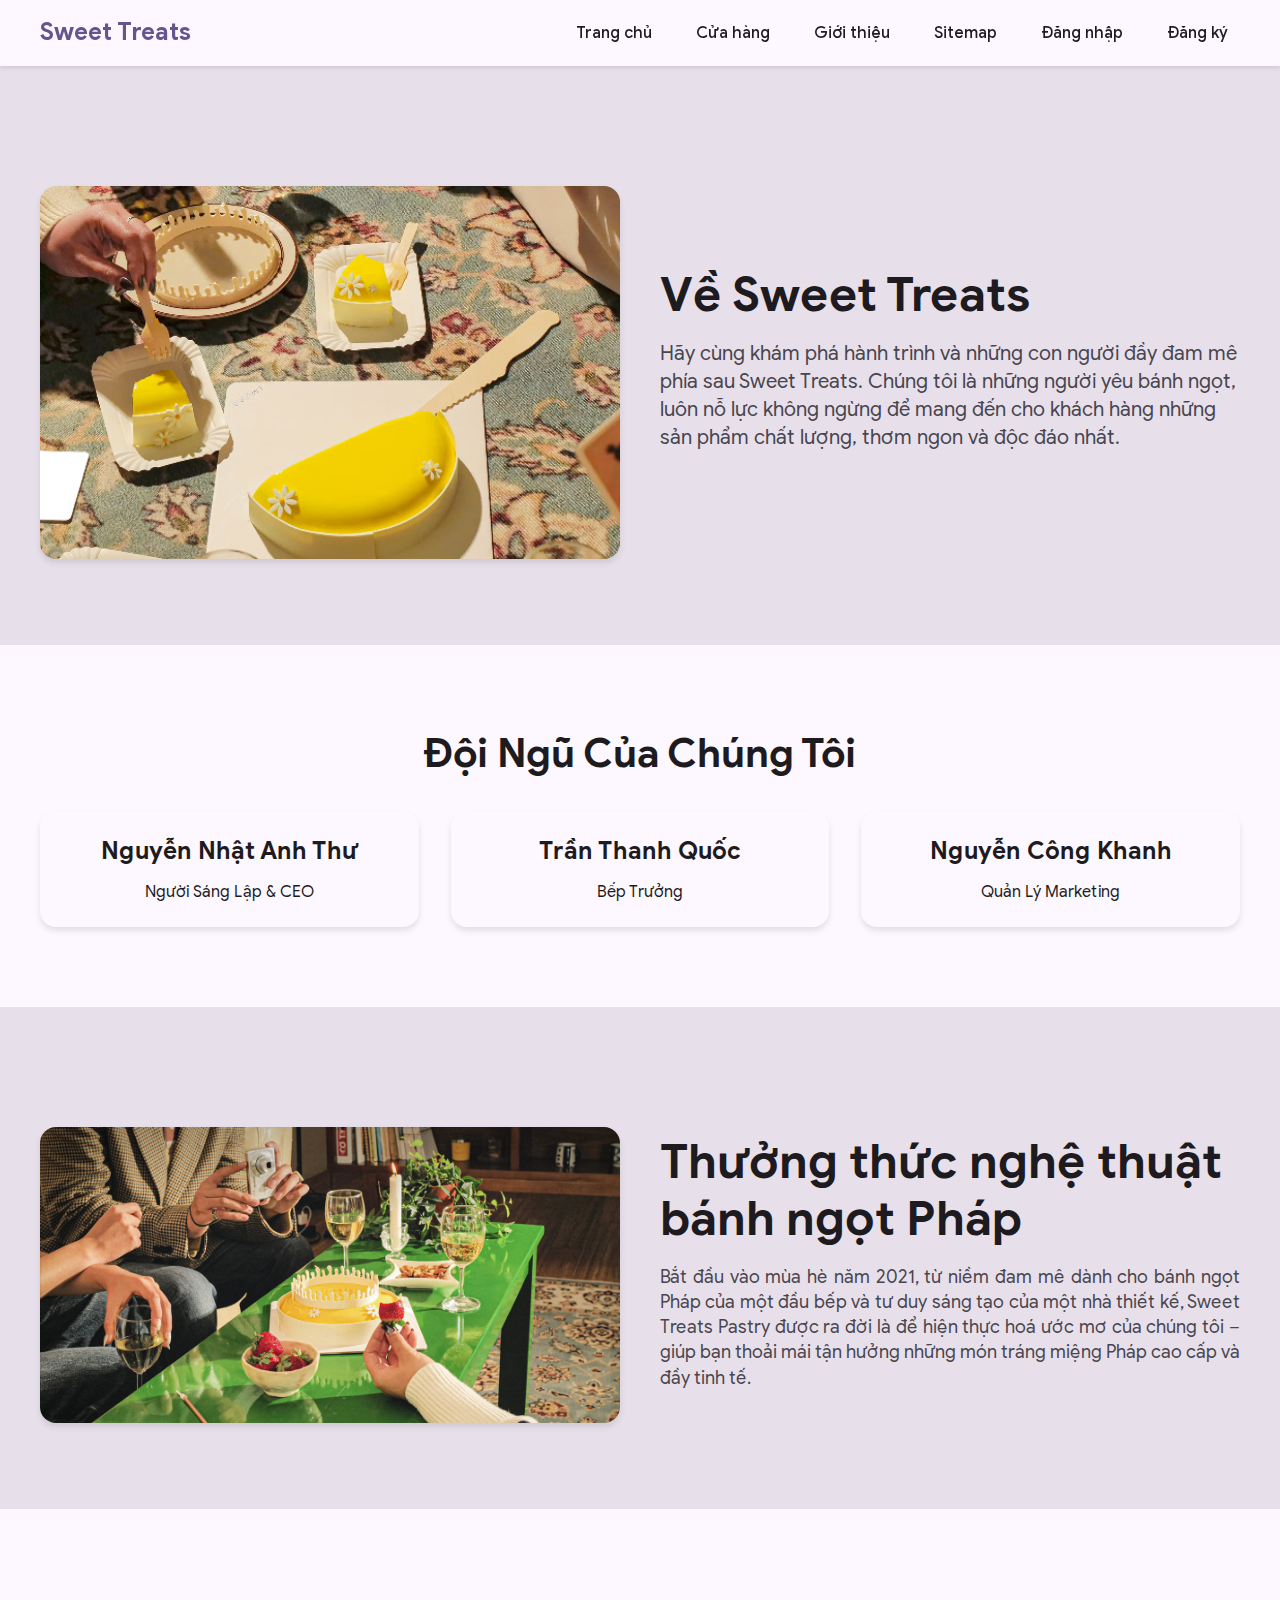
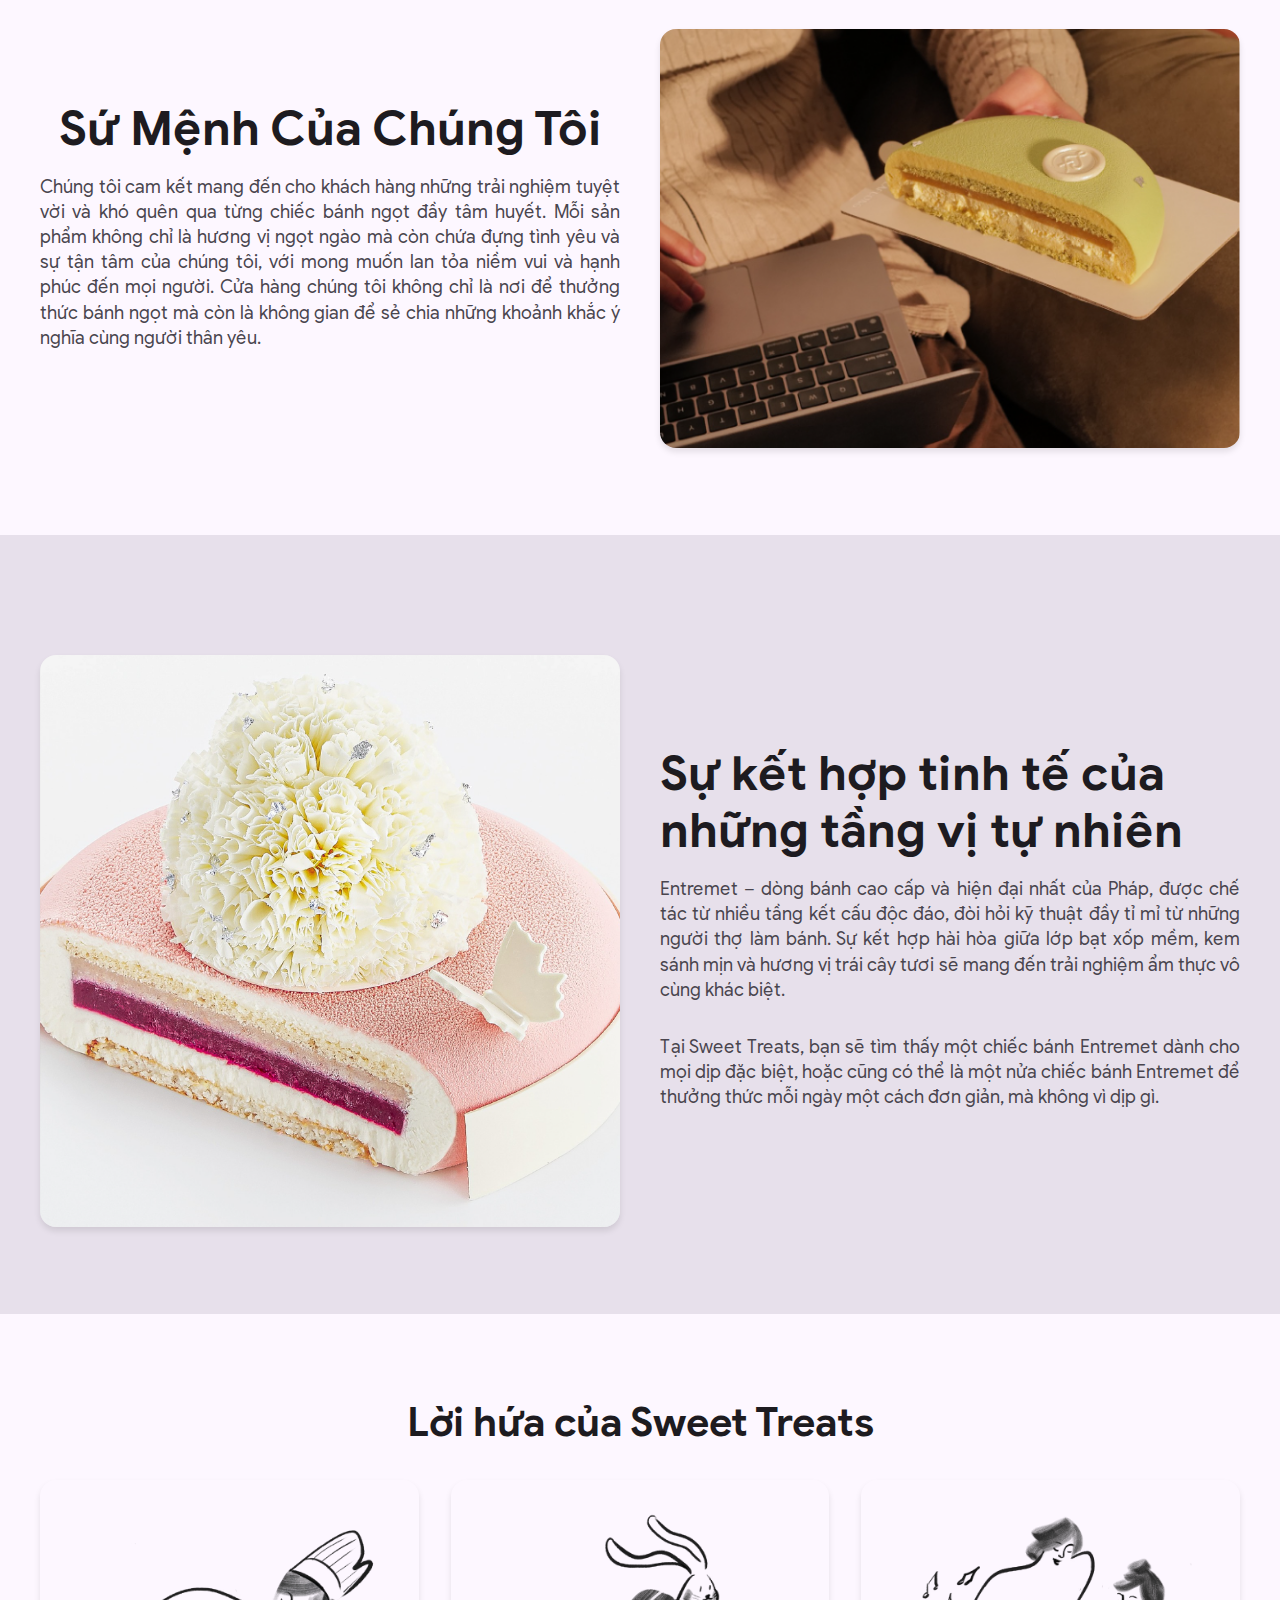
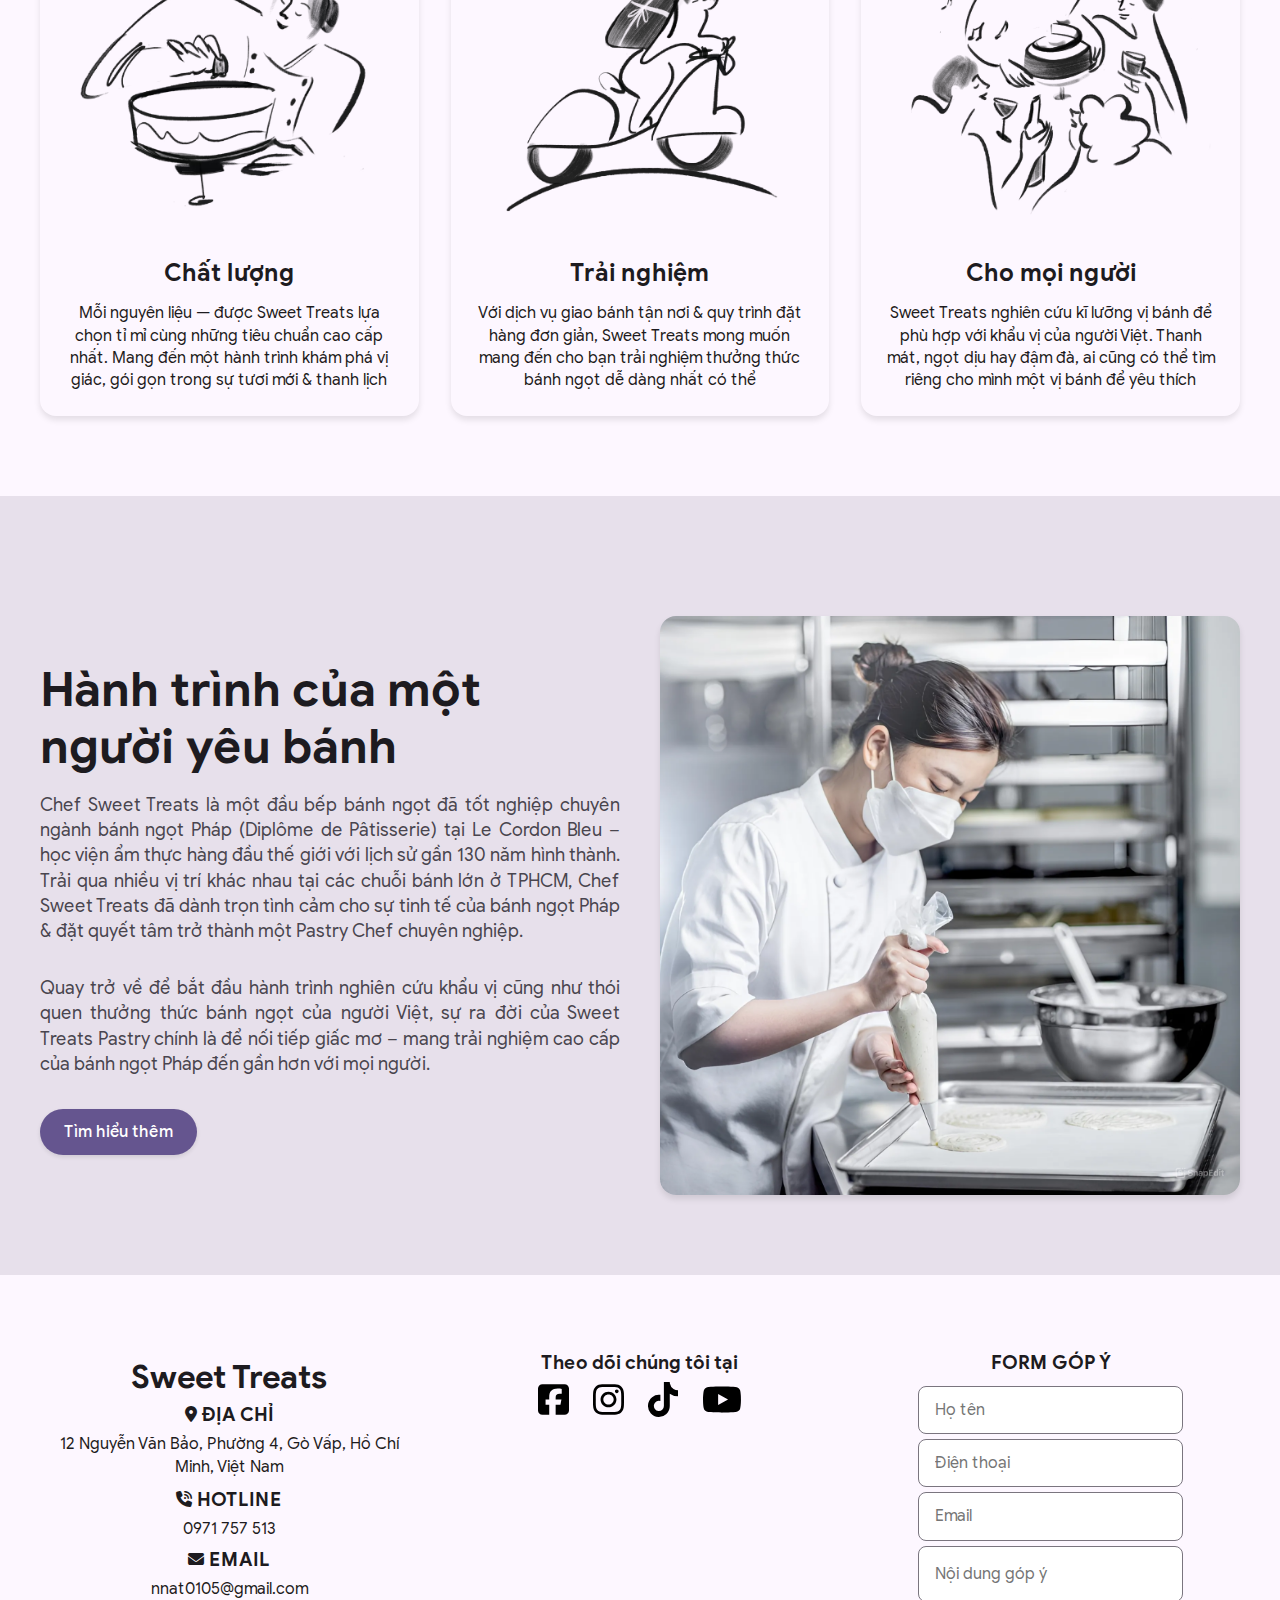
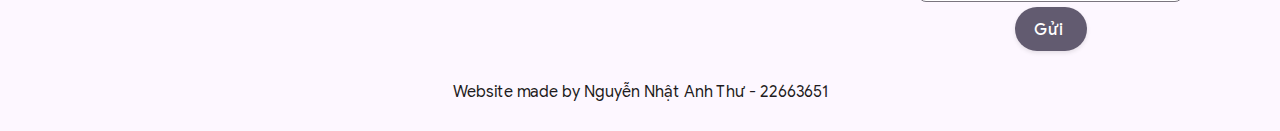
<file: about.html>
<!DOCTYPE html>
<html lang="vi">
  <head>
    <meta charset="UTF-8" />
    <meta name="viewport" content="width=device-width, initial-scale=1.0" />
    <title>Về Chúng Tôi - Sweet Treats</title>
    <link rel="stylesheet" href="styles/styles.css" />
    <link rel="stylesheet" href="styles/responsive.css" />
  </head>
  <body>
    <header class="app-bar">
      <div class="container">
        <h1 class="app-bar-title">Sweet Treats</h1>
        <nav>
          <button class="menu-toggle" aria-label="Toggle menu">
            <i class="fa-solid fa-bars"></i>
          </button>
          <ul class="nav-menu"></ul>
        </nav>
      </div>
    </header>

    <main>
      <section class="hero">
        <div class="container">
          <div class="hero-image">
            <img
              src="assets/images/about.png"
              alt="Đồ ngọt tuyệt vời"
              width="600"
              height="400"
            />
          </div>
          <div class="hero-content">
            <h2 class="hero-title">Về Sweet Treats</h2>
            <p class="hero-subtitle">
              Hãy cùng khám phá hành trình và những con người đầy đam mê phía sau Sweet Treats. Chúng tôi là những người yêu bánh ngọt, luôn nỗ lực không ngừng để mang đến cho khách hàng những sản phẩm chất lượng, thơm ngon và độc đáo nhất.
            </p>
          </div>
        </div>
      </section>

      <section class="features">
        <div class="container">
          <h2 class="section-title">Đội Ngũ Của Chúng Tôi</h2>
          <div class="feature-grid">
            <div class="feature-card">
              <h3>Nguyễn Nhật Anh Thư</h3>
              <p>Người Sáng Lập & CEO</p>
            </div>
            <div class="feature-card">
              <h3>Trần Thanh Quốc</h3>
              <p>Bếp Trưởng</p>
            </div>
            <div class="feature-card">
              <h3>Nguyễn Công Khanh</h3>
              <p>Quản Lý Marketing</p>
            </div>
          </div>
        </div>
      </section>
  
      <section class="hero">
        <div class="container">
          <div class="hero-image">
            <img
              src="assets/images/about1.png"
              alt="Đồ ngọt tuyệt vời"
              width="600"
              height="400"
            />
          </div>
          <div class="hero-content">
            <h4 class="hero-title">Thưởng thức nghệ thuật bánh ngọt Pháp</h4>
            <p class="hero-subtitle" style="text-align: justify; font-size: 18px">
              Bắt đầu vào mùa hè năm 2021, từ niềm đam mê dành cho bánh ngọt Pháp của một đầu bếp và tư duy sáng tạo của một nhà thiết kế, Sweet Treats Pastry được ra đời là để hiện thực hoá ước mơ của chúng tôi – giúp bạn thoải mái tận hưởng những món tráng miệng Pháp cao cấp và đầy tinh tế.
            </p>
            </div>
        </div>
      </section>

      <section class="hero" style="background-color: rgb(253,247,255);">
        <div class="container">
          <div class="hero-content">
            <h3 class="hero-title" style="text-align: center;">Sứ Mệnh Của Chúng Tôi</h3>
            <p class="hero-subtitle" style="text-align: justify; font-size: 18px">
              Chúng tôi cam kết mang đến cho khách hàng những trải nghiệm tuyệt vời và khó quên qua từng chiếc bánh ngọt đầy tâm huyết. Mỗi sản phẩm không chỉ là hương vị ngọt ngào mà còn chứa đựng tình yêu và sự tận tâm của chúng tôi, với mong muốn lan tỏa niềm vui và hạnh phúc đến mọi người. Cửa hàng chúng tôi không chỉ là nơi để thưởng thức bánh ngọt mà còn là không gian để sẻ chia những khoảnh khắc ý nghĩa cùng người thân yêu.
            </p>
        </div>
        <div class="hero-image">
          <img
            src="assets/images/sumenh.png"
            alt="Đồ ngọt tuyệt vời"
            width="600"
            height="400"
          />
        </div>
      </section>

      <section class="hero">
        <div class="container">
          <div class="hero-image">
            <img
              src="assets/images/about2.png"
              alt="Đồ ngọt tuyệt vời"
              width="600"
              height="400"
            />
          </div>
          <div class="hero-content">
            <h3 class="hero-title">Sự kết hợp tinh tế của những tầng vị tự nhiên</h3>
            <p class="hero-subtitle" style="text-align: justify; font-size: 18px">
              Entremet – dòng bánh cao cấp và hiện đại nhất của Pháp, được chế tác từ nhiều tầng kết cấu độc đáo, đòi hỏi kỹ thuật đầy tỉ mỉ từ những người thợ làm bánh. Sự kết hợp hài hòa giữa lớp bạt xốp mềm, kem sánh mịn và hương vị trái cây tươi sẽ mang đến trải nghiệm ẩm thực vô cùng khác biệt.
            <p class="hero-subtitle" style="text-align: justify; font-size: 18px;">
              Tại Sweet Treats, bạn sẽ tìm thấy một chiếc bánh Entremet dành cho mọi dịp đặc biệt, hoặc cũng có thể là một nửa chiếc bánh Entremet để thưởng thức mỗi ngày một cách đơn giản, mà không vì dịp gì.
            </p>
            </div>
        </div>
      </section>

      <section class="features">
        <div class="container">
          <h2 class="section-title">Lời hứa của Sweet Treats</h2>
          <div class="feature-grid">
            <div class="feature-card">
              <img src="assets/images/loihua1.png" alt="">
              <h3>Chất lượng</h3>
              <p>Mỗi nguyên liệu — được Sweet Treats lựa chọn tỉ mỉ cùng những tiêu chuẩn cao cấp nhất. Mang đến một hành trình khám phá vị giác, gói gọn trong sự tươi mới & thanh lịch</p>
            </div>
            <div class="feature-card">
              <img src="assets/images/loihua2.png" alt="">
              <h3>Trải nghiệm</h3>
              <p>Với dịch vụ giao bánh tận nơi & quy trình đặt hàng đơn giản, Sweet Treats mong muốn mang đến cho bạn trải nghiệm thưởng thức bánh ngọt dễ dàng nhất có thể</p>
            </div>
            <div class="feature-card">
              <img src="assets/images/loihua3.png" alt="">
              <h3>Cho mọi người</h3>
              <p>Sweet Treats nghiên cứu kĩ lưỡng vị bánh để phù hợp với khẩu vị của người Việt. Thanh mát, ngọt dịu hay đậm đà, ai cũng có thể tìm riêng cho mình một vị bánh để yêu thích</p>
            </div>
          </div>
        </div>
      </section>

      <section class="hero">
        <div class="container">
          <div class="hero-content">
            <h3 class="hero-title">Hành trình của một người yêu bánh</h3>
            <p class="hero-subtitle" style="text-align: justify; font-size: 18px">
              Chef Sweet Treats là một đầu bếp bánh ngọt đã tốt nghiệp chuyên ngành bánh ngọt Pháp (Diplôme de Pâtisserie) tại Le Cordon Bleu – học viện ẩm thực hàng đầu thế giới với lịch sử gần 130 năm hình thành. Trải qua nhiều vị trí khác nhau tại các chuỗi bánh lớn ở TPHCM, Chef Sweet Treats đã dành trọn tình cảm cho sự tinh tế của bánh ngọt Pháp & đặt quyết tâm trở thành một Pastry Chef chuyên nghiệp.
            <p class="hero-subtitle" style="text-align: justify; font-size: 18px;">
              Quay trở về để bắt đầu hành trình nghiên cứu khẩu vị cũng như thói quen thưởng thức bánh ngọt của người Việt, sự ra đời của Sweet Treats Pastry chính là để nối tiếp giấc mơ – mang trải nghiệm cao cấp của bánh ngọt Pháp đến gần hơn với mọi người.
            </p>
            <a href="#" class="btn btn-primary">Tìm hiểu thêm</a>
          </div>
          <div class="hero-image">
            <img
              src="assets/images/about3.jpeg"
              alt="Đồ ngọt tuyệt vời"
              width="600"
              height="400"
            />
          </div>
        </div>
      </section>
    </main>

    <footer>
      <section class="features" style="margin-top: -30px;">
        <div class="container">
          <div class="feature-grid">
            <div class="contact">
              <a href="index.html" style="text-decoration: none;"><h1>Sweet Treats</h1></a>
              <a href="https://www.google.com/maps/place/Tr%C6%B0%E1%BB%9Dng+%C4%90%E1%BA%A1i+h%E1%BB%8Dc+C%C3%B4ng+nghi%E1%BB%87p+TP.HCM/@10.8221589,106.6842705,17z/data=!3m1!4b1!4m6!3m5!1s0x3174deb3ef536f31:0x8b7bb8b7c956157b!8m2!3d10.8221589!4d106.6868454!16s%2Fm%2F02pyzdj?hl=vi-VN&entry=ttu&g_ep=EgoyMDI0MTAyOS4wIKXMDSoASAFQAw%3D%3D" style="text-decoration: none;">
                <div class="address" style="display: flex; align-items: center; justify-content: center;">
                  <i class="fa-solid fa-location-dot"></i>
                  <h3 style="margin-left: 5px; margin-top: 2px;">ĐỊA CHỈ</h3>
                </div>
                <p style="margin-top: 5px; margin-bottom: 7px;">12 Nguyễn Văn Bảo, Phường 4, Gò Vấp, Hồ Chí Minh, Việt Nam</p>
              </a>
              
              <a href="https://www.call.com/" style="text-decoration: none;">
                <div class="hotline" style="display: flex; margin-top: 5px; align-items: center; justify-content: center;">
                  <i class="fa-solid fa-phone-volume"></i>
                  <h3 style="margin-left: 5px; margin-top: 2px;">HOTLINE</h3>
                </div>
                <p style="margin-top: 5px;">0971 757 513</p>
              </a>
              
              <a href="https://mail.google.com/" style="text-decoration: none;">
                <div class="email" style="display: flex; margin-top: 5px; align-items: center; justify-content: center;">
                  <i class="fa-solid fa-envelope"></i>
                  <h3 style="margin-left: 5px; margin-top: 1px;">EMAIL</h3>
                </div>
                <p style="margin-top: 5px;">nnat0105@gmail.com</p>
              </a>
            </div>
        
            <div class="social">
              <h3 style="margin-top: -5px;">Theo dõi chúng tôi tại</h3>
              <div class="logo-social" style="text-align: center; margin-top: 5px;">
                <a href="https://www.facebook.com/"><img style="height: 35px; margin-right: 20px;" src="assets/icons/square-facebook-brands-solid.svg" alt=""></a>
                <a href="https://www.instagram.com/"><img style="height: 35px; margin-right: 20px;" src="assets/icons/instagram-brands-solid.svg" alt=""></a>
                <a href="https://www.tiktok.com/"><img style="height: 35px; margin-right: 20px;" src="assets/icons/tiktok-brands-solid.svg" alt=""></a>
                <a href="https://www.youtube.com/"><img style="height: 35px;" src="assets/icons/youtube-brands-solid.svg" alt=""></a>
              </div>
            </div>

            <div class="form">
              <h3 style="margin-top: -5px;">FORM GÓP Ý</h3>
              <form action="" style="margin-top: -15px;">
                <input id="txtHT" class="form-input" type="text" placeholder="Họ tên">
                <br>
                <input id="txtDT" class="form-input" style="margin-top: 5px;" type="phone" placeholder="Điện thoại">
                <br>
                <input id="txtEmail" class="form-input" style="margin-top: 5px;" type="text" placeholder="Email">
                <br>
                <input class="form-input" style="margin-top: 5px; height: 30px;" type="text" placeholder="Nội dung góp ý">
                <br>
                <a class="btn btn-secondary" style="margin-top: 5px; height: 20px;"><span style="margin-left: -5px; color: white;" id="btnSend">Gửi</span></a>
              </form>
            </div>
          </div>
        </div>
      </section>
      <p style="margin-top: -50px;">Website made by Nguyễn Nhật Anh Thư - 22663651</p>
    </footer>

    <script type="module" src="scripts/main.js"></script>
  </body>
</html>
</file>
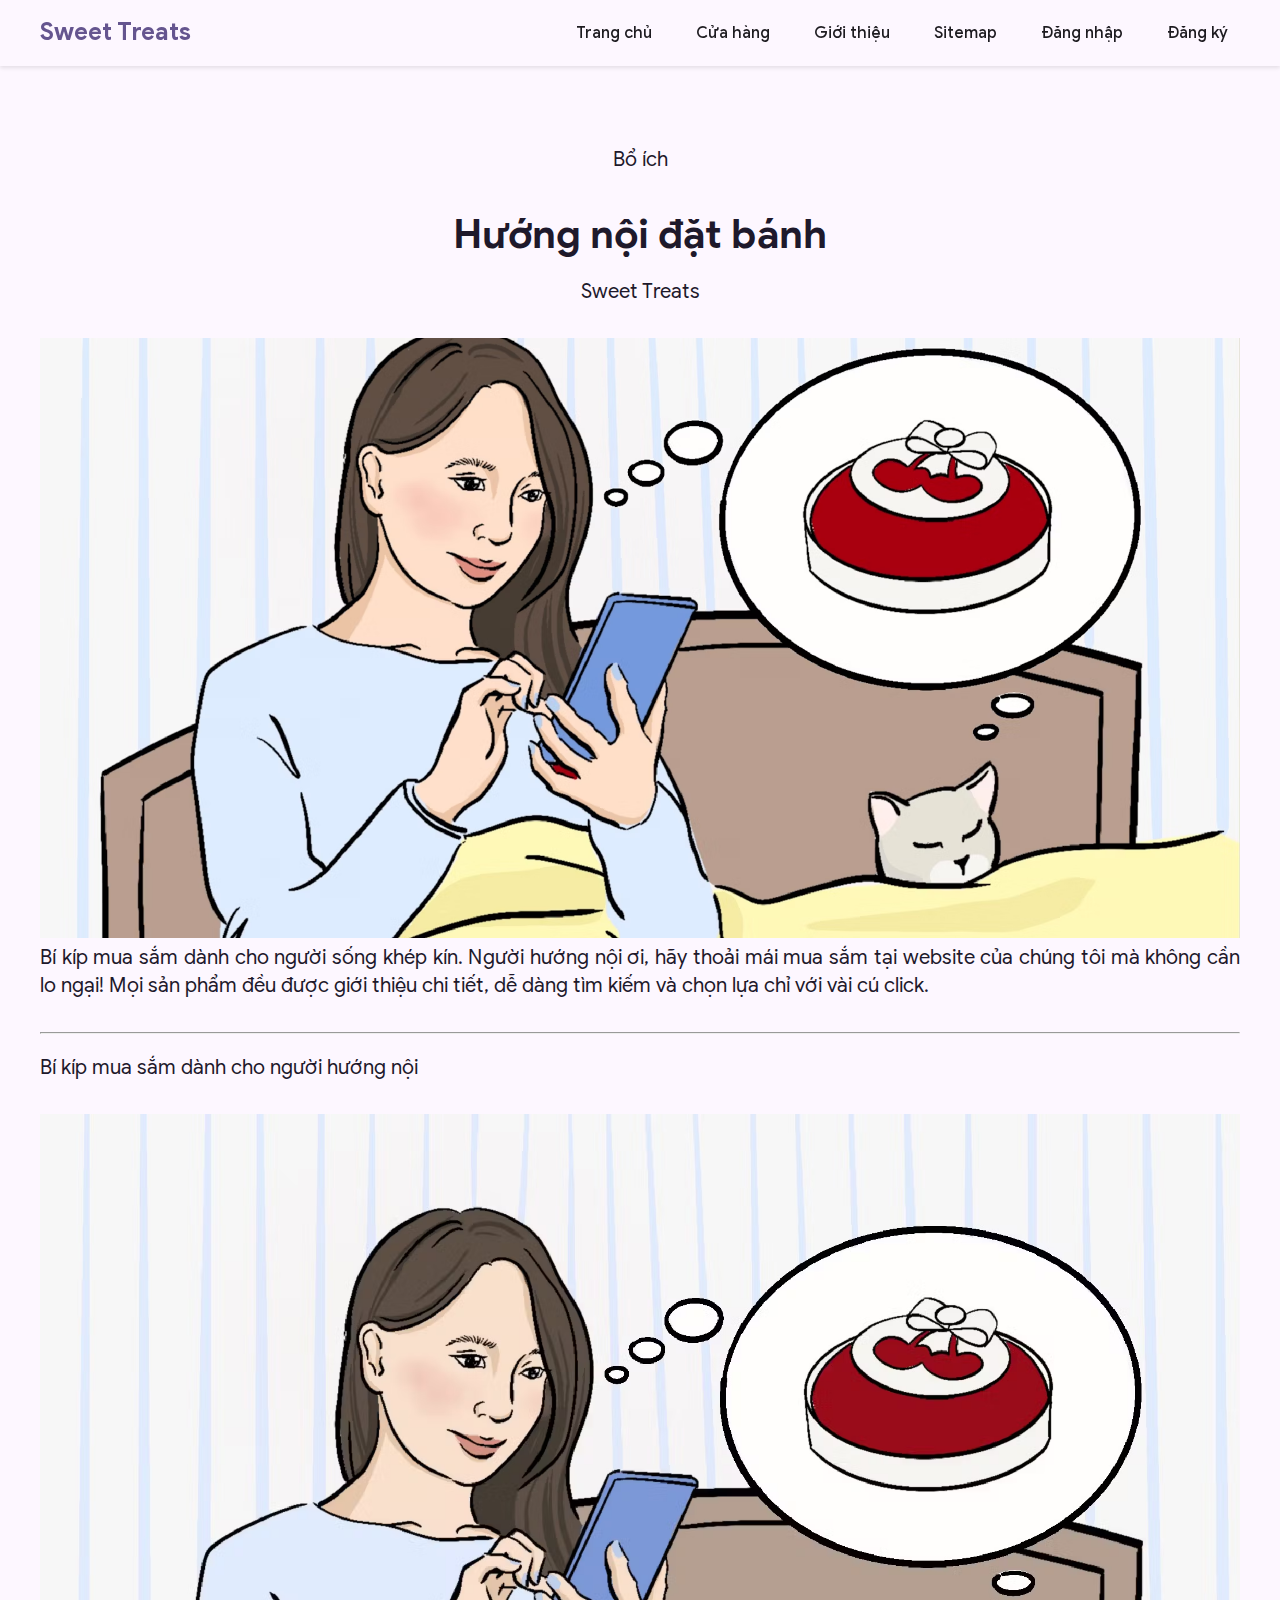
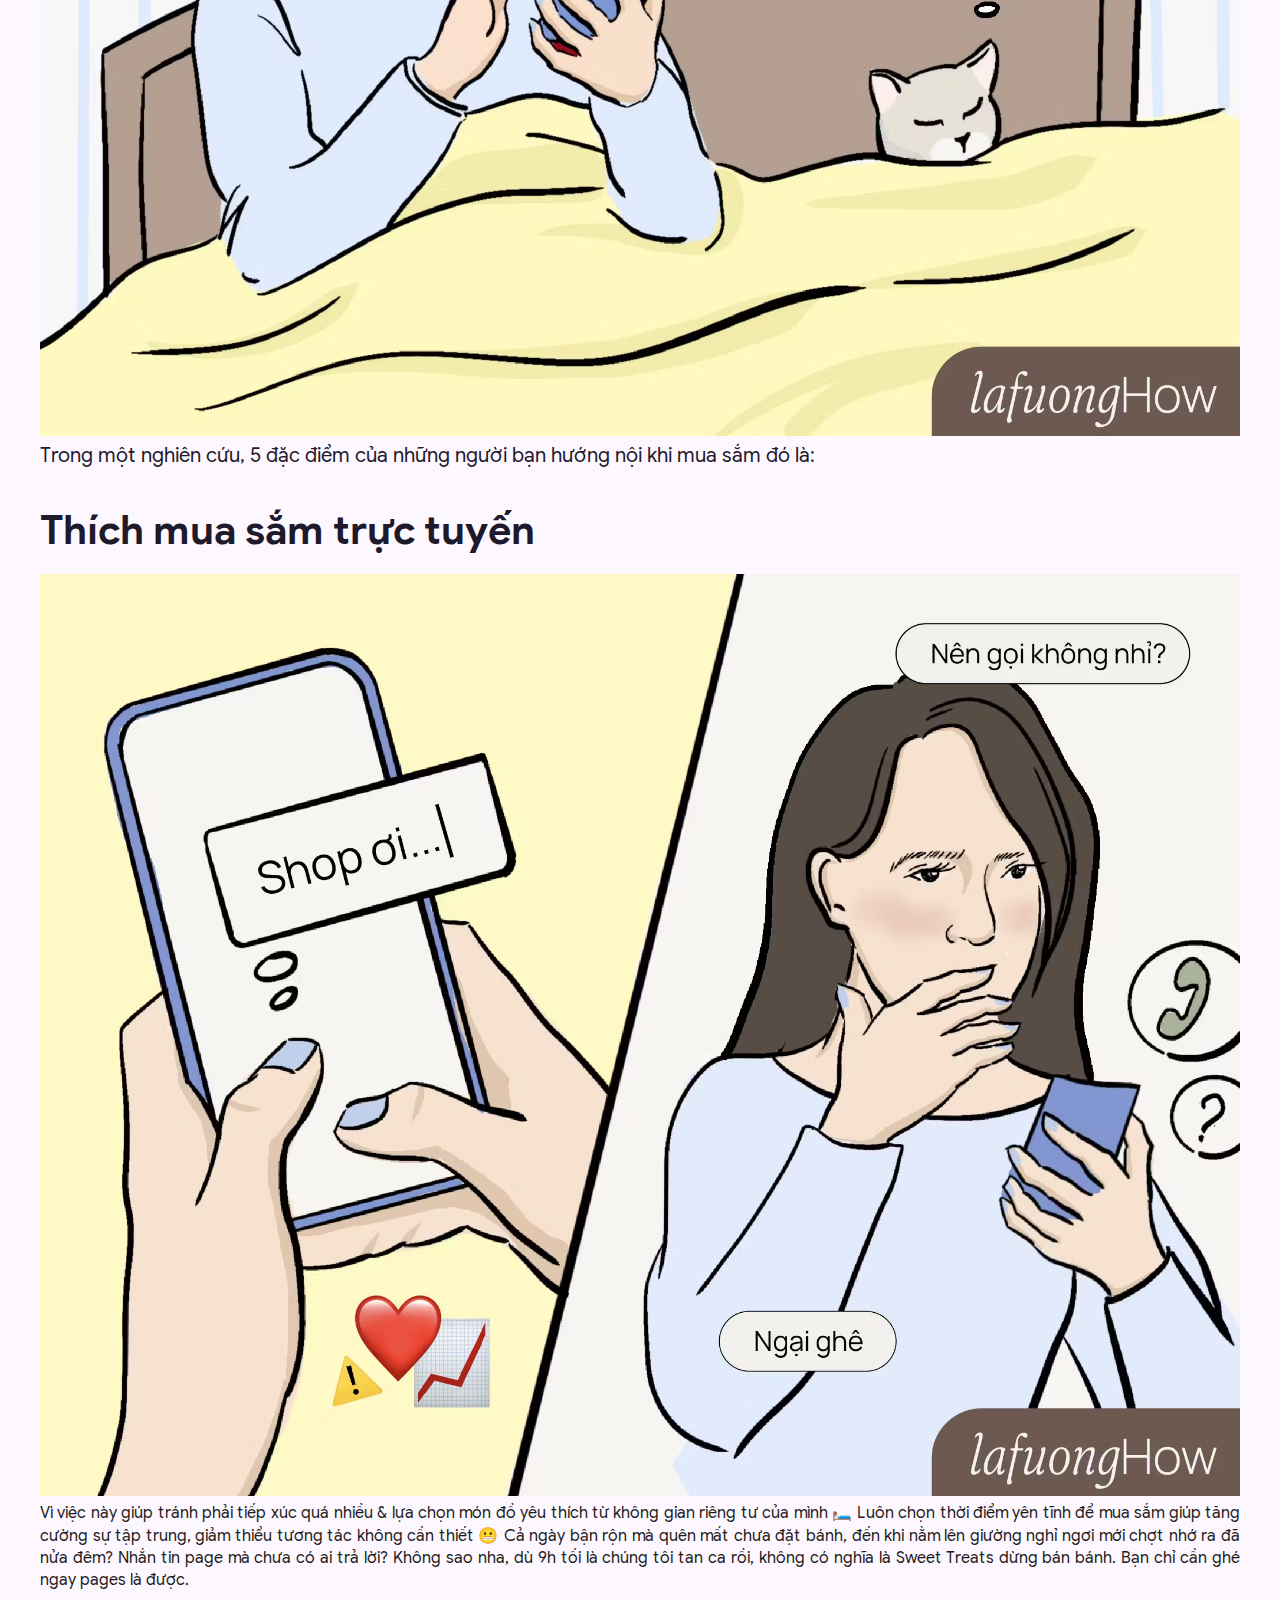
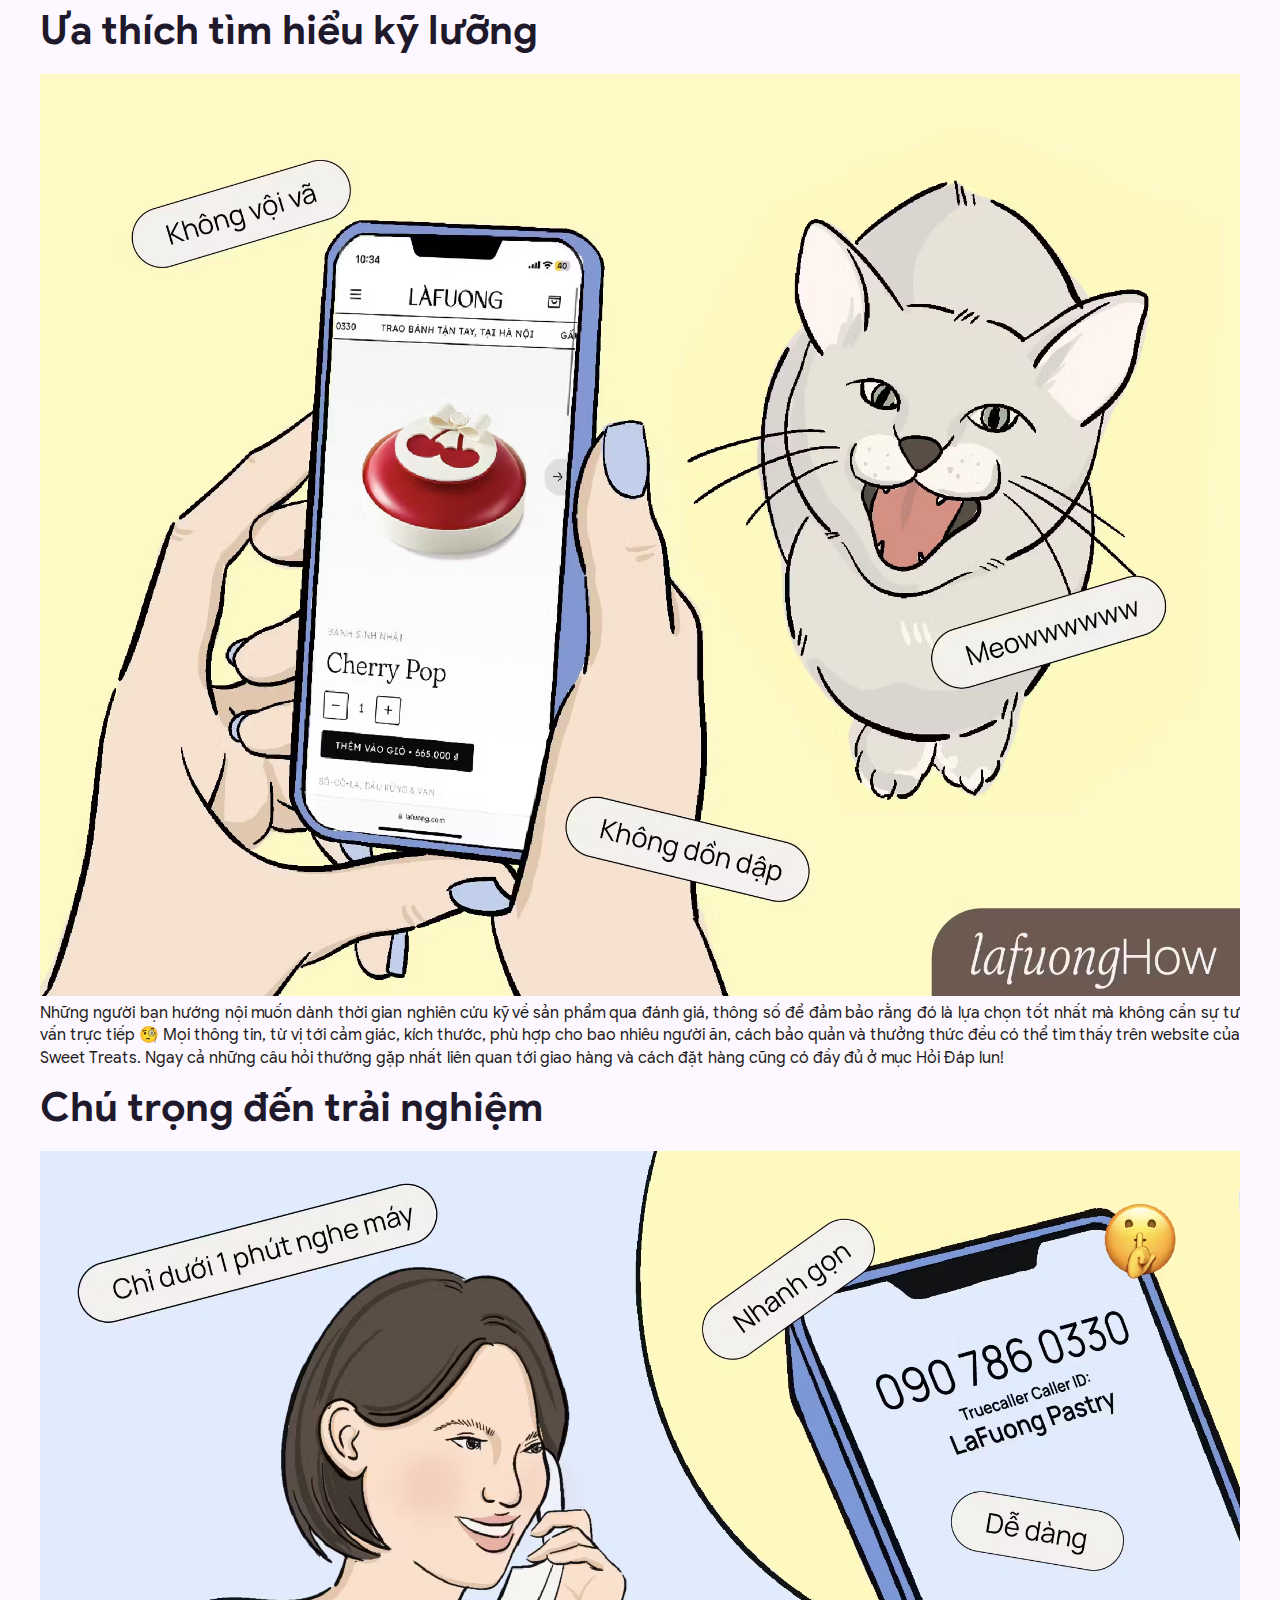
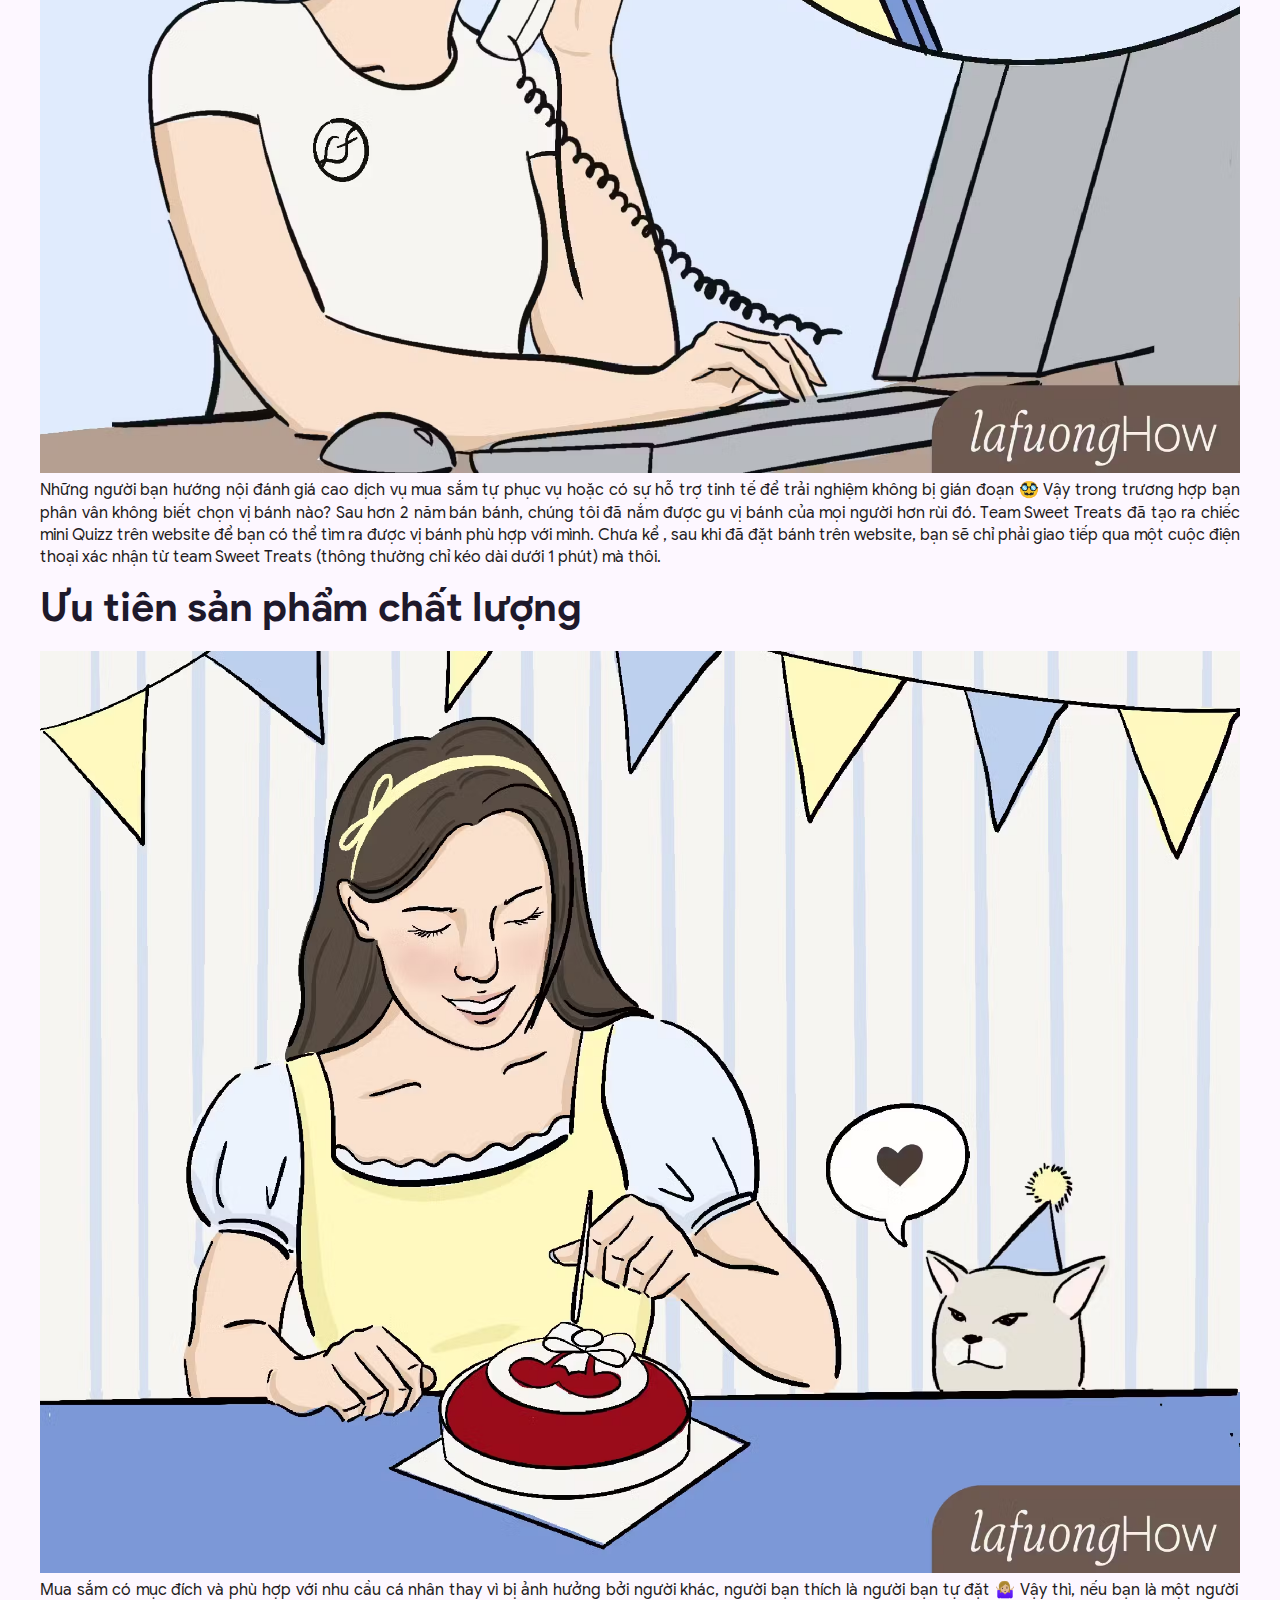
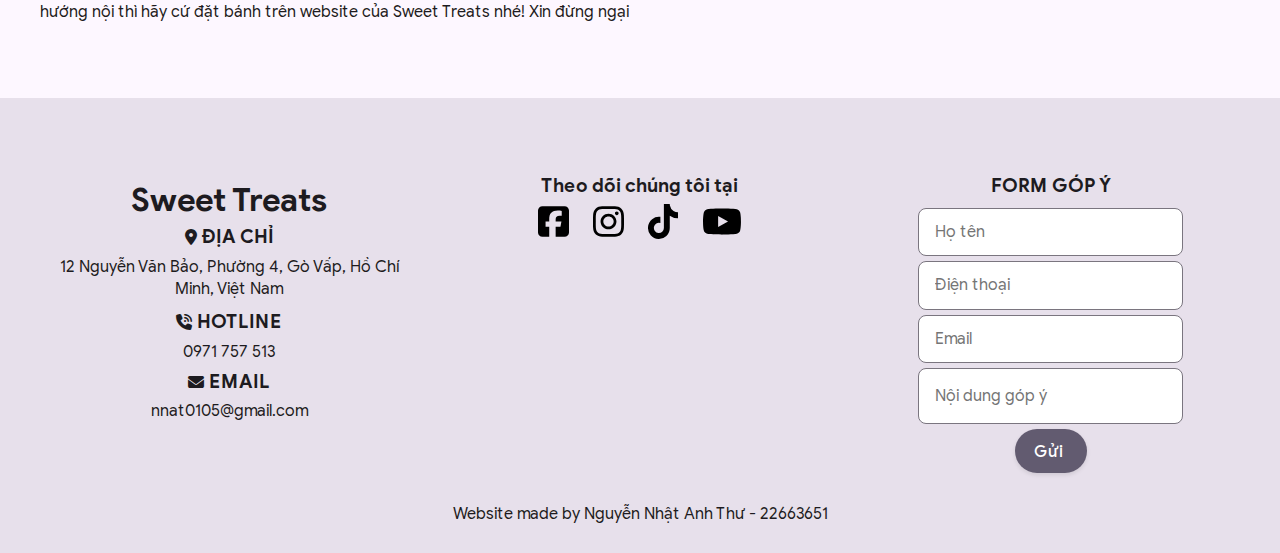
<file: blog1.html>
<!DOCTYPE html>
<html lang="vi">
  <head>
    <meta charset="UTF-8" />
    <meta name="viewport" content="width=device-width, initial-scale=1.0" />
    <title>Blog 1 - Sweet Treats</title>
    <link rel="stylesheet" href="styles/styles.css" />
    <link rel="stylesheet" href="styles/responsive.css" />
  </head>
  <body>
    <header class="app-bar">
      <div class="container">
        <h1 class="app-bar-title">Sweet Treats</h1>
        <nav>
          <button class="menu-toggle" aria-label="Toggle menu">
            <i class="fa-solid fa-bars"></i>
          </button>
          <ul class="nav-menu"></ul>
        </nav>
      </div>
    </header>

    <main>
        <section class="cta"  style="background-color: rgb(253,247,255); text-align: justify;">
            <div class="container">
              <div class="text-order">
                <p class="cta-text" style="text-align: center;">Bổ ích</p>
                <h2 class="cta-title" style="text-align: center;">Hướng nội đặt bánh</h2>
                <p class="cta-text" style="text-align: center;">Sweet Treats</p>
                <img src="assets/images/blog1.png" alt="" width="100%" height="auto">
                <p class="cta-text" style="text-align: justify;">
                  Bí kíp mua sắm dành cho người sống khép kín. Người hướng nội ơi, hãy thoải mái mua sắm tại website của chúng tôi mà không cần lo ngại! Mọi sản phẩm đều được giới thiệu chi tiết, dễ dàng tìm kiếm và chọn lựa chỉ với vài cú click.
                </p>
                <hr>
                <p class="cta-text" style="margin-top: 20px;">Bí kíp mua sắm dành cho người hướng nội</p>
                <img src="assets/images/blog1-1.png" alt="" width="100%" height="auto">
                <p class="cta-text">Trong một nghiên cứu, 5 đặc điểm của những người bạn hướng nội khi mua sắm đó là:</p>
                <h2 class="cta-title">Thích mua sắm trực tuyến</h2>
                <img src="assets/images/blog1-2.png" alt="" width="100%" height="auto">
                <p>Vì việc này giúp tránh phải tiếp xúc quá nhiều & lựa chọn món đồ yêu thích từ không gian riêng tư của mình 🛏️ Luôn chọn thời điểm yên tĩnh để mua sắm giúp tăng cường sự tập trung, giảm thiểu tương tác không cần thiết 😬

                  Cả ngày bận rộn mà quên mất chưa đặt bánh, đến khi nằm lên giường nghỉ ngơi mới chợt nhớ ra đã nửa đêm? Nhắn tin page mà chưa có ai trả lời? Không sao nha, dù 9h tối là chúng tôi tan ca rồi, không có nghĩa là Sweet Treats dừng bán bánh. Bạn chỉ cần ghé ngay pages là được.
                </p>
                <h2 class="cta-title" style="margin-top: 10px;">Ưa thích tìm hiểu kỹ lưỡng</h2>
                <img src="assets/images/blog1-3.png" alt="" width="100%" height="auto">
                <p>Những người bạn hướng nội muốn dành thời gian nghiên cứu kỹ về sản phẩm qua đánh giá, thông số để đảm bảo rằng đó là lựa chọn tốt nhất mà không cần sự tư vấn trực tiếp 🧐

                  Mọi thông tin, từ vị tới cảm giác, kích thước, phù hợp cho bao nhiêu người ăn, cách bảo quản và thưởng thức đều có thể tìm thấy trên website của Sweet Treats. Ngay cả những câu hỏi thường gặp nhất liên quan tới giao hàng và cách đặt hàng cũng có đầy đủ ở mục Hỏi Đáp lun!
                </p>
                <h2 class="cta-title" style="margin-top: 10px;">Chú trọng đến trải nghiệm</h2>
                <img src="assets/images/blog1-4.png" alt="" width="100%" height="auto">
                <p>Những người bạn hướng nội đánh giá cao dịch vụ mua sắm tự phục vụ hoặc có sự hỗ trợ tinh tế để trải nghiệm không bị gián đoạn 🥸 Vậy trong trương hợp bạn phân vân không biết chọn vị bánh nào?

                  Sau hơn 2 năm bán bánh, chúng tôi đã nắm được gu vị bánh của mọi người hơn rùi đó. Team Sweet Treats đã tạo ra chiếc mini Quizz trên website để bạn có thể tìm ra được vị bánh phù hợp với mình. Chưa kể , sau khi đã đặt bánh trên website, bạn sẽ chỉ phải giao tiếp qua một cuộc điện thoại xác nhận từ team Sweet Treats (thông thường chỉ kéo dài dưới 1 phút) mà thôi.                
                </p>
                <h2 class="cta-title" style="margin-top: 10px;">Ưu tiên sản phẩm chất lượng</h2>
                <img src="assets/images/blog1-5.png" alt="" width="100%" height="auto">
                <p>Mua sắm có mục đích và phù hợp với nhu cầu cá nhân thay vì bị ảnh hưởng bởi người khác, người bạn thích là người bạn tự đặt 🤷🏼‍♀️

                  Vậy thì, nếu bạn là một người hướng nội thì hãy cứ đặt bánh trên website của Sweet Treats nhé! Xin đừng ngại                
                </p>
              </div>
            </div>
          </section>
    </main>

    <footer>
      <section class="features" style="margin-top: -30px; background-color: var(--md-sys-color-surface-variant);">
        <div class="container">
          <div class="feature-grid">
            <div class="contact">
              <a href="index.html" style="text-decoration: none;"><h1>Sweet Treats</h1></a>
              <a href="https://www.google.com/maps/place/Tr%C6%B0%E1%BB%9Dng+%C4%90%E1%BA%A1i+h%E1%BB%8Dc+C%C3%B4ng+nghi%E1%BB%87p+TP.HCM/@10.8221589,106.6842705,17z/data=!3m1!4b1!4m6!3m5!1s0x3174deb3ef536f31:0x8b7bb8b7c956157b!8m2!3d10.8221589!4d106.6868454!16s%2Fm%2F02pyzdj?hl=vi-VN&entry=ttu&g_ep=EgoyMDI0MTAyOS4wIKXMDSoASAFQAw%3D%3D" style="text-decoration: none;">
                <div class="address" style="display: flex; align-items: center; justify-content: center;">
                  <i class="fa-solid fa-location-dot"></i>
                  <h3 style="margin-left: 5px; margin-top: 2px;">ĐỊA CHỈ</h3>
                </div>
                <p style="margin-top: 5px; margin-bottom: 7px;">12 Nguyễn Văn Bảo, Phường 4, Gò Vấp, Hồ Chí Minh, Việt Nam</p>
              </a>
              
              <a href="https://www.call.com/" style="text-decoration: none;">
                <div class="hotline" style="display: flex; margin-top: 5px; align-items: center; justify-content: center;">
                  <i class="fa-solid fa-phone-volume"></i>
                  <h3 style="margin-left: 5px; margin-top: 2px;">HOTLINE</h3>
                </div>
                <p style="margin-top: 5px;">0971 757 513</p>
              </a>
              
              <a href="https://mail.google.com/" style="text-decoration: none;">
                <div class="email" style="display: flex; margin-top: 5px; align-items: center; justify-content: center;">
                  <i class="fa-solid fa-envelope"></i>
                  <h3 style="margin-left: 5px; margin-top: 1px;">EMAIL</h3>
                </div>
                <p style="margin-top: 5px;">nnat0105@gmail.com</p>
              </a>
            </div>
        
            <div class="social">
              <h3 style="margin-top: -5px;">Theo dõi chúng tôi tại</h3>
              <div class="logo-social" style="text-align: center; margin-top: 5px;">
                <a href="https://www.facebook.com/"><img style="height: 35px; margin-right: 20px;" src="assets/icons/square-facebook-brands-solid.svg" alt=""></a>
                <a href="https://www.instagram.com/"><img style="height: 35px; margin-right: 20px;" src="assets/icons/instagram-brands-solid.svg" alt=""></a>
                <a href="https://www.tiktok.com/"><img style="height: 35px; margin-right: 20px;" src="assets/icons/tiktok-brands-solid.svg" alt=""></a>
                <a href="https://www.youtube.com/"><img style="height: 35px;" src="assets/icons/youtube-brands-solid.svg" alt=""></a>
              </div>
            </div>

            <div class="form">
              <h3 style="margin-top: -5px;">FORM GÓP Ý</h3>
              <form action="" style="margin-top: -15px;">
                <input id="txtHT" class="form-input" type="text" placeholder="Họ tên">
                <br>
                <input id="txtDT" class="form-input" style="margin-top: 5px;" type="phone" placeholder="Điện thoại">
                <br>
                <input id="txtEmail" class="form-input" style="margin-top: 5px;" type="text" placeholder="Email">
                <br>
                <input class="form-input" style="margin-top: 5px; height: 30px;" type="text" placeholder="Nội dung góp ý">
                <br>
                <a class="btn btn-secondary" style="margin-top: 5px; height: 20px;"><span style="margin-left: -5px; color: white;" id="btnSend">Gửi</span></a>
              </form>
            </div>
          </div>
        </div>
      </section>
      <p style="margin-top: -50px;">Website made by Nguyễn Nhật Anh Thư - 22663651</p>
    </footer>

    <script type="module" src="scripts/main.js"></script>
  </body>
</html>
</file>
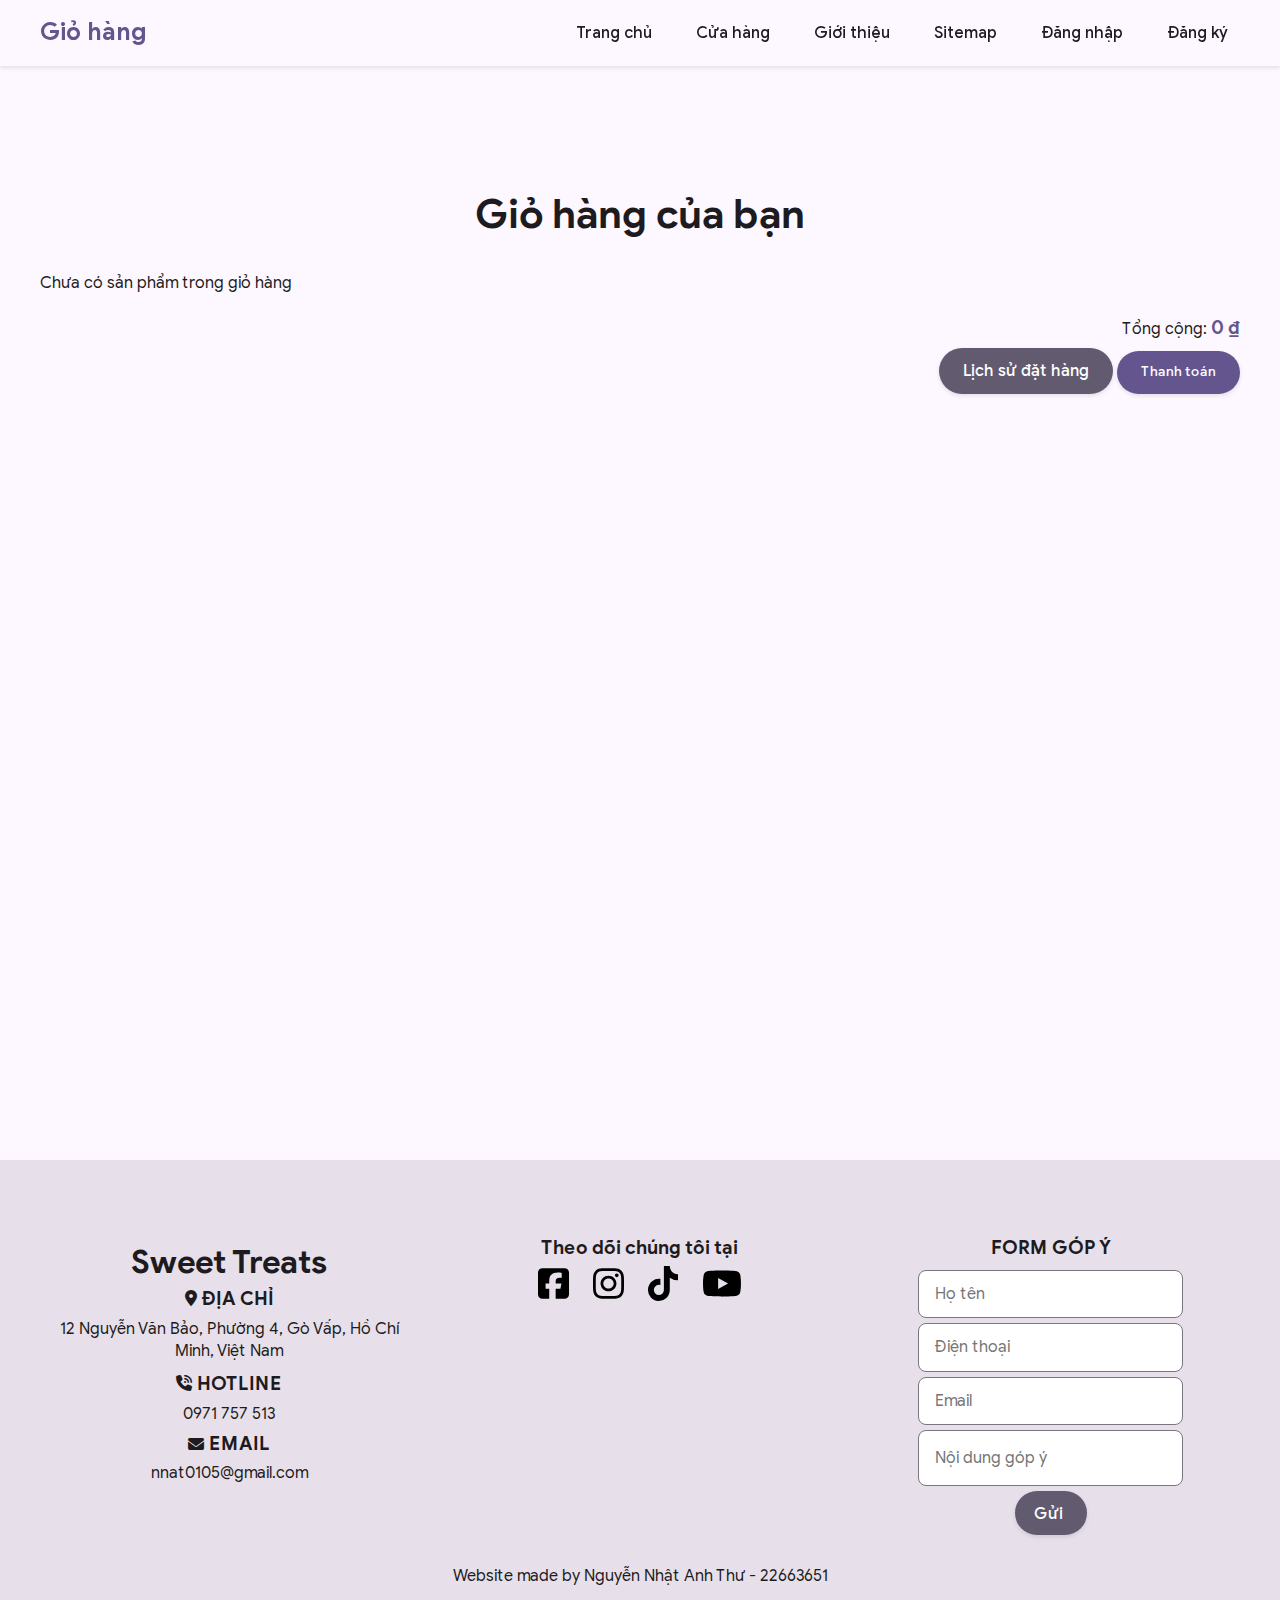
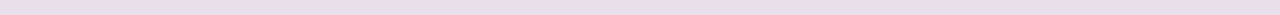
<file: cart.html>
<!DOCTYPE html>
<html lang="vi">
  <head>
    <meta charset="UTF-8" />
    <meta name="viewport" content="width=device-width, initial-scale=1.0" />
    <title>Giỏ hàng</title>
    <link rel="stylesheet" href="styles/styles.css" />
  </head>
  <body>
    <header class="app-bar">
      <div class="container">
        <h1 class="app-bar-title">Giỏ hàng</h1>
        <nav>
          <ul class="nav-menu">
            <li><a href="index.html" class="nav-link">Trang chủ</a></li>
          </ul>
        </nav>
      </div>
    </header>

    <main class="cart-page">
      <div class="container">
        <h2 class="section-title">Giỏ hàng của bạn</h2>
        <section id="cart-items"></section>
        <div id="cart-summary">
          <p>Tổng cộng: <span id="cart-total">0 ₫</span></p>
          <a href="history.html" class="btn btn-secondary">Lịch sử đặt hàng</a>
          <button id="checkout-btn" class="btn btn-primary">Thanh toán</button>
        </div>
      </div>

      <!-- Add modal HTML -->
      <div id="checkout-modal" class="modal">
        <div class="modal-overlay"></div>
        <div class="modal-container">
          <div class="modal-header">
            <h3>Shipping Information</h3>
            <button class="modal-close-btn" aria-label="Close modal">
              &times;
            </button>
          </div>
          <div class="modal-content">
            <form id="shipping-form" class="form">
              <div class="form-group">
                <label for="fullName">Họ tên *</label>
                <input
                  type="text"
                  id="fullName"
                  name="fullName"
                  required
                  minlength="2"
                  pattern="[A-Za-zÀ-ỹ\s]+"
                  title="Vui lòng nhập một tên hợp lệ (chỉ bao gồm chữ cái và khoảng trắng)"
                />
                <span class="error-message"
                  >Vui lòng nhập một tên hợp lệ (tối thiểu 2 ký tự, chỉ bao gồm chữ cái)</span
                >
              </div>
              <div class="form-group">
                <label for="phone">Số điện thoại *</label>
                <input
                  type="tel"
                  id="phone"
                  name="phone"
                  required
                  pattern="[0-9]{10}"
                  title="Vui lòng nhập một số điện thoại hợp lệ gồm 10 chữ số"
                />
                <span class="error-message"
                  >Vui lòng nhập một số điện thoại hợp lệ gồm 10 chữ số</span
                >
              </div>
              <div class="form-group">
                <label for="address">Địa chỉ giao hàng *</label>
                <textarea
                  id="address"
                  name="address"
                  required
                  minlength="10"
                  title="Vui lòng nhập đầy đủ địa chỉ giao hàng của bạn"
                ></textarea>
                <span class="error-message"
                  >Vui lòng nhập một địa chỉ giao hàng hợp lệ (tối thiểu 10 ký tự).</span
                >
              </div>
              <div class="form-group">
                <label for="note">Ghi chú</label>
                <textarea id="note" name="note"></textarea>
              </div>
              <button type="submit" class="btn btn-primary">
                Xác nhận đặt hàng
              </button>
            </form>
          </div>
        </div>
      </div>
    </main>

    <footer>
      <section class="features" style="margin-top: -30px; background-color: var(--md-sys-color-surface-variant);">
        <div class="container">
          <div class="feature-grid">
            <div class="contact">
              <a href="index.html" style="text-decoration: none;"><h1>Sweet Treats</h1></a>
              <a href="https://www.google.com/maps/place/Tr%C6%B0%E1%BB%9Dng+%C4%90%E1%BA%A1i+h%E1%BB%8Dc+C%C3%B4ng+nghi%E1%BB%87p+TP.HCM/@10.8221589,106.6842705,17z/data=!3m1!4b1!4m6!3m5!1s0x3174deb3ef536f31:0x8b7bb8b7c956157b!8m2!3d10.8221589!4d106.6868454!16s%2Fm%2F02pyzdj?hl=vi-VN&entry=ttu&g_ep=EgoyMDI0MTAyOS4wIKXMDSoASAFQAw%3D%3D" style="text-decoration: none;">
                <div class="address" style="display: flex; align-items: center; justify-content: center;">
                  <i class="fa-solid fa-location-dot"></i>
                  <h3 style="margin-left: 5px; margin-top: 2px;">ĐỊA CHỈ</h3>
                </div>
                <p style="margin-top: 5px; margin-bottom: 7px;">12 Nguyễn Văn Bảo, Phường 4, Gò Vấp, Hồ Chí Minh, Việt Nam</p>
              </a>
              
              <a href="https://www.call.com/" style="text-decoration: none;">
                <div class="hotline" style="display: flex; margin-top: 5px; align-items: center; justify-content: center;">
                  <i class="fa-solid fa-phone-volume"></i>
                  <h3 style="margin-left: 5px; margin-top: 2px;">HOTLINE</h3>
                </div>
                <p style="margin-top: 5px;">0971 757 513</p>
              </a>
              
              <a href="https://mail.google.com/" style="text-decoration: none;">
                <div class="email" style="display: flex; margin-top: 5px; align-items: center; justify-content: center;">
                  <i class="fa-solid fa-envelope"></i>
                  <h3 style="margin-left: 5px; margin-top: 1px;">EMAIL</h3>
                </div>
                <p style="margin-top: 5px;">nnat0105@gmail.com</p>
              </a>
            </div>
        
            <div class="social">
              <h3 style="margin-top: -5px;">Theo dõi chúng tôi tại</h3>
              <div class="logo-social" style="text-align: center; margin-top: 5px;">
                <a href="https://www.facebook.com/"><img style="height: 35px; margin-right: 20px;" src="assets/icons/square-facebook-brands-solid.svg" alt=""></a>
                <a href="https://www.instagram.com/"><img style="height: 35px; margin-right: 20px;" src="assets/icons/instagram-brands-solid.svg" alt=""></a>
                <a href="https://www.tiktok.com/"><img style="height: 35px; margin-right: 20px;" src="assets/icons/tiktok-brands-solid.svg" alt=""></a>
                <a href="https://www.youtube.com/"><img style="height: 35px;" src="assets/icons/youtube-brands-solid.svg" alt=""></a>
              </div>
            </div>

            <div class="form">
              <h3 style="margin-top: -5px;">FORM GÓP Ý</h3>
              <form action="" style="margin-top: -15px;">
                <input id="txtHT" class="form-input" type="text" placeholder="Họ tên">
                <br>
                <input id="txtDT" class="form-input" style="margin-top: 5px;" type="phone" placeholder="Điện thoại">
                <br>
                <input id="txtEmail" class="form-input" style="margin-top: 5px;" type="text" placeholder="Email">
                <br>
                <input class="form-input" style="margin-top: 5px; height: 30px;" type="text" placeholder="Nội dung góp ý">
                <br>
                <a class="btn btn-secondary" style="margin-top: 5px; height: 20px;"><span style="margin-left: -5px; color: white;" id="btnSend">Gửi</span></a>
              </form>
            </div>
          </div>
        </div>
      </section>
      <p style="margin-top: -50px;">Website made by Nguyễn Nhật Anh Thư - 22663651</p>
    </footer>

    <script type="module" src="scripts/main.js"></script>
  </body>
</html>
</file>
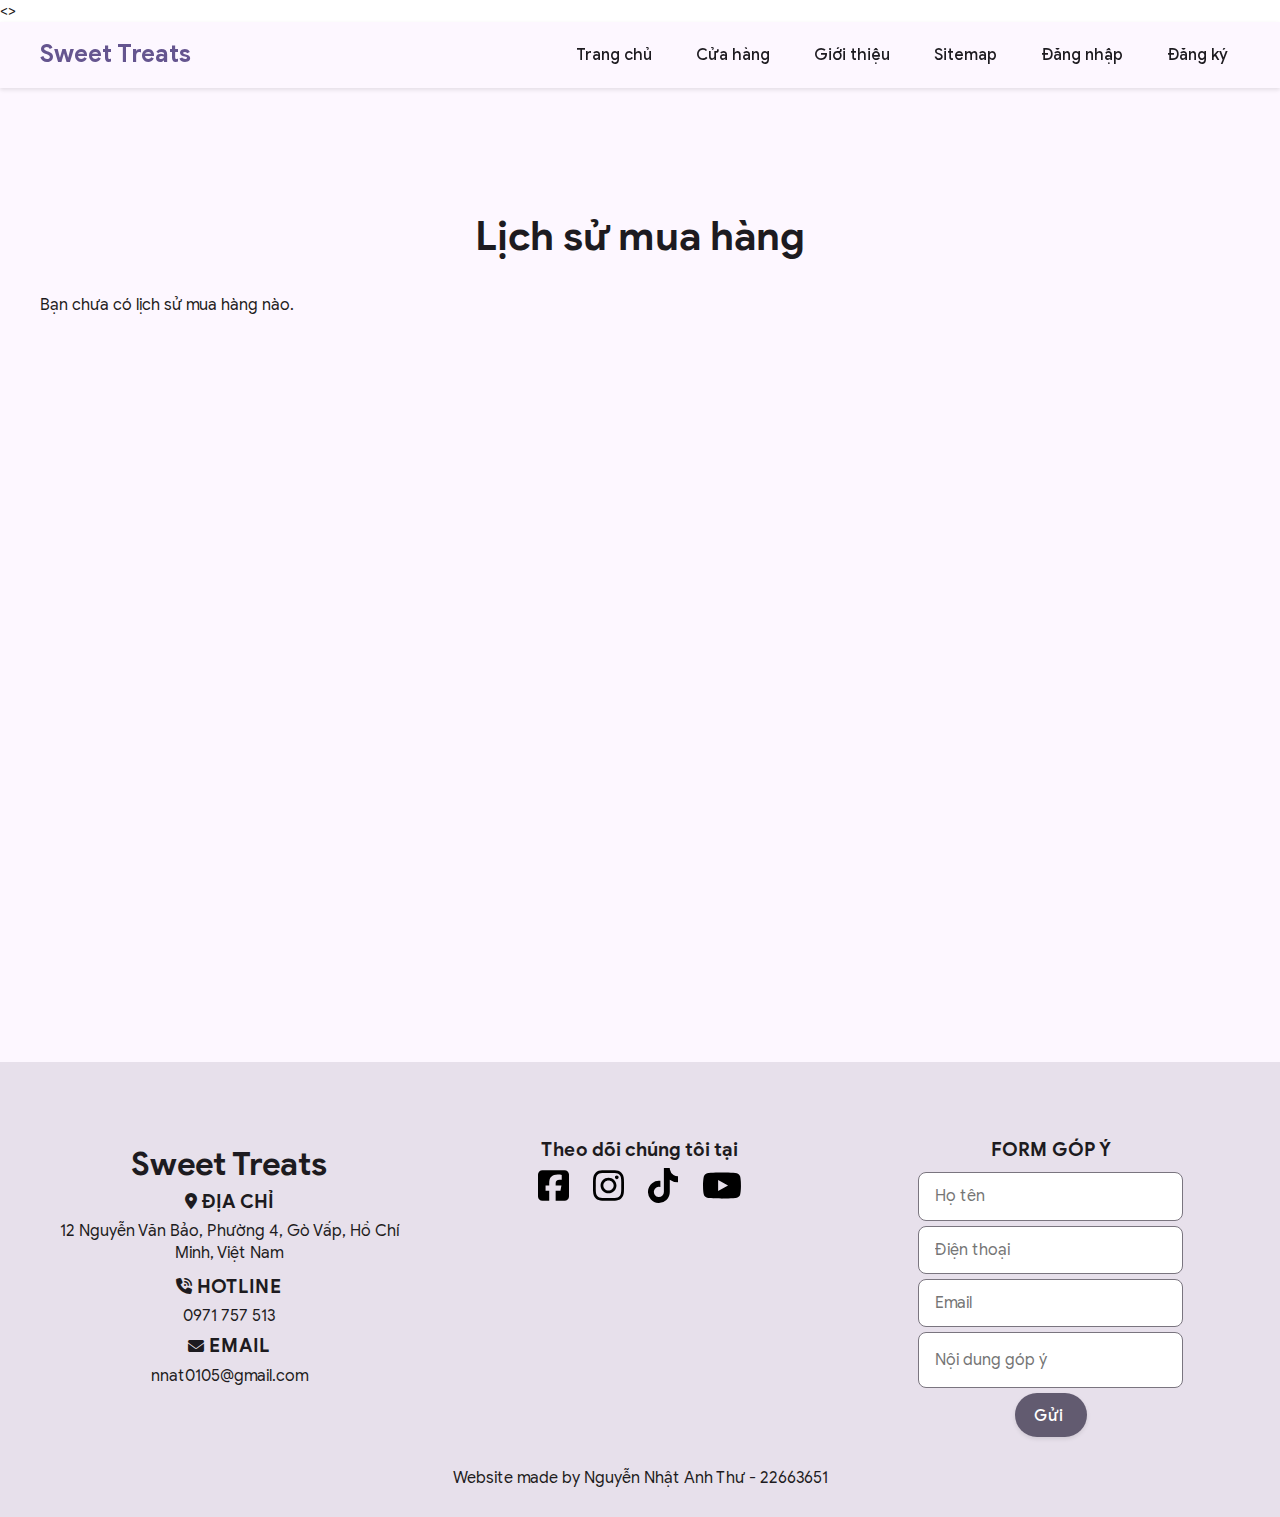
<file: history.html>
<!DOCTYPE html>
<html lang="vi">
  <head>
    <meta charset="UTF-8" />
    <meta name="viewport" content="width=device-width, initial-scale=1.0" />
    <title>Lịch sử mua hàng - Sweet Treats</title>
    <link rel="stylesheet" href="styles/styles.css" />
    <link rel="stylesheet" href="styles/responsive.css" />
    <style>
      .purchase-history {
        background-color: var(--md-sys-color-surface);
        padding: 120px 0 80px;
        min-height: calc(100vh - 60px - 60px);
      }
      .purchase-item {
        background-color: var(--md-sys-color-surface);
        border-radius: 16px;
        padding: 20px;
        margin-bottom: 20px;
        box-shadow: 0 2px 4px rgba(0, 0, 0, 0.1);
      }
      .purchase-date {
        font-size: 1.2rem;
        font-weight: bold;
        margin-bottom: 10px;
        color: var(--md-sys-color-primary);
      }
      .purchase-products {
        margin-top: 10px;
      }
      .product-item {
        display: flex;
        justify-content: space-between;
        align-items: center;
        padding: 20px;
        margin-bottom: 20px;
      }
      .product-item:last-child {
        border-bottom: none;
      }
      .product-name {
        font-weight: 500;
      }
      .product-quantity {
        color: var(--md-sys-color-on-surface-variant);
      }
      .product-status {
        font-weight: 500;
      }
      .status-pending {
        color: var(--md-sys-color-secondary);
      }
      .status-completed {
        color: var(--md-sys-color-primary);
      }
    </style>
  </head>
  <>
    <header class="app-bar">
      <div class="container">
        <h1 class="app-bar-title">Sweet Treats</h1>
        <nav>
          <button class="menu-toggle" aria-label="Toggle menu">
            <i class="fa-solid fa-bars"></i>
          </button>
          <ul class="nav-menu"></ul>
        </nav>
      </div>
    </header>

    <main>
      <section class="purchase-history">
        <div class="container">
          <h2 class="section-title">Lịch sử mua hàng</h2>
          <div id="purchaseHistoryContainer"></div>
        </div>
      </section>
    </main>

    <footer>
      <section class="features" style="margin-top: -30px; background-color: var(--md-sys-color-surface-variant);">
        <div class="container">
          <div class="feature-grid">
            <div class="contact">
              <a href="index.html" style="text-decoration: none;"><h1>Sweet Treats</h1></a>
              <a href="https://www.google.com/maps/place/Tr%C6%B0%E1%BB%9Dng+%C4%90%E1%BA%A1i+h%E1%BB%8Dc+C%C3%B4ng+nghi%E1%BB%87p+TP.HCM/@10.8221589,106.6842705,17z/data=!3m1!4b1!4m6!3m5!1s0x3174deb3ef536f31:0x8b7bb8b7c956157b!8m2!3d10.8221589!4d106.6868454!16s%2Fm%2F02pyzdj?hl=vi-VN&entry=ttu&g_ep=EgoyMDI0MTAyOS4wIKXMDSoASAFQAw%3D%3D" style="text-decoration: none;">
                <div class="address" style="display: flex; align-items: center; justify-content: center;">
                  <i class="fa-solid fa-location-dot"></i>
                  <h3 style="margin-left: 5px; margin-top: 2px;">ĐỊA CHỈ</h3>
                </div>
                <p style="margin-top: 5px; margin-bottom: 7px;">12 Nguyễn Văn Bảo, Phường 4, Gò Vấp, Hồ Chí Minh, Việt Nam</p>
              </a>
              
              <a href="https://www.call.com/" style="text-decoration: none;">
                <div class="hotline" style="display: flex; margin-top: 5px; align-items: center; justify-content: center;">
                  <i class="fa-solid fa-phone-volume"></i>
                  <h3 style="margin-left: 5px; margin-top: 2px;">HOTLINE</h3>
                </div>
                <p style="margin-top: 5px;">0971 757 513</p>
              </a>
              
              <a href="https://mail.google.com/" style="text-decoration: none;">
                <div class="email" style="display: flex; margin-top: 5px; align-items: center; justify-content: center;">
                  <i class="fa-solid fa-envelope"></i>
                  <h3 style="margin-left: 5px; margin-top: 1px;">EMAIL</h3>
                </div>
                <p style="margin-top: 5px;">nnat0105@gmail.com</p>
              </a>
            </div>
        
            <div class="social">
              <h3 style="margin-top: -5px;">Theo dõi chúng tôi tại</h3>
              <div class="logo-social" style="text-align: center; margin-top: 5px;">
                <a href="https://www.facebook.com/"><img style="height: 35px; margin-right: 20px;" src="assets/icons/square-facebook-brands-solid.svg" alt=""></a>
                <a href="https://www.instagram.com/"><img style="height: 35px; margin-right: 20px;" src="assets/icons/instagram-brands-solid.svg" alt=""></a>
                <a href="https://www.tiktok.com/"><img style="height: 35px; margin-right: 20px;" src="assets/icons/tiktok-brands-solid.svg" alt=""></a>
                <a href="https://www.youtube.com/"><img style="height: 35px;" src="assets/icons/youtube-brands-solid.svg" alt=""></a>
              </div>
            </div>

            <div class="form">
              <h3 style="margin-top: -5px;">FORM GÓP Ý</h3>
              <form action="" style="margin-top: -15px;">
                <input id="txtHT" class="form-input" type="text" placeholder="Họ tên">
                <br>
                <input id="txtDT" class="form-input" style="margin-top: 5px;" type="phone" placeholder="Điện thoại">
                <br>
                <input id="txtEmail" class="form-input" style="margin-top: 5px;" type="text" placeholder="Email">
                <br>
                <input class="form-input" style="margin-top: 5px; height: 30px;" type="text" placeholder="Nội dung góp ý">
                <br>
                <a class="btn btn-secondary" style="margin-top: 5px; height: 20px;"><span style="margin-left: -5px; color: white;" id="btnSend">Gửi</span></a>
              </form>
            </div>
          </div>
        </div>
      </section>
      <p style="margin-top: -50px;">Website made by Nguyễn Nhật Anh Thư - 22663651</p>
    </footer>

    <script type="module" src="scripts/main.js"></script>

    <script>
      function getProductName(productId) {
        const products = JSON.parse(localStorage.getItem("products"));
        const product = products.find((p) => p.id == productId);
        return product ? product.name : "Sản phẩm #" + productId;
      }
      document.addEventListener("DOMContentLoaded", () => {
        const purchaseHistory = JSON.parse(
          localStorage.getItem("purchaseHistory")
        );
        const purchaseHistoryContainer = document.getElementById(
          "purchaseHistoryContainer"
        );

        if (purchaseHistory && purchaseHistory.length > 0) {
          purchaseHistory.forEach((purchase) => {
            const purchaseElement = document.createElement("div");
            purchaseElement.className = "purchase-item";

            const purchaseDate = new Date(purchase.date).toLocaleDateString(
              "gb-UK",
              {
                year: "numeric",
                month: "long",
                day: "numeric",
                hour: "2-digit",
                minute: "2-digit",
              }
            );

            let purchaseContent = `
              <div class="purchase-date">${purchaseDate}</div>
              <div class="purchase-products">
            `;

            purchase.items.forEach((item) => {
              purchaseContent += `
                <div class="product-item">
                  <span class="product-name">${getProductName(
                    item.productId
                  )}</span>
                  <span class="product-quantity">Số lượng: ${
                    item.quantity
                  }</span>
                  <span class="product-status status-${item.status}">
                    ${
                      item.status === "pending" ? "Đang xử lý" : "Đã hoàn thành"
                    }
                  </span>
                </div>
              `;
            });

            purchaseContent += `</div>`;
            purchaseElement.innerHTML = purchaseContent;
            purchaseHistoryContainer.appendChild(purchaseElement);
          });
        } else {
          purchaseHistoryContainer.innerHTML =
            "<p>Bạn chưa có lịch sử mua hàng nào.</p>";
        }
      });
    </script>
  </body>
</html>
</file>
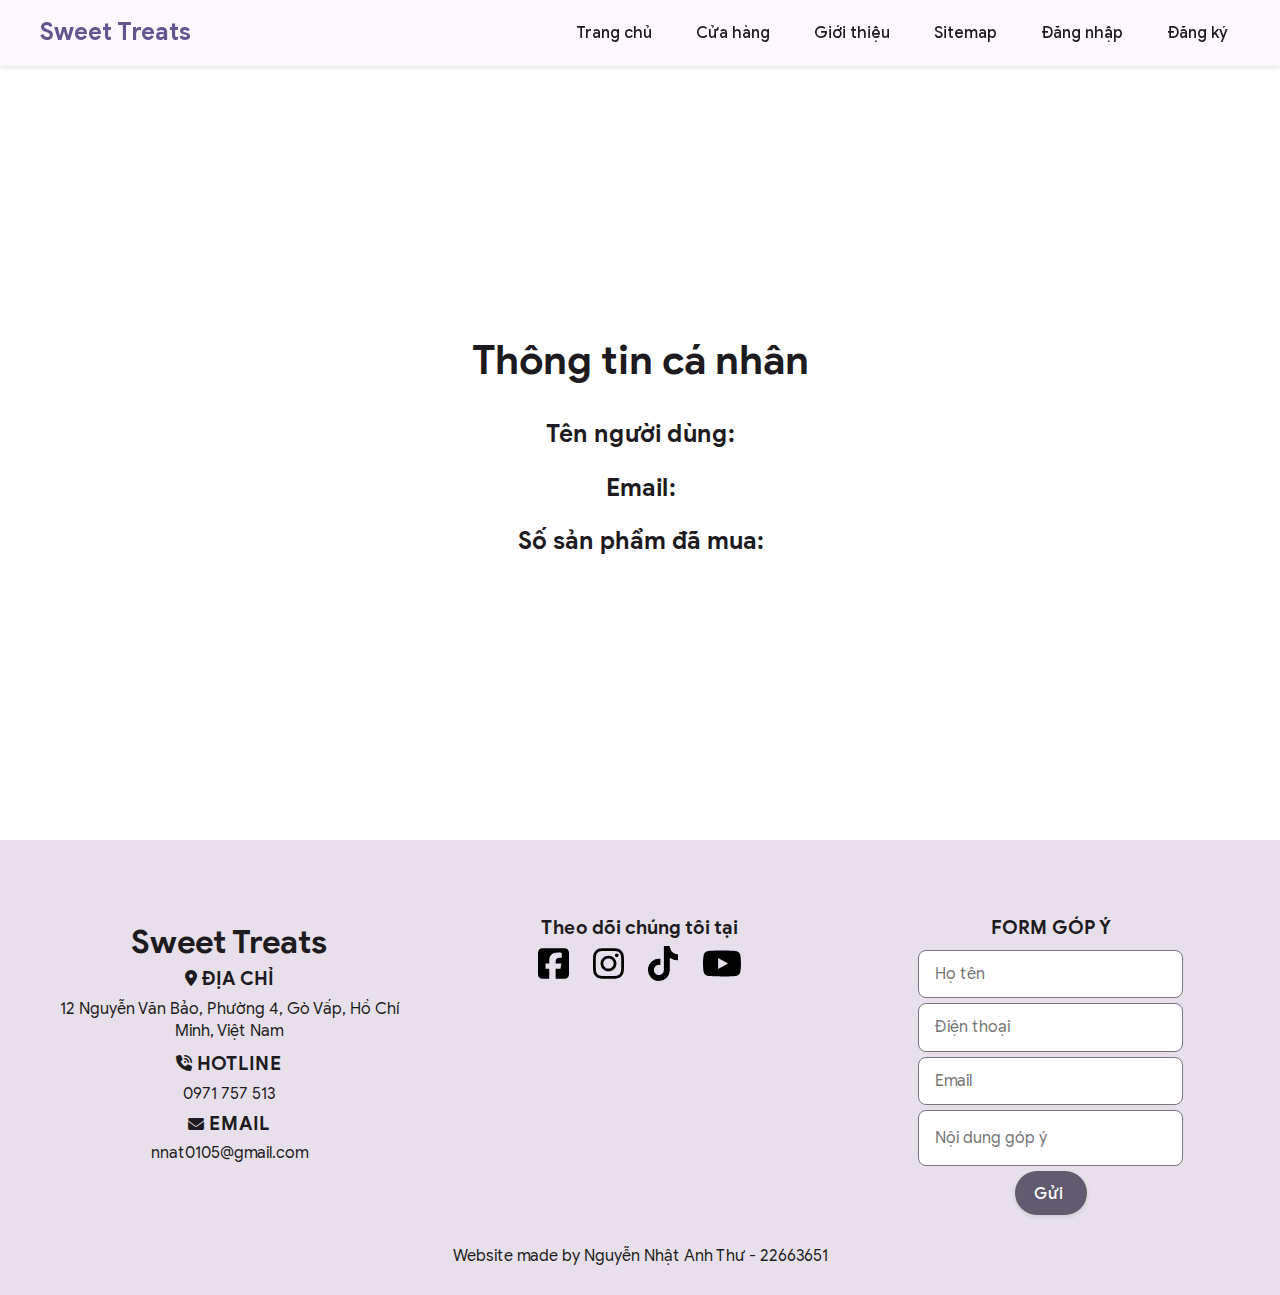
<file: me.html>
<!DOCTYPE html>
<html lang="vi">
  <head>
    <meta charset="UTF-8" />
    <meta name="viewport" content="width=device-width, initial-scale=1.0" />
    <title>Thông tin cá nhân - Sweet Treats</title>
    <link rel="stylesheet" href="styles/styles.css" />
    <link rel="stylesheet" href="styles/responsive.css" />
    <style>
      .profile {
        display: flex;
        align-items: center;
        justify-content: center;
        min-height: calc(
          100vh - 60px - 60px
        ); /* Trừ đi chiều cao của header và footer */
      }
      .profile-info {
        text-align: center;
        font-size: 1.5rem;
      }
      .profile-info p {
        margin: 20px 0;
      }
      .section-title {
        font-size: 2.5rem;
        margin-bottom: 30px;
      }
    </style>
  </head>
  <body>
    <header class="app-bar">
      <div class="container">
        <h1 class="app-bar-title">Sweet Treats</h1>
        <nav>
          <button class="menu-toggle" aria-label="Toggle menu">
            <i class="fa-solid fa-bars"></i>
          </button>
          <ul class="nav-menu"></ul>
        </nav>
      </div>
    </header>

    <main>
      <section class="profile">
        <div class="container">
          <h2 class="section-title">Thông tin cá nhân</h2>
          <div class="profile-info">
            <p><strong>Tên người dùng:</strong> <span id="username"></span></p>
            <p><strong>Email:</strong> <span id="email"></span></p>
            <p>
              <strong>Số sản phẩm đã mua:</strong>
              <span id="purchaseCount"></span>
            </p>
          </div>
        </div>
      </section>
    </main>

    <footer>
      <section class="features" style="margin-top: -30px; background-color: var(--md-sys-color-surface-variant);">
        <div class="container">
          <div class="feature-grid">
            <div class="contact">
              <a href="index.html" style="text-decoration: none;"><h1>Sweet Treats</h1></a>
              <a href="https://www.google.com/maps/place/Tr%C6%B0%E1%BB%9Dng+%C4%90%E1%BA%A1i+h%E1%BB%8Dc+C%C3%B4ng+nghi%E1%BB%87p+TP.HCM/@10.8221589,106.6842705,17z/data=!3m1!4b1!4m6!3m5!1s0x3174deb3ef536f31:0x8b7bb8b7c956157b!8m2!3d10.8221589!4d106.6868454!16s%2Fm%2F02pyzdj?hl=vi-VN&entry=ttu&g_ep=EgoyMDI0MTAyOS4wIKXMDSoASAFQAw%3D%3D" style="text-decoration: none;">
                <div class="address" style="display: flex; align-items: center; justify-content: center;">
                  <i class="fa-solid fa-location-dot"></i>
                  <h3 style="margin-left: 5px; margin-top: 2px;">ĐỊA CHỈ</h3>
                </div>
                <p style="margin-top: 5px; margin-bottom: 7px;">12 Nguyễn Văn Bảo, Phường 4, Gò Vấp, Hồ Chí Minh, Việt Nam</p>
              </a>
              
              <a href="https://www.call.com/" style="text-decoration: none;">
                <div class="hotline" style="display: flex; margin-top: 5px; align-items: center; justify-content: center;">
                  <i class="fa-solid fa-phone-volume"></i>
                  <h3 style="margin-left: 5px; margin-top: 2px;">HOTLINE</h3>
                </div>
                <p style="margin-top: 5px;">0971 757 513</p>
              </a>
              
              <a href="https://mail.google.com/" style="text-decoration: none;">
                <div class="email" style="display: flex; margin-top: 5px; align-items: center; justify-content: center;">
                  <i class="fa-solid fa-envelope"></i>
                  <h3 style="margin-left: 5px; margin-top: 1px;">EMAIL</h3>
                </div>
                <p style="margin-top: 5px;">nnat0105@gmail.com</p>
              </a>
            </div>
        
            <div class="social">
              <h3 style="margin-top: -5px;">Theo dõi chúng tôi tại</h3>
              <div class="logo-social" style="text-align: center; margin-top: 5px;">
                <a href="https://www.facebook.com/"><img style="height: 35px; margin-right: 20px;" src="assets/icons/square-facebook-brands-solid.svg" alt=""></a>
                <a href="https://www.instagram.com/"><img style="height: 35px; margin-right: 20px;" src="assets/icons/instagram-brands-solid.svg" alt=""></a>
                <a href="https://www.tiktok.com/"><img style="height: 35px; margin-right: 20px;" src="assets/icons/tiktok-brands-solid.svg" alt=""></a>
                <a href="https://www.youtube.com/"><img style="height: 35px;" src="assets/icons/youtube-brands-solid.svg" alt=""></a>
              </div>
            </div>

            <div class="form">
              <h3 style="margin-top: -5px;">FORM GÓP Ý</h3>
              <form action="" style="margin-top: -15px;">
                <input id="txtHT" class="form-input" type="text" placeholder="Họ tên">
                <br>
                <input id="txtDT" class="form-input" style="margin-top: 5px;" type="phone" placeholder="Điện thoại">
                <br>
                <input id="txtEmail" class="form-input" style="margin-top: 5px;" type="text" placeholder="Email">
                <br>
                <input class="form-input" style="margin-top: 5px; height: 30px;" type="text" placeholder="Nội dung góp ý">
                <br>
                <a class="btn btn-secondary" style="margin-top: 5px; height: 20px;"><span style="margin-left: -5px; color: white;" id="btnSend">Gửi</span></a>
              </form>
            </div>
          </div>
        </div>
      </section>
      <p style="margin-top: -50px;">Website made by Nguyễn Nhật Anh Thư - 22663651</p>
    </footer>

    <script type="module" src="scripts/main.js"></script>

    <script>
      document.addEventListener("DOMContentLoaded", () => {
        const users = JSON.parse(localStorage.getItem("users"));
        const currentUser = JSON.parse(localStorage.getItem("currentUser"));
        const purchaseHistory = JSON.parse(
          localStorage.getItem("purchaseHistory")
        );

        const user = users.find((u) => u.id === currentUser.userId);
        if (user) {
          document.getElementById("username").textContent = user.username;
          document.getElementById("email").textContent = user.email;
        }

        const totalPurchases = purchaseHistory.reduce((total, purchase) => {
          return (
            total +
            purchase.items.reduce(
              (itemTotal, item) => itemTotal + item.quantity,
              0
            )
          );
        }, 0);
        document.getElementById("purchaseCount").textContent = totalPurchases;

        const purchaseHistoryElement =
          document.getElementById("purchaseHistory");
        purchaseHistory.forEach((purchase) => {
          if (purchase.items.length > 0) {
            const purchaseElement = document.createElement("div");
            purchaseElement.className = "purchase-item";
            purchaseElement.innerHTML = `
                        <p><strong>Ngày mua:</strong> ${new Date(
                          purchase.date
                        ).toLocaleDateString("vi-VN")}</p>
                        <p><strong>Số lượng sản phẩm:</strong> ${purchase.items.reduce(
                          (total, item) => total + item.quantity,
                          0
                        )}</p>
                    `;
            purchaseHistoryElement.appendChild(purchaseElement);
          }
        });
      });
    </script>
  </body>
</html>
</file>
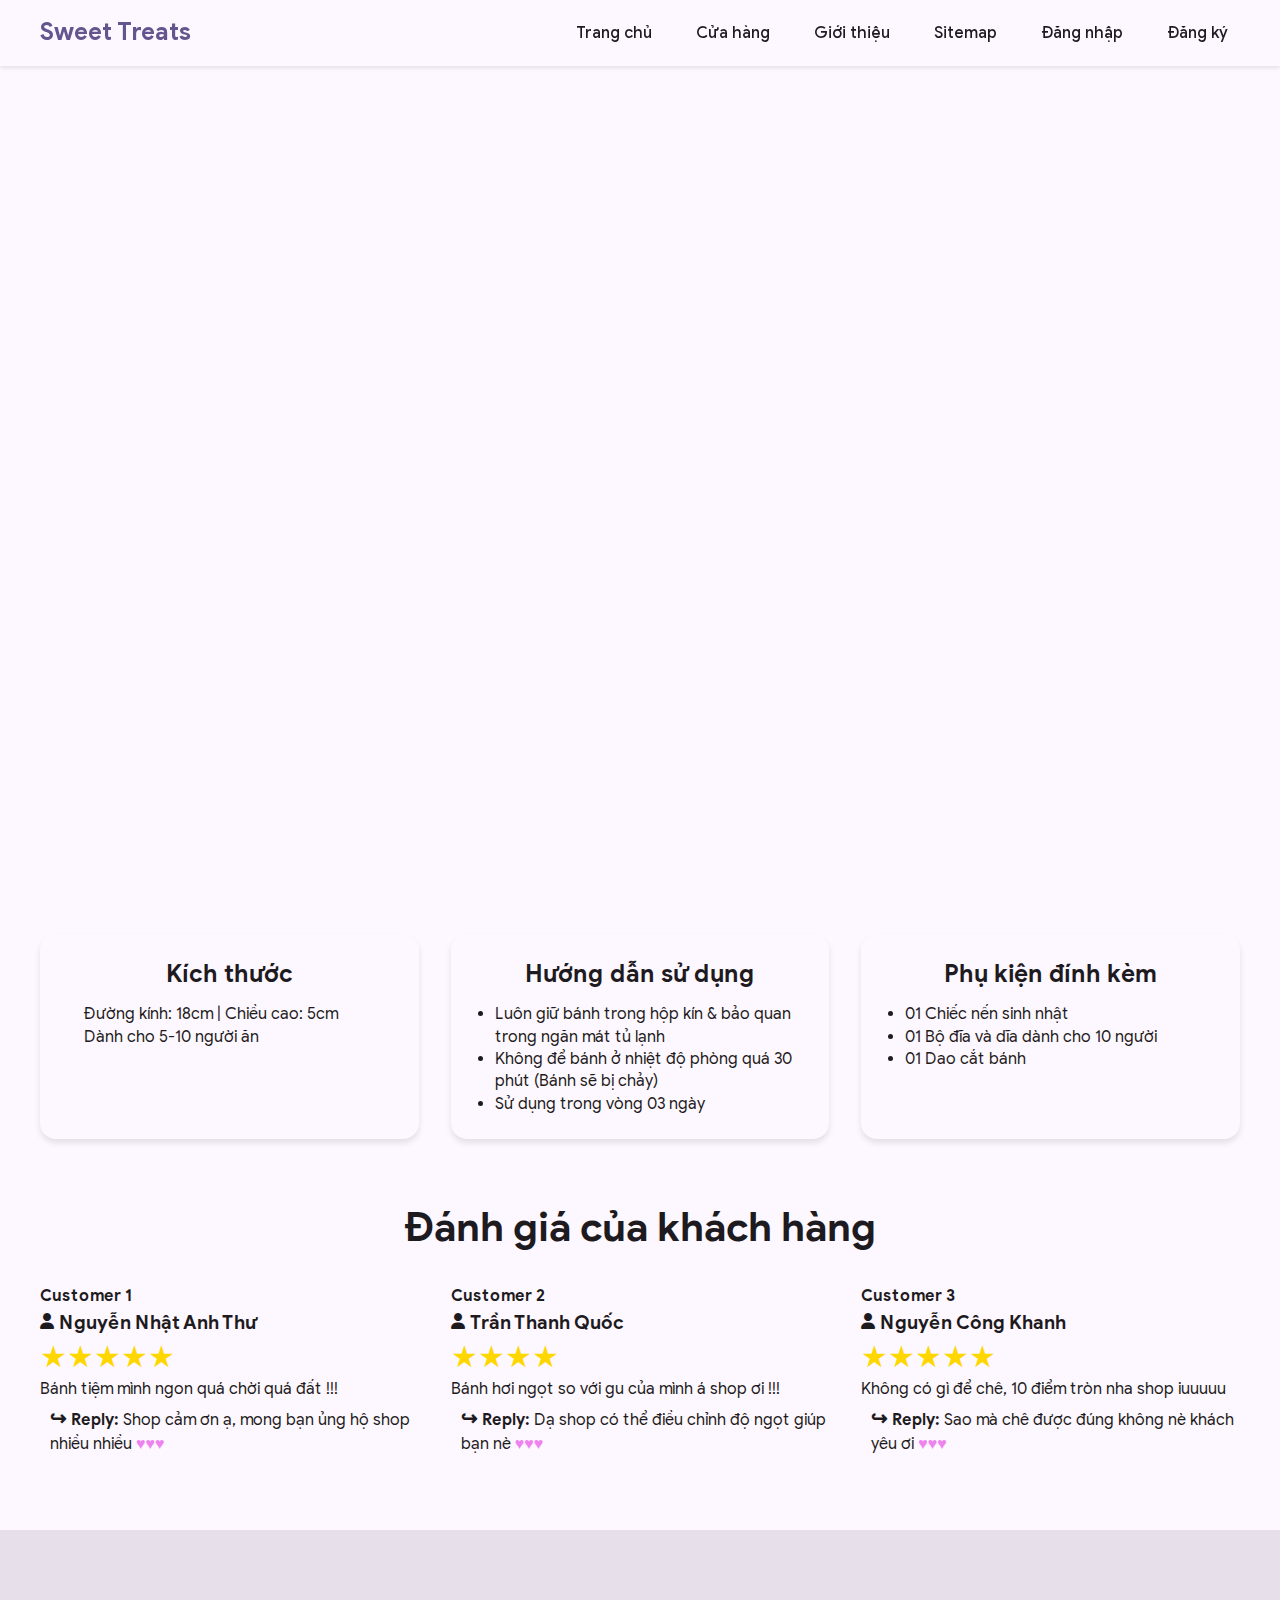
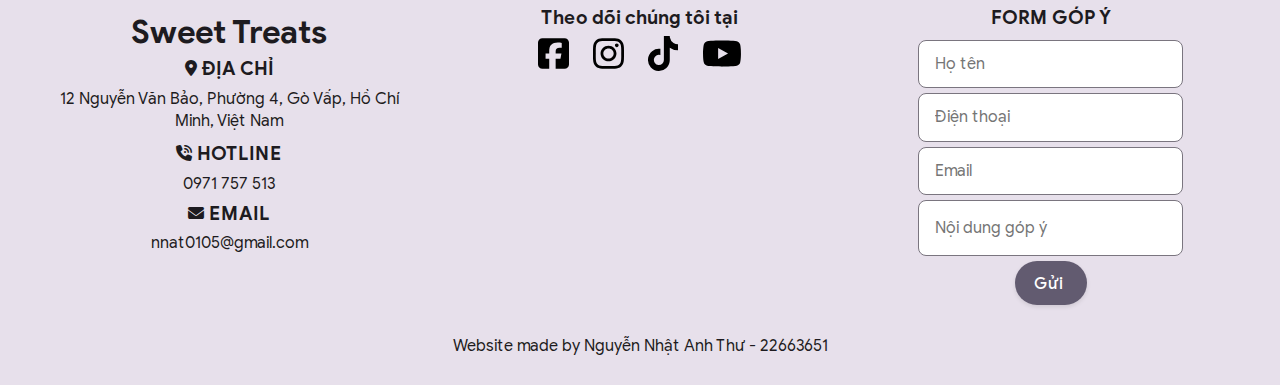
<file: product-detail.html>
<!DOCTYPE html>
<html lang="vi">
  <head>
    <meta charset="UTF-8" />
    <meta name="viewport" content="width=device-width, initial-scale=1.0" />
    <title>Chi tiết sản phẩm - Sweet Treats</title>
    <link rel="stylesheet" href="styles/styles.css" />
    <link rel="stylesheet" href="styles/responsive.css" />
  </head>
  <body>
    <header class="app-bar">
      <div class="container">
        <h1 class="app-bar-title">Sweet Treats</h1>
        <nav>
          <button class="menu-toggle" aria-label="Toggle menu">
            <i class="fa-solid fa-bars"></i>
          </button>
          <ul class="nav-menu"></ul>
        </nav>
      </div>
    </header>

    <main>
      <section class="product-detail">
        <div class="container">
          <div id="product-container"></div>
        </div>
      </section>

      <section class="features" style="margin-top: -15%;">
        <div class="container">
          <div class="feature-grid">
              <div class="feature-card">
                <h3>Kích thước</h3>
                <p style="text-align: left; margin-left: 20px;">
                  Đường kính: 18cm | Chiều cao: 5cm
                </p>
                <p style="text-align: left; margin-left: 20px;">
                  Dành cho 5-10 người ăn
                </p>
              </div>

              <div class="feature-card">
                <h3>Hướng dẫn sử dụng</h3>
                <ul style="text-align: left; margin-left: 20px;">
                  <li>Luôn giữ bánh trong hộp kín & bảo quan trong ngăn mát tủ lạnh</li>
                  <li>Không để bánh ở nhiệt độ phòng quá 30 phút (Bánh sẽ bị chảy)</li>
                  <li>Sử dụng trong vòng 03 ngày</li>
                </ul>
              </div>
            
              <div class="feature-card">
                <h3>Phụ kiện đính kèm</h3>
                <ul style="text-align: left; margin-left: 20px;">
                  <li>01 Chiếc nến sinh nhật</li>
                  <li>01 Bộ đĩa và dĩa dành cho 10 người</li>
                  <li>01 Dao cắt bánh</li>
                </ul>
              </div>
          </div>
        </div>
      </section>
      
      <section class="features" style="margin-top: -100px;">
        <div class="container">
              <h2 class="section-title">Đánh giá của khách hàng</h2>
              <div class="feature-grid">
                  <div class="customer1" style="display: block;">
                    <h4>Customer 1</h4>
                    <div class="name" style="display: flex;">
                      <i style="margin-top: 5px;" class="fa-solid fa-user"></i>
                      <h3 style="margin-top: 2px; margin-left: 5px;">Nguyễn Nhật Anh Thư</h3>
                    </div>
                    <p style="color: gold; font-size: 30px;">&#9733;&#9733;&#9733;&#9733;&#9733;</p>
                    <p>
                      Bánh tiệm mình ngon quá chời quá đất !!!
                    </p>
                    <p style="margin-left: 10px; margin-top: 5px;"><b><span style="font-size: 20px;">&#8618;</span> Reply:</b><span> Shop cảm ơn ạ, mong bạn ủng hộ shop nhiều nhiều </span><span style="color: violet;">&#9829;&#9829;&#9829;</span></p>
                  </div>
                  
                  <div class="customer2" style="display: block;">
                    <h4>Customer 2</h4>
                    <div class="name" style="display: flex;">
                      <i style="margin-top: 5px;" class="fa-solid fa-user"></i>
                      <h3 style="margin-top: 2px; margin-left: 5px;">Trần Thanh Quốc </h3>
                    </div>
                    <p style="color: gold; font-size: 30px;">&#9733;&#9733;&#9733;&#9733;</p>
                    <p>
                      Bánh hơi ngọt so với gu của mình á shop ơi !!!
                    </p>
                    <p style="margin-left: 10px; margin-top: 5px;"><b><span style="font-size: 20px;">&#8618;</span> Reply:</b><span> Dạ shop có thể điều chỉnh độ ngọt giúp bạn nè </span><span style="color: violet;">&#9829;&#9829;&#9829;</span></p>
                  </div>
      
                  <div class="customer3" style="display: block;">
                    <h4>Customer 3</h4>
                    <div class="name" style="display: flex;">
                      <i style="margin-top: 5px;" class="fa-solid fa-user"></i>
                      <h3 style="margin-top: 2px; margin-left: 5px;">Nguyễn Công Khanh</h3>
                    </div>
                    <p style="color: gold; font-size: 30px;">&#9733;&#9733;&#9733;&#9733;&#9733;</p>
                    <p>
                      Không có gì để chê, 10 điểm tròn nha shop iuuuuu 
                    </p>
                    <p style="margin-left: 10px; margin-top: 5px;"><b><span style="font-size: 20px;">&#8618;</span> Reply:</b><span> Sao mà chê được đúng không nè khách yêu ơi </span><span style="color: violet;">&#9829;&#9829;&#9829;</span></p>
                  </div>
              </div>
            </div>
          </div>
        </div>
      </section>
    </main>

    <footer>
      <section class="features" style="margin-top: -30px; background-color: var(--md-sys-color-surface-variant);">
        <div class="container">
          <div class="feature-grid">
            <div class="contact">
              <a href="index.html" style="text-decoration: none;"><h1>Sweet Treats</h1></a>
              <a href="https://www.google.com/maps/place/Tr%C6%B0%E1%BB%9Dng+%C4%90%E1%BA%A1i+h%E1%BB%8Dc+C%C3%B4ng+nghi%E1%BB%87p+TP.HCM/@10.8221589,106.6842705,17z/data=!3m1!4b1!4m6!3m5!1s0x3174deb3ef536f31:0x8b7bb8b7c956157b!8m2!3d10.8221589!4d106.6868454!16s%2Fm%2F02pyzdj?hl=vi-VN&entry=ttu&g_ep=EgoyMDI0MTAyOS4wIKXMDSoASAFQAw%3D%3D" style="text-decoration: none;">
                <div class="address" style="display: flex; align-items: center; justify-content: center;">
                  <i class="fa-solid fa-location-dot"></i>
                  <h3 style="margin-left: 5px; margin-top: 2px;">ĐỊA CHỈ</h3>
                </div>
                <p style="margin-top: 5px; margin-bottom: 7px;">12 Nguyễn Văn Bảo, Phường 4, Gò Vấp, Hồ Chí Minh, Việt Nam</p>
              </a>
              
              <a href="https://www.call.com/" style="text-decoration: none;">
                <div class="hotline" style="display: flex; margin-top: 5px; align-items: center; justify-content: center;">
                  <i class="fa-solid fa-phone-volume"></i>
                  <h3 style="margin-left: 5px; margin-top: 2px;">HOTLINE</h3>
                </div>
                <p style="margin-top: 5px;">0971 757 513</p>
              </a>
              
              <a href="https://mail.google.com/" style="text-decoration: none;">
                <div class="email" style="display: flex; margin-top: 5px; align-items: center; justify-content: center;">
                  <i class="fa-solid fa-envelope"></i>
                  <h3 style="margin-left: 5px; margin-top: 1px;">EMAIL</h3>
                </div>
                <p style="margin-top: 5px;">nnat0105@gmail.com</p>
              </a>
            </div>
        
            <div class="social">
              <h3 style="margin-top: -5px;">Theo dõi chúng tôi tại</h3>
              <div class="logo-social" style="text-align: center; margin-top: 5px;">
                <a href="https://www.facebook.com/"><img style="height: 35px; margin-right: 20px;" src="assets/icons/square-facebook-brands-solid.svg" alt=""></a>
                <a href="https://www.instagram.com/"><img style="height: 35px; margin-right: 20px;" src="assets/icons/instagram-brands-solid.svg" alt=""></a>
                <a href="https://www.tiktok.com/"><img style="height: 35px; margin-right: 20px;" src="assets/icons/tiktok-brands-solid.svg" alt=""></a>
                <a href="https://www.youtube.com/"><img style="height: 35px;" src="assets/icons/youtube-brands-solid.svg" alt=""></a>
              </div>
            </div>

            <div class="form">
              <h3 style="margin-top: -5px;">FORM GÓP Ý</h3>
              <form action="" style="margin-top: -15px;">
                <input id="txtHT" class="form-input" type="text" placeholder="Họ tên">
                <br>
                <input id="txtDT" class="form-input" style="margin-top: 5px;" type="phone" placeholder="Điện thoại">
                <br>
                <input id="txtEmail" class="form-input" style="margin-top: 5px;" type="text" placeholder="Email">
                <br>
                <input class="form-input" style="margin-top: 5px; height: 30px;" type="text" placeholder="Nội dung góp ý">
                <br>
                <a class="btn btn-secondary" style="margin-top: 5px; height: 20px;"><span style="margin-left: -5px; color: white;" id="btnSend">Gửi</span></a>
              </form>
            </div>
          </div>
        </div>
      </section>
      <p style="margin-top: -50px;">Website made by Nguyễn Nhật Anh Thư - 22663651</p>
    </footer>

    <script type="module" src="scripts/main.js"></script>
  </body>
</html>
</file>
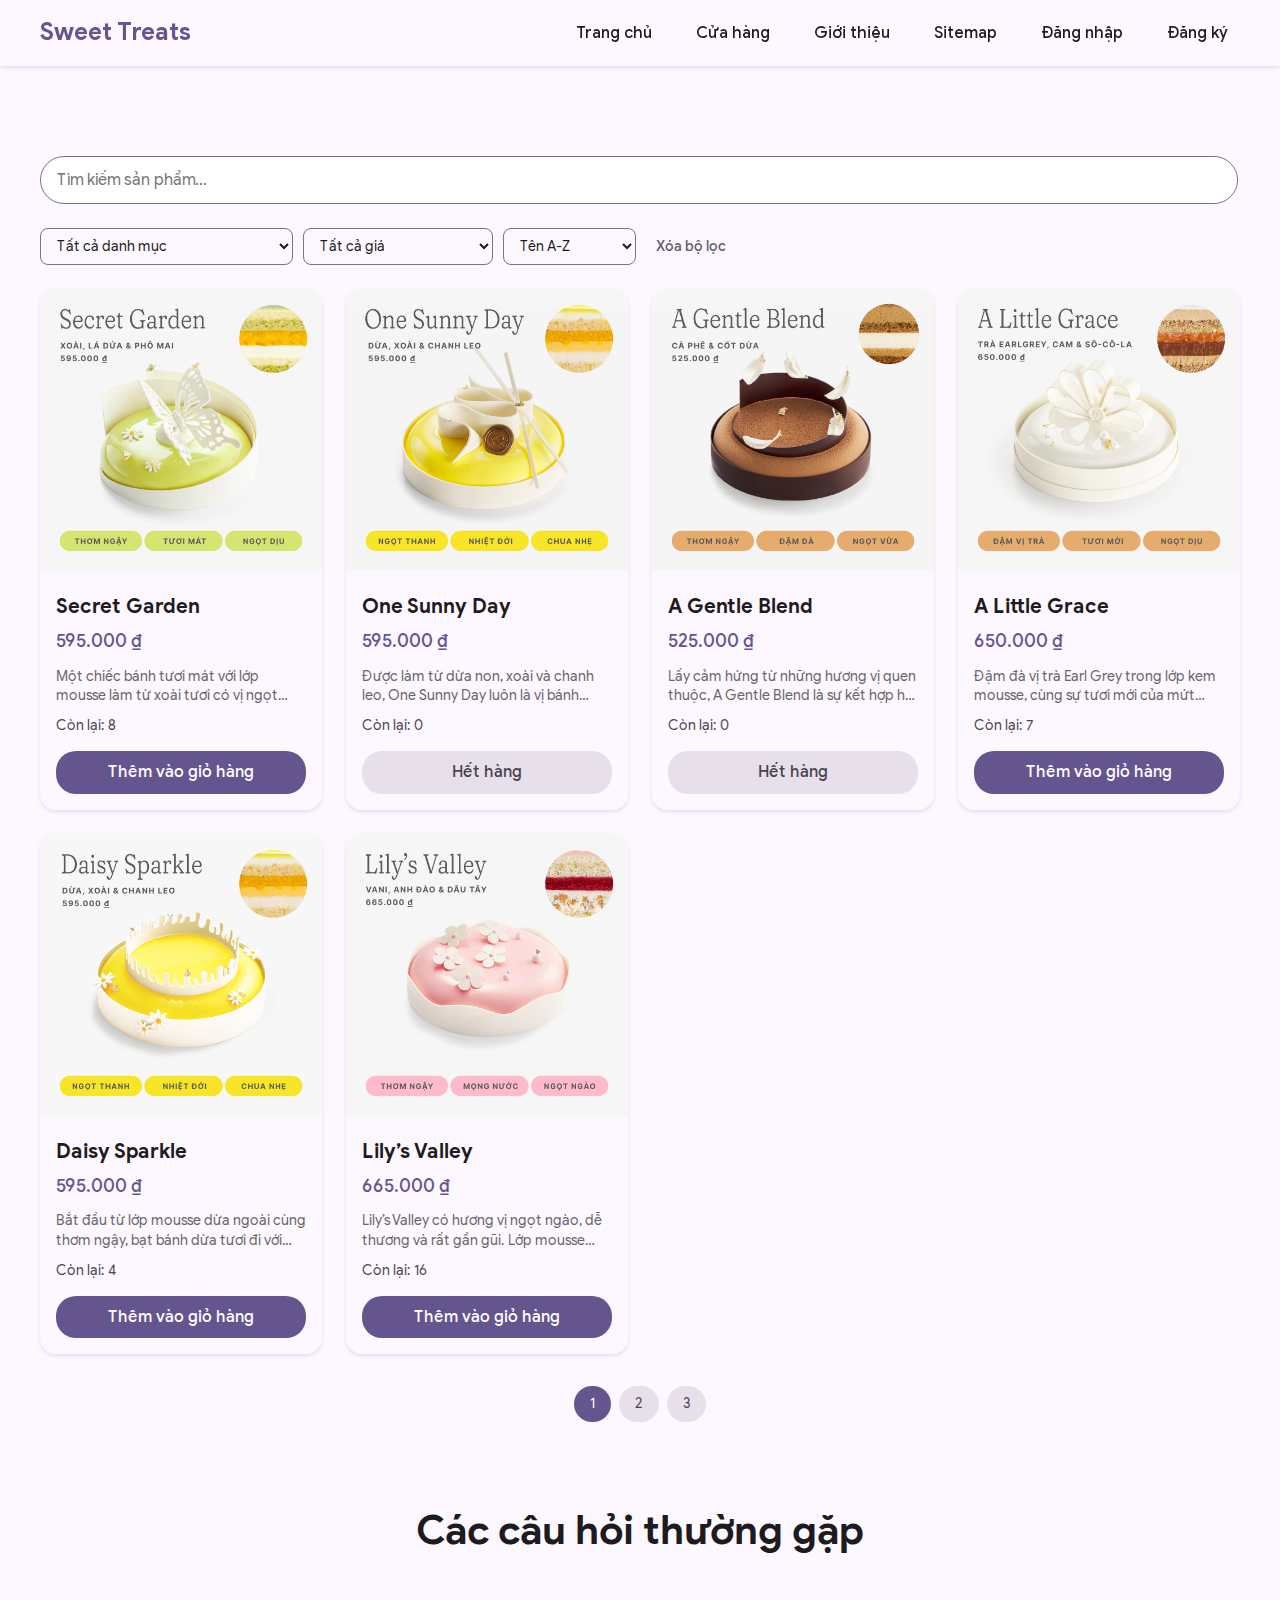
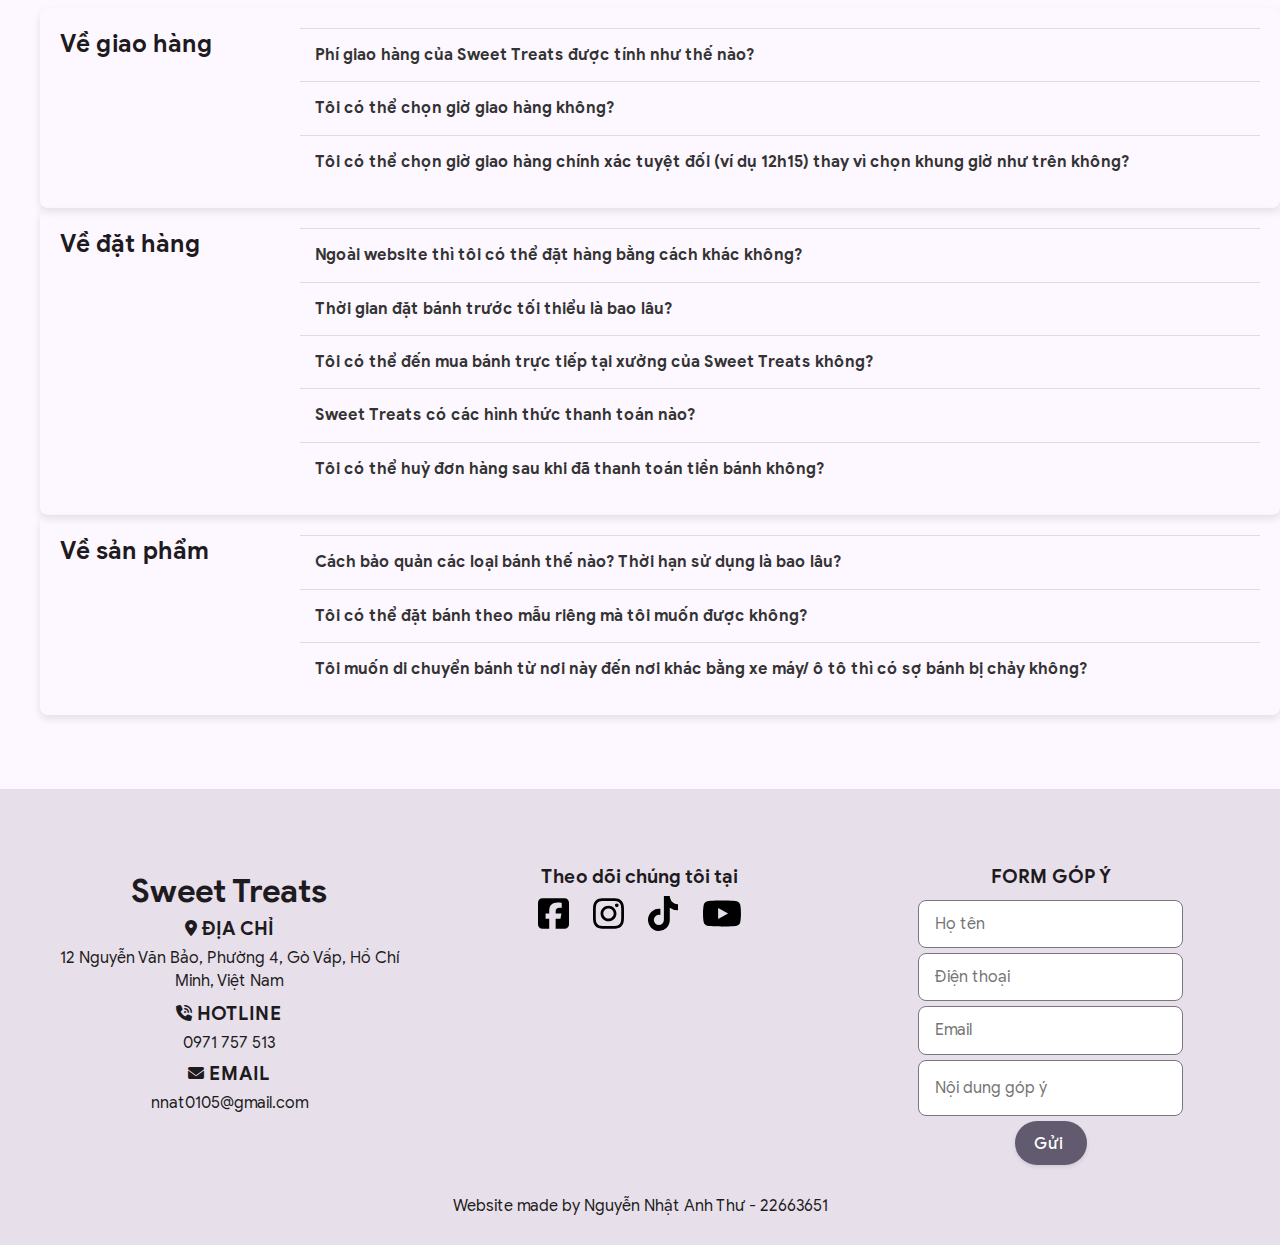
<file: shop.html>
<!DOCTYPE html>
<html lang="vi">
  <head>
    <meta charset="UTF-8" />
    <meta name="viewport" content="width=device-width, initial-scale=1.0" />
    <title>Cửa hàng - Sweet Treats</title>
    <link rel="stylesheet" href="styles/styles.css" />
    <link rel="stylesheet" href="styles/responsive.css" />
    <style>
      .faq-container {
       width: 100%;
       padding: 20px;
       box-shadow: 0px 4px 8px rgba(0, 0, 0, 0.1);
       border-radius: 8px;
     }
   
     .faq-container h2 {
         text-align: left;
         font-size: 24px;
     }
     
     .faq-container p {
         color: #666;
         font-size: 16px;
     }
     
     .accordion-item {
         border-top: 1px solid #ddd;
     }
     
     .accordion-button {
         width: 100%;
         background: none;
         border: none;
         outline: none;
         text-align: left;
         padding: 15px;
         font-size: 16px;
         cursor: pointer;
         color: #333;
         font-weight: bold;
         transition: background-color 0.2s;
     }
     
     .accordion-button:hover {
         background-color: #f0f0f0;
     }
     
     .accordion-content {
         padding: 15px;
         display: none;
         font-size: 15px;
         color: #555;
     }
     
     .accordion-content p {
         margin: 0;
     }
     
     a {
         color: #007bff;
         text-decoration: none;
     }
   </style>
 </head>
 <body>
   <header class="app-bar">
     <div class="container">
       <h1 class="app-bar-title">Sweet Treats</h1>
       <nav>
         <button class="menu-toggle" aria-label="Toggle menu">
           <i class="fa-solid fa-bars"></i>
         </button>
         <ul class="nav-menu"></ul>
       </nav>
     </div>
   </header>

   <main>
     <section class="products">
       <div class="container">
         <div class="search-bar">
           <input
             type="text"
             id="search-input"
             placeholder="Tìm kiếm sản phẩm..."
           />
         </div>

         <div class="filters">
           <select id="category-filter">
             <option value="">Tất cả danh mục</option>
             <option value="banh-kem">Nhân xoài, lá dứa, phô mai</option>
             <option value="banh-quy">Dừa, xoài, chanh leo</option>
             <option value="keo">Nhân cà phê, cốt dừa</option>
             <option value="chocolate">Nhân trà earlgrey, cam, sô-cô-la</option>
           </select>
           <select id="price-filter">
             <option value="">Tất cả giá</option>
             <option value="0-50000">500.000đ - 600.000đ</option>
             <option value="50000-100000">600.000đ - 700.000đ</option>
             <option value="100000-200000">700.000đ - 800.000đ</option>
             <option value="200000-">Trên 800.000đ</option>
           </select>
           <select id="sort-option">
             <option value="name-asc">Tên A-Z</option>
             <option value="name-desc">Tên Z-A</option>
             <option value="price-asc">Giá tăng dần</option>
             <option value="price-desc">Giá giảm dần</option>
           </select>
           <a href="#" id="clear-filters">Xóa bộ lọc</a>
         </div>

         <div id="product-list" class="product-grid"></div>

         <div class="pagination" id="pagination">
           <!-- Pagination buttons will be added here dynamically -->
         </div>
       </div>
     </section>

     <h2 class="section-title">Các câu hỏi thường gặp</h2>
     <section class="hero" style="background-color: rgb(253,247,255); margin-top: -100px;">
       <div class="container">
         <div class="hero-content">
           <div class="faq-container" style="display: flex;">
             <h2 style="width: 20%;">Về giao hàng</h2>
             <div class="accordion" style="width: 80%;">
                 <div class="accordion-item">
                   <button class="accordion-button">Phí giao hàng của Sweet Treats được tính như thế nào?</button>
                   <div class="accordion-content">
                       <p>Chi tiết về phí giao hàng sẽ phụ thuộc vào khoảng cách và khu vực. Vui lòng liên hệ để biết thêm thông tin.</p>
                   </div>
                 </div>

                 <div class="accordion-item">
                     <button class="accordion-button">Tôi có thể chọn giờ giao hàng không?</button>
                     <div class="accordion-content">
                         <p>
                           Bạn có thể chọn một trong các khung giờ sau: từ 11h30-13h, 13h-15h, 15h-17h hoặc 18h-20h.
                         </p>
                     </div>
                 </div>
         
                 <div class="accordion-item">
                     <button class="accordion-button">Tôi có thể chọn giờ giao hàng chính xác tuyệt đối (ví dụ 12h15) thay vì chọn khung giờ như trên không?</button>
                     <div class="accordion-content">
                         <p>Xin lỗi, hiện tại chúng tôi chỉ có thể giao theo khung giờ mà không thể hẹn bạn chính xác đến từng phút, bởi shipper có thể cần thời gian sắp xếp tuyến đường hợp lý để đảm bảo chất lượng bánh tốt nhất khi đến tay khách hàng.</p>
                     </div>
                 </div>
               </div>
             </div>
           </div>
         </div>
       </div>
     </section>
     <section class="hero" style="background-color: rgb(253,247,255); margin-top: -200px;">
       <div class="container">
         <div class="hero-content">
           <div class="faq-container" style="display: flex;">
             <h2 style="width: 20%;">Về đặt hàng</h2>
             <div class="accordion" style="width: 80%;">
                 <div class="accordion-item">
                   <button class="accordion-button">Ngoài website thì tôi có thể đặt hàng bằng cách khác không?</button>
                   <div class="accordion-content">
                       <p>Bạn có thể đặt bánh qua các hình thức sau: </p>
                       <p>Fanpage – Instagram – Hotline – Zalo: <a href="#">0971 757 513</a></p>
                   </div>
                 </div>

                 <div class="accordion-item">
                     <button class="accordion-button">Thời gian đặt bánh trước tối thiểu là bao lâu?</button>
                     <div class="accordion-content">
                         <p>Bạn nên đặt trước 1 ngày để có thể lựa chọn tất cả các mẫu bánh.</p>

                         <p>Nếu bạn cần đặt gấp trong ngày, vui lòng liên hệ hotline <a href="#">0971 757 513</a> để được phục vụ ngay, tuy nhiên mẫu bánh có thể hạn chế và không đủ toàn bộ mẫu.</p>
                     </div>
                 </div>
         
                 <div class="accordion-item">
                     <button class="accordion-button">Tôi có thể đến mua bánh trực tiếp tại xưởng của Sweet Treats không?</button>
                     <div class="accordion-content">
                         <p>Chúng tôi không bán sản phẩm có sẵn và không bán trực tiếp tại xưởng. Do đặc thù sản phẩm bánh lạnh cao cấp rất khó bảo quản trong quá trình giao hàng nên hãy để các shipper chuyên nghiệp của chúng tôi giao hàng đến tận tay bạn để đảm bảo bánh luôn có được chất lượng tốt nhất.</p>
                     </div>
                 </div>

                 <div class="accordion-item">
                   <button class="accordion-button">Sweet Treats có các hình thức thanh toán nào?</button>
                   <div class="accordion-content">
                       <p>Hiện tại đối với cách đặt hàng qua website, Sweet Treats chỉ có hình thức thanh toán duy nhất là chuyển khoản 100% giá trị đơn hàng ngay khi đặt hàng.</p>

                       <p>Nếu bạn chỉ muốn đặt cọc 50% và thanh toán nốt 50% còn lại khi nhận bánh, vui lòng liên hệ <a href="#">0971 757 513</a>để đặt hàng.</p>
                   </div>
                 </div>

                 <div class="accordion-item">
                   <button class="accordion-button">Tôi có thể huỷ đơn hàng sau khi đã thanh toán tiền bánh không?</button>
                   <div class="accordion-content">
                       <p>Nếu bạn muốn huỷ đơn hàng, vui lòng liên hệ trước với chúng tôi ít nhất 24h. Tiền bánh sẽ được chúng tôi bảo lưu lại và trừ vào lần đặt hàng tiếp theo của bạn. Nếu bạn liên hệ với chúng tôi muộn hơn 24h, lúc này đơn hàng của bạn đã được sản xuất vì vậy rất tiếc chúng tôi sẽ không thể hỗ trợ bạn huỷ đơn hàng.</p>
                   </div>
                 </div>
               </div>
             </div>
           </div>
         </div>
       </div>
     </section>
     <section class="hero" style="background-color: rgb(253,247,255); margin-top: -200px;">
       <div class="container">
         <div class="hero-content">
           <div class="faq-container" style="display: flex;">
             <h2 style="width: 20%;">Về sản phẩm</h2>
             <div class="accordion" style="width: 80%;">
                 <div class="accordion-item">
                   <button class="accordion-button">Cách bảo quản các loại bánh thế nào? Thời hạn sử dụng là bao lâu?</button>
                   <div class="accordion-content">
                       <p>Tất cả các loại bánh của chúng tôi hoàn toàn sử dụng nguyên liệu tươi và không sử dụng chất bảo quản, vì vậy vui lòng giữ bánh trong hộp kín & bảo quản ngăn mát tủ lạnh ngay khi bạn nhận bánh (không để bánh vào ngăn đông). Bạn không nên để bánh ở nhiệt độ phòng quá 30 phút (bánh sẽ bị chảy), chỉ lấy bánh ra khỏi ngăn mát tủ lạnh ngay trước khi ăn.</p>

                       </p>Bánh được bảo quản đúng cách có thể sử dụng trong vòng 3 ngày.</p>
                   </div>
                 </div>

                 <div class="accordion-item">
                     <button class="accordion-button">Tôi có thể đặt bánh theo mẫu riêng mà tôi muốn được không?</button>
                     <div class="accordion-content">
                         <p>
                           Rất tiếc, chúng tôi chỉ sản xuất các mẫu có sẵn và không nhận đặt theo mẫu riêng.
                         </p>
                     </div>
                 </div>
         
                 <div class="accordion-item">
                     <button class="accordion-button">Tôi muốn di chuyển bánh từ nơi này đến nơi khác bằng xe máy/ ô tô thì có sợ bánh bị chảy không?</button>
                     <div class="accordion-content">
                         <p>Bạn có thể di chuyển bánh bằng ô tô trong thời gian dưới 45 phút (với điều kiện máy lạnh trên xe mở ở mức lạnh sâu).</p>

                         <p>Nếu bạn di chuyển bằng xe máy thì quãng đường không nên dài quá 30 phút và thời tiết ngoài trời không vượt mức 30 °C (quá nóng bánh sẽ bị chảy), tốt nhất nên di chuyển kèm đá lạnh/đá khô.</p>
                           
                         <p>Vì vậy chúng tôi khuyến khích bạn đặt giao hàng đến trực tiếp địa chỉ bạn sẽ ăn bánh để không phải tự di chuyển bánh nhiều lần.</p>
                         
                     </div>
                 </div>
               </div>
             </div>
           </div>
         </div>
       </div>
     </section>
   </main>

   <footer>
    <section class="features" style="margin-top: -30px; background-color: var(--md-sys-color-surface-variant);">
      <div class="container">
        <div class="feature-grid">
          <div class="contact">
            <a href="index.html" style="text-decoration: none;"><h1>Sweet Treats</h1></a>
            <a href="https://www.google.com/maps/place/Tr%C6%B0%E1%BB%9Dng+%C4%90%E1%BA%A1i+h%E1%BB%8Dc+C%C3%B4ng+nghi%E1%BB%87p+TP.HCM/@10.8221589,106.6842705,17z/data=!3m1!4b1!4m6!3m5!1s0x3174deb3ef536f31:0x8b7bb8b7c956157b!8m2!3d10.8221589!4d106.6868454!16s%2Fm%2F02pyzdj?hl=vi-VN&entry=ttu&g_ep=EgoyMDI0MTAyOS4wIKXMDSoASAFQAw%3D%3D" style="text-decoration: none;">
              <div class="address" style="display: flex; align-items: center; justify-content: center;">
                <i class="fa-solid fa-location-dot"></i>
                <h3 style="margin-left: 5px; margin-top: 2px;">ĐỊA CHỈ</h3>
              </div>
              <p style="margin-top: 5px; margin-bottom: 7px;">12 Nguyễn Văn Bảo, Phường 4, Gò Vấp, Hồ Chí Minh, Việt Nam</p>
            </a>
            
            <a href="https://www.call.com/" style="text-decoration: none;">
              <div class="hotline" style="display: flex; margin-top: 5px; align-items: center; justify-content: center;">
                <i class="fa-solid fa-phone-volume"></i>
                <h3 style="margin-left: 5px; margin-top: 2px;">HOTLINE</h3>
              </div>
              <p style="margin-top: 5px;">0971 757 513</p>
            </a>
            
            <a href="https://mail.google.com/" style="text-decoration: none;">
              <div class="email" style="display: flex; margin-top: 5px; align-items: center; justify-content: center;">
                <i class="fa-solid fa-envelope"></i>
                <h3 style="margin-left: 5px; margin-top: 1px;">EMAIL</h3>
              </div>
              <p style="margin-top: 5px;">nnat0105@gmail.com</p>
            </a>
          </div>
      
          <div class="social">
            <h3 style="margin-top: -5px;">Theo dõi chúng tôi tại</h3>
            <div class="logo-social" style="text-align: center; margin-top: 5px;">
              <a href="https://www.facebook.com/"><img style="height: 35px; margin-right: 20px;" src="assets/icons/square-facebook-brands-solid.svg" alt=""></a>
              <a href="https://www.instagram.com/"><img style="height: 35px; margin-right: 20px;" src="assets/icons/instagram-brands-solid.svg" alt=""></a>
              <a href="https://www.tiktok.com/"><img style="height: 35px; margin-right: 20px;" src="assets/icons/tiktok-brands-solid.svg" alt=""></a>
              <a href="https://www.youtube.com/"><img style="height: 35px;" src="assets/icons/youtube-brands-solid.svg" alt=""></a>
            </div>
          </div>

          <div class="form">
            <h3 style="margin-top: -5px;">FORM GÓP Ý</h3>
            <form action="" style="margin-top: -15px;">
              <input id="txtHT" class="form-input" type="text" placeholder="Họ tên">
              <br>
              <input id="txtDT" class="form-input" style="margin-top: 5px;" type="phone" placeholder="Điện thoại">
              <br>
              <input id="txtEmail" class="form-input" style="margin-top: 5px;" type="text" placeholder="Email">
              <br>
              <input class="form-input" style="margin-top: 5px; height: 30px;" type="text" placeholder="Nội dung góp ý">
              <br>
              <a class="btn btn-secondary" style="margin-top: 5px; height: 20px;"><span style="margin-left: -5px; color: white;" id="btnSend">Gửi</span></a>
            </form>
          </div>
        </div>
      </div>
    </section>
    <p style="margin-top: -50px;">Website made by Nguyễn Nhật Anh Thư - 22663651</p>
  </footer>

  <script type="module" src="scripts/main.js"></script>
 
    <script>
      document.addEventListener("DOMContentLoaded", () => {
        document.querySelectorAll('.accordion-button').forEach(button => {
          button.addEventListener('click', () => {
            const content = button.nextElementSibling;
            button.classList.toggle('active');
    
            if (button.classList.contains('active')) {
                content.style.display = 'block';
            } else {
                content.style.display = 'none';
            }
          });
        });
      });
    </script>
  </body>
</html>
</file>
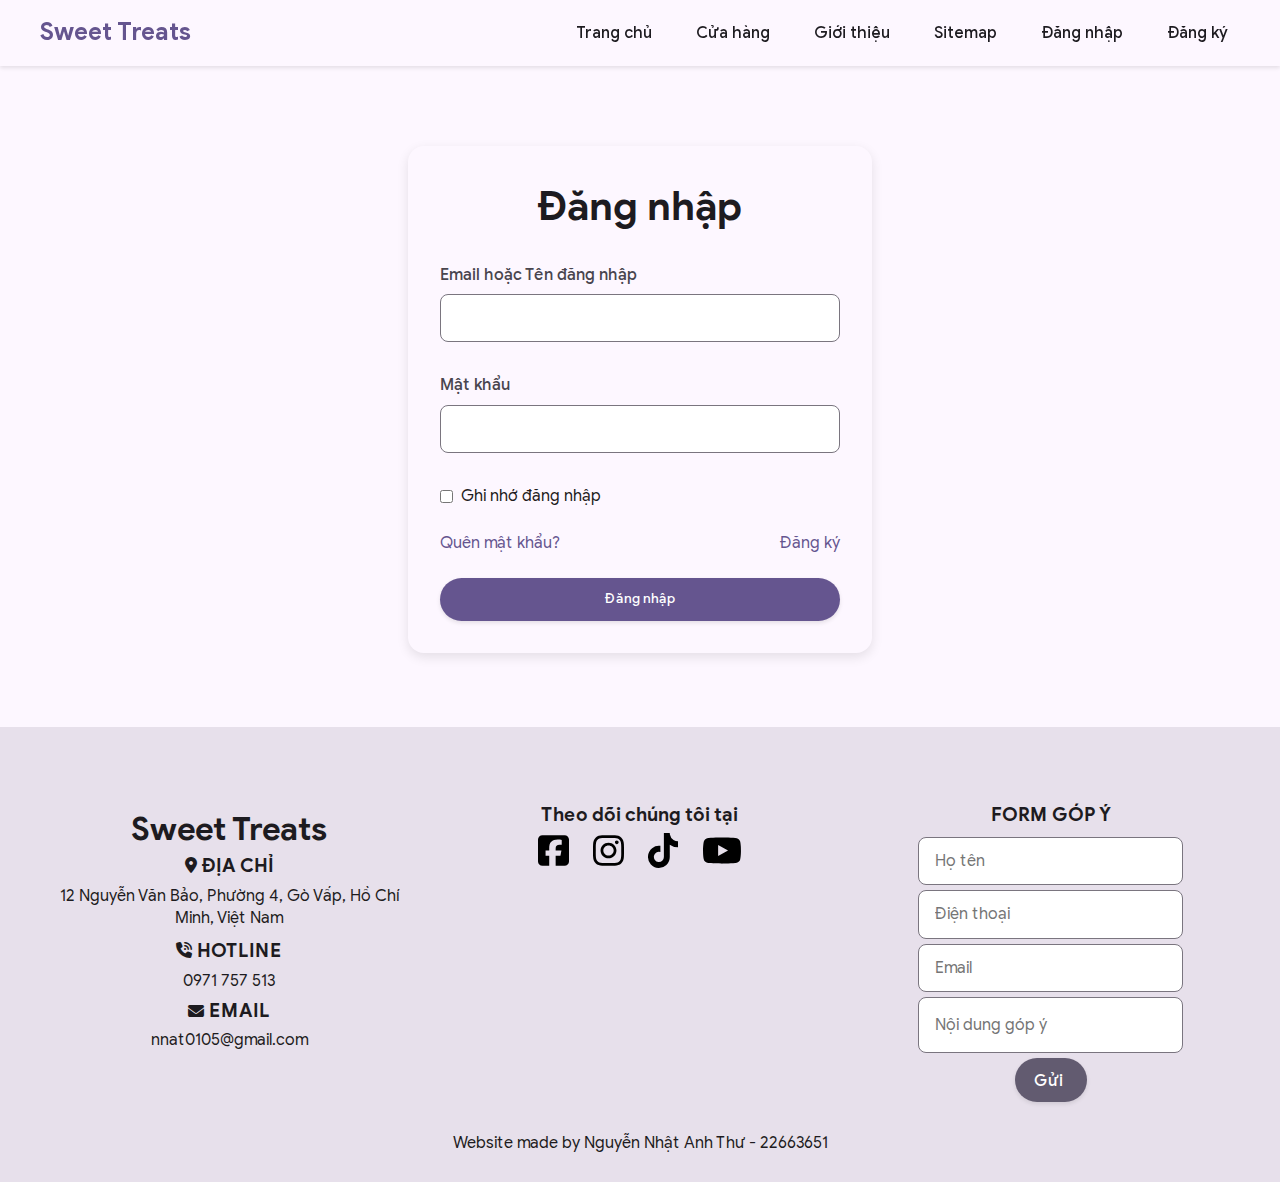
<file: sign-in.html>
<!DOCTYPE html>
<html lang="vi">
  <head>
    <meta charset="UTF-8" />
    <meta name="viewport" content="width=device-width, initial-scale=1.0" />
    <title>Đăng nhập</title>
    <link rel="stylesheet" href="styles/styles.css" />
    <link rel="stylesheet" href="styles/responsive.css" />
  </head>
  <body>
    <header class="app-bar">
      <div class="container">
        <h1 class="app-bar-title">Sweet Treats</h1>
        <nav>
          <button class="menu-toggle" aria-label="Toggle menu">
            <i class="fa-solid fa-bars"></i>
          </button>
          <ul class="nav-menu"></ul>
        </nav>
      </div>
    </header>

    <main>
      <section class="form-section">
        <div class="container">
          <div class="form-container">
            <h2 class="section-title">Đăng nhập</h2>
            <form id="signInForm" class="form">
              <div class="form-group">
                <div id="message" style="display: none"></div>
                <label for="emailOrUsername" class="form-label"
                  >Email hoặc Tên đăng nhập</label
                >
                <input
                  id="emailOrUsername"
                  name="emailOrUsername"
                  class="form-input"
                  required
                />
                <span id="emailOrUsernameError" class="error-text"></span>
              </div>
              <div class="form-group">
                <label for="password" class="form-label">Mật khẩu</label>
                <input
                  type="password"
                  id="password"
                  name="password"
                  class="form-input"
                  required
                />
                <span id="passwordError" class="error-text"></span>
              </div>
              <div class="form-group form-checkbox">
                <input type="checkbox" id="rememberMe" name="rememberMe" />
                <label for="rememberMe">Ghi nhớ đăng nhập</label>
              </div>
              <div class="form-links">
                <a href="#" class="form-link">Quên mật khẩu?</a>
                <a href="sign-up.html" class="form-link">Đăng ký</a>
              </div>
              <button type="submit" class="btn btn-primary btn-sign-in">
                Đăng nhập
              </button>
            </form>
          </div>
        </div>
      </section>
    </main>

    <footer>
      <section class="features" style="margin-top: -30px; background-color: var(--md-sys-color-surface-variant);">
        <div class="container">
          <div class="feature-grid">
            <div class="contact">
              <a href="index.html" style="text-decoration: none;"><h1>Sweet Treats</h1></a>
              <a href="https://www.google.com/maps/place/Tr%C6%B0%E1%BB%9Dng+%C4%90%E1%BA%A1i+h%E1%BB%8Dc+C%C3%B4ng+nghi%E1%BB%87p+TP.HCM/@10.8221589,106.6842705,17z/data=!3m1!4b1!4m6!3m5!1s0x3174deb3ef536f31:0x8b7bb8b7c956157b!8m2!3d10.8221589!4d106.6868454!16s%2Fm%2F02pyzdj?hl=vi-VN&entry=ttu&g_ep=EgoyMDI0MTAyOS4wIKXMDSoASAFQAw%3D%3D" style="text-decoration: none;">
                <div class="address" style="display: flex; align-items: center; justify-content: center;">
                  <i class="fa-solid fa-location-dot"></i>
                  <h3 style="margin-left: 5px; margin-top: 2px;">ĐỊA CHỈ</h3>
                </div>
                <p style="margin-top: 5px; margin-bottom: 7px;">12 Nguyễn Văn Bảo, Phường 4, Gò Vấp, Hồ Chí Minh, Việt Nam</p>
              </a>
              
              <a href="https://www.call.com/" style="text-decoration: none;">
                <div class="hotline" style="display: flex; margin-top: 5px; align-items: center; justify-content: center;">
                  <i class="fa-solid fa-phone-volume"></i>
                  <h3 style="margin-left: 5px; margin-top: 2px;">HOTLINE</h3>
                </div>
                <p style="margin-top: 5px;">0971 757 513</p>
              </a>
              
              <a href="https://mail.google.com/" style="text-decoration: none;">
                <div class="email" style="display: flex; margin-top: 5px; align-items: center; justify-content: center;">
                  <i class="fa-solid fa-envelope"></i>
                  <h3 style="margin-left: 5px; margin-top: 1px;">EMAIL</h3>
                </div>
                <p style="margin-top: 5px;">nnat0105@gmail.com</p>
              </a>
            </div>
        
            <div class="social">
              <h3 style="margin-top: -5px;">Theo dõi chúng tôi tại</h3>
              <div class="logo-social" style="text-align: center; margin-top: 5px;">
                <a href="https://www.facebook.com/"><img style="height: 35px; margin-right: 20px;" src="assets/icons/square-facebook-brands-solid.svg" alt=""></a>
                <a href="https://www.instagram.com/"><img style="height: 35px; margin-right: 20px;" src="assets/icons/instagram-brands-solid.svg" alt=""></a>
                <a href="https://www.tiktok.com/"><img style="height: 35px; margin-right: 20px;" src="assets/icons/tiktok-brands-solid.svg" alt=""></a>
                <a href="https://www.youtube.com/"><img style="height: 35px;" src="assets/icons/youtube-brands-solid.svg" alt=""></a>
              </div>
            </div>

            <div class="form">
              <h3 style="margin-top: -5px;">FORM GÓP Ý</h3>
              <form action="" style="margin-top: -15px;">
                <input id="txtHT" class="form-input" type="text" placeholder="Họ tên">
                <br>
                <input id="txtDT" class="form-input" style="margin-top: 5px;" type="phone" placeholder="Điện thoại">
                <br>
                <input id="txtEmail" class="form-input" style="margin-top: 5px;" type="text" placeholder="Email">
                <br>
                <input class="form-input" style="margin-top: 5px; height: 30px;" type="text" placeholder="Nội dung góp ý">
                <br>
                <a class="btn btn-secondary" style="margin-top: 5px; height: 20px;"><span style="margin-left: -5px; color: white;" id="btnSend">Gửi</span></a>
              </form>
            </div>
          </div>
        </div>
      </section>
      <p style="margin-top: -50px;">Website made by Nguyễn Nhật Anh Thư - 22663651</p>
    </footer>

    <script type="module" src="scripts/main.js"></script>
  </body>
</html>
</file>
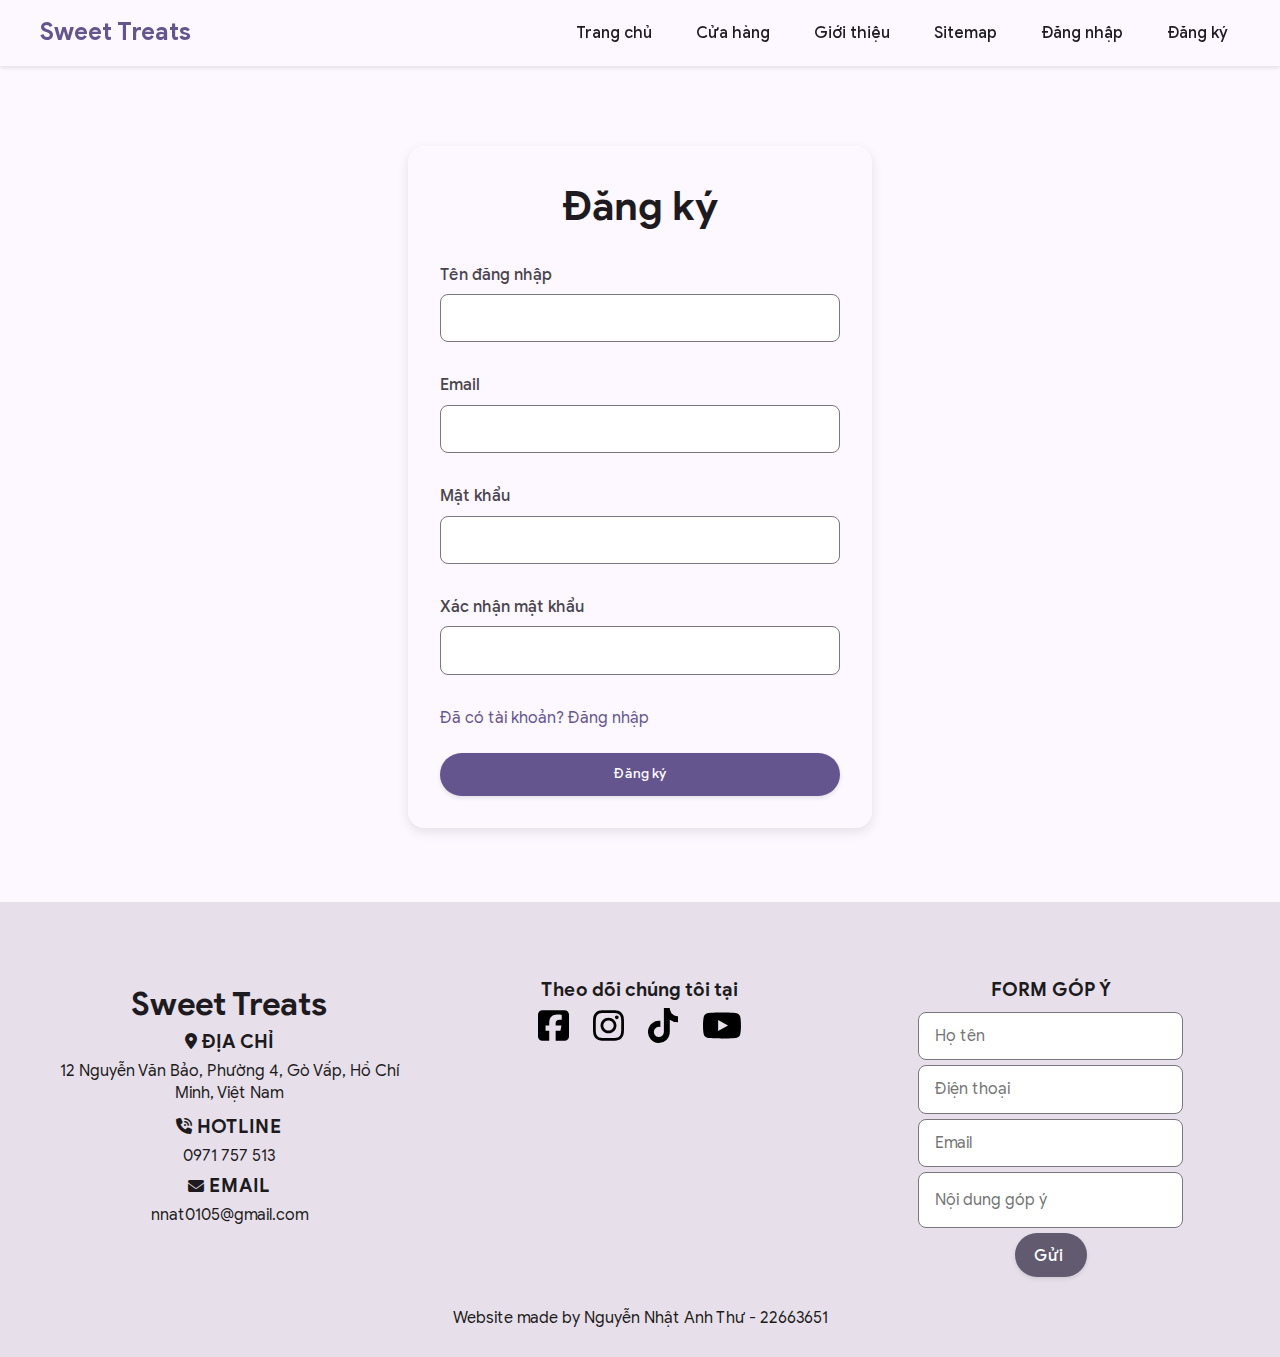
<file: sign-up.html>
<!DOCTYPE html>
<html lang="vi">
  <head>
    <meta charset="UTF-8" />
    <meta name="viewport" content="width=device-width, initial-scale=1.0" />
    <title>Đăng ký</title>
    <link rel="stylesheet" href="styles/styles.css" />
    <link rel="stylesheet" href="styles/responsive.css" />
    <link rel="stylesheet" href="assets/font-awesome/css/all.min.css" />
  </head>
  <body>
    <header class="app-bar">
      <div class="container">
        <h1 class="app-bar-title">Sweet Treats</h1>
        <nav>
          <button class="menu-toggle" aria-label="Toggle menu">
            <i class="fa-solid fa-bars"></i>
          </button>
          <ul class="nav-menu"></ul>
        </nav>
      </div>
    </header>

    <main>
      <section class="form-section">
        <div class="container">
          <div class="form-container">
            <h2 class="section-title">Đăng ký</h2>
            <form id="signUpForm" class="form">
              <div class="form-group">
                <div id="message" style="display: none"></div>
                <label for="username" class="form-label">Tên đăng nhập</label>
                <input
                  type="text"
                  id="username"
                  name="username"
                  class="form-input"
                />
                <span id="usernameError" class="error-text"></span>
              </div>
              <div class="form-group">
                <label for="email" class="form-label">Email</label>
                <input id="email" name="email" class="form-input" />
                <span id="emailError" class="error-text"></span>
              </div>
              <div class="form-group">
                <label for="password" class="form-label">Mật khẩu</label>
                <input
                  type="password"
                  id="password"
                  name="password"
                  class="form-input"
                />
                <span id="passwordError" class="error-text"></span>
              </div>
              <div class="form-group">
                <label for="confirmPassword" class="form-label"
                  >Xác nhận mật khẩu</label
                >
                <input
                  type="password"
                  id="confirmPassword"
                  name="confirmPassword"
                  class="form-input"
                />
                <span id="confirmPasswordError" class="error-text"></span>
              </div>
              <div class="form-links">
                <a href="sign-in.html" class="form-link"
                  >Đã có tài khoản? Đăng nhập</a
                >
              </div>
              <button type="submit" class="btn btn-primary btn-sign-up">
                Đăng ký
              </button>
            </form>
            <div id="message" class="form-message"></div>
          </div>
        </div>
      </section>
    </main>

    <footer>
      <section class="features" style="margin-top: -30px; background-color: var(--md-sys-color-surface-variant);">
        <div class="container">
          <div class="feature-grid">
            <div class="contact">
              <a href="index.html" style="text-decoration: none;"><h1>Sweet Treats</h1></a>
              <a href="https://www.google.com/maps/place/Tr%C6%B0%E1%BB%9Dng+%C4%90%E1%BA%A1i+h%E1%BB%8Dc+C%C3%B4ng+nghi%E1%BB%87p+TP.HCM/@10.8221589,106.6842705,17z/data=!3m1!4b1!4m6!3m5!1s0x3174deb3ef536f31:0x8b7bb8b7c956157b!8m2!3d10.8221589!4d106.6868454!16s%2Fm%2F02pyzdj?hl=vi-VN&entry=ttu&g_ep=EgoyMDI0MTAyOS4wIKXMDSoASAFQAw%3D%3D" style="text-decoration: none;">
                <div class="address" style="display: flex; align-items: center; justify-content: center;">
                  <i class="fa-solid fa-location-dot"></i>
                  <h3 style="margin-left: 5px; margin-top: 2px;">ĐỊA CHỈ</h3>
                </div>
                <p style="margin-top: 5px; margin-bottom: 7px;">12 Nguyễn Văn Bảo, Phường 4, Gò Vấp, Hồ Chí Minh, Việt Nam</p>
              </a>
              
              <a href="https://www.call.com/" style="text-decoration: none;">
                <div class="hotline" style="display: flex; margin-top: 5px; align-items: center; justify-content: center;">
                  <i class="fa-solid fa-phone-volume"></i>
                  <h3 style="margin-left: 5px; margin-top: 2px;">HOTLINE</h3>
                </div>
                <p style="margin-top: 5px;">0971 757 513</p>
              </a>
              
              <a href="https://mail.google.com/" style="text-decoration: none;">
                <div class="email" style="display: flex; margin-top: 5px; align-items: center; justify-content: center;">
                  <i class="fa-solid fa-envelope"></i>
                  <h3 style="margin-left: 5px; margin-top: 1px;">EMAIL</h3>
                </div>
                <p style="margin-top: 5px;">nnat0105@gmail.com</p>
              </a>
            </div>
        
            <div class="social">
              <h3 style="margin-top: -5px;">Theo dõi chúng tôi tại</h3>
              <div class="logo-social" style="text-align: center; margin-top: 5px;">
                <a href="https://www.facebook.com/"><img style="height: 35px; margin-right: 20px;" src="assets/icons/square-facebook-brands-solid.svg" alt=""></a>
                <a href="https://www.instagram.com/"><img style="height: 35px; margin-right: 20px;" src="assets/icons/instagram-brands-solid.svg" alt=""></a>
                <a href="https://www.tiktok.com/"><img style="height: 35px; margin-right: 20px;" src="assets/icons/tiktok-brands-solid.svg" alt=""></a>
                <a href="https://www.youtube.com/"><img style="height: 35px;" src="assets/icons/youtube-brands-solid.svg" alt=""></a>
              </div>
            </div>

            <div class="form">
              <h3 style="margin-top: -5px;">FORM GÓP Ý</h3>
              <form action="" style="margin-top: -15px;">
                <input id="txtHT" class="form-input" type="text" placeholder="Họ tên">
                <br>
                <input id="txtDT" class="form-input" style="margin-top: 5px;" type="phone" placeholder="Điện thoại">
                <br>
                <input id="txtEmail" class="form-input" style="margin-top: 5px;" type="text" placeholder="Email">
                <br>
                <input class="form-input" style="margin-top: 5px; height: 30px;" type="text" placeholder="Nội dung góp ý">
                <br>
                <a class="btn btn-secondary" style="margin-top: 5px; height: 20px;"><span style="margin-left: -5px; color: white;" id="btnSend">Gửi</span></a>
              </form>
            </div>
          </div>
        </div>
      </section>
      <p style="margin-top: -50px;">Website made by Nguyễn Nhật Anh Thư - 22663651</p>
    </footer>

    <script type="module" src="scripts/main.js"></script>
  </body>
</html>
</file>
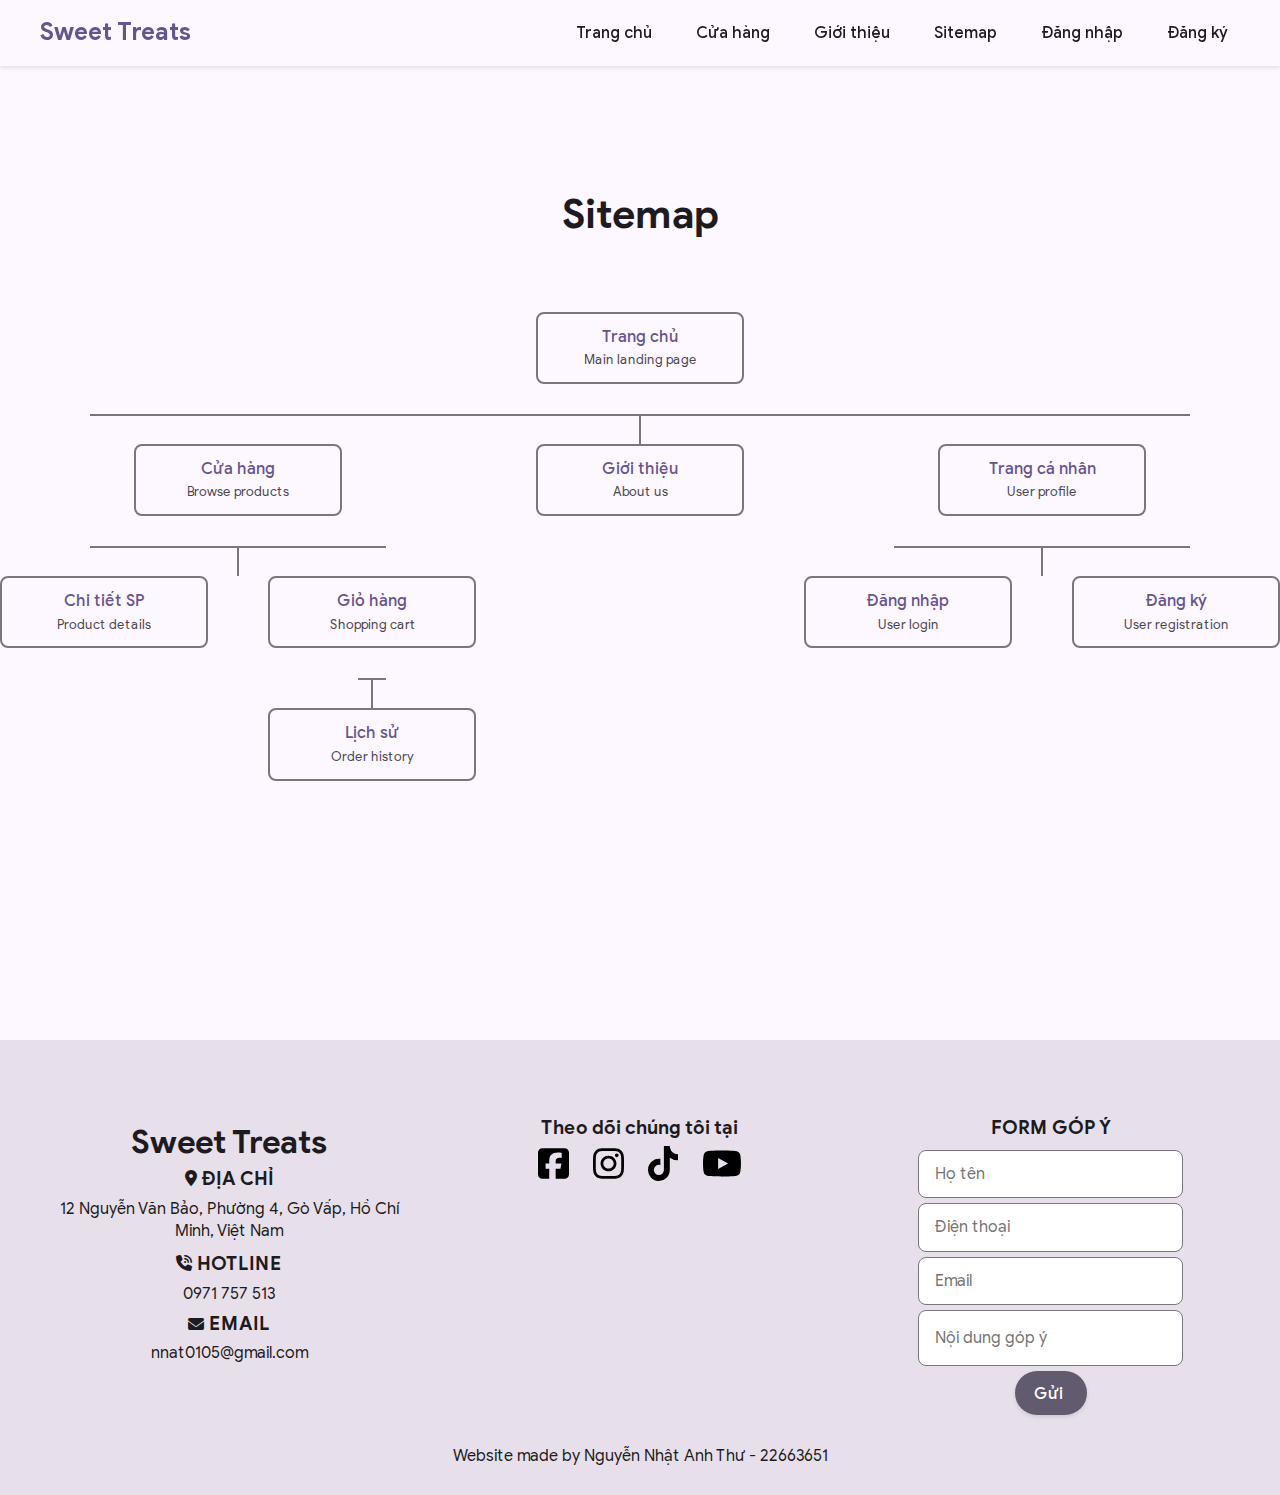
<file: sitemap.html>
<!DOCTYPE html>
<html lang="vi">
  <head>
    <meta charset="UTF-8" />
    <meta name="viewport" content="width=device-width, initial-scale=1.0" />
    <title>Sitemap - Sweet Treats</title>
    <link rel="stylesheet" href="styles/styles.css" />
    <link rel="stylesheet" href="styles/responsive.css" />
    <style>
      .sitemap {
        padding: 120px 0 80px;
        min-height: calc(100vh - 60px - 60px);
        background-color: var(--md-sys-color-surface);
        overflow-x: auto;
      }

      .tree-container {
        display: flex;
        justify-content: center;
        padding: 40px 20px;
        min-width: 1000px;
      }

      .tree {
        display: flex;
        flex-direction: column;
        align-items: center;
      }

      .node {
        display: flex;
        flex-direction: column;
        align-items: center;
        position: relative;
      }

      .node-content {
        background-color: var(--md-sys-color-surface);
        border: 2px solid var(--md-sys-color-outline);
        border-radius: 8px;
        padding: 12px;
        text-align: center;
        width: 180px;
        transition: all 0.3s ease;
        z-index: 2;
      }

      .node-children {
        display: flex;
        gap: 60px; /* Increased gap between siblings */
        margin-top: 60px;
        position: relative;
        justify-content: center; /* Center children horizontally */
        width: 100%;
      }

      /* Vertical line from parent to children container */
      .node-children::before {
        content: "";
        position: absolute;
        top: -30px;
        left: 50%;
        width: 2px;
        height: 30px;
        background-color: var(--md-sys-color-outline);
        transform: translateX(-50%); /* Center the line */
      }

      /* Horizontal line connecting children */
      .node-children::after {
        content: "";
        position: absolute;
        top: -30px;
        left: 50%;
        transform: translateX(-50%); /* Center the line */
        width: calc(
          100% - 180px
        ); /* Adjust width based on node content width */
        height: 2px;
        background-color: var(--md-sys-color-outline);
      }

      /* Add vertical lines to each child */
      .node-children .node::before {
        content: "";
        position: absolute;
        top: -30px;
        left: 50%;
        width: 2px;
        height: 30px;
        background-color: var(--md-sys-color-outline);
        transform: translateX(-50%);
      }

      /* Hide lines for nodes without children */
      .node:not(:has(.node-children))::before,
      .node:not(:has(.node-children))::after {
        display: none;
      }

      /* Hide the first level's vertical lines since they're duplicates */
      .tree > .node > .node-children > .node::before {
        display: none;
      }

      .node-link {
        color: var(--md-sys-color-primary);
        text-decoration: none;
        font-weight: 500;
        display: block;
        margin-bottom: 4px;
      }

      .node-description {
        font-size: 0.8rem;
        color: var(--md-sys-color-on-surface-variant);
      }

      .node-content:hover {
        background-color: var(--md-sys-color-primary-container);
        border-color: var(--md-sys-color-primary);
        transform: translateY(-2px);
        box-shadow: 0 4px 8px rgba(0, 0, 0, 0.1);
      }

      /* Single child centering */
      .node-children:has(:only-child) {
        justify-content: center;
      }

      @media (max-width: 768px) {
        .node-description {
          display: none;
        }

        .node-content {
          padding: 8px;
          font-size: 0.9rem;
        }
      }
      #cart-node::before {
        display: none;
      }
    </style>
  </head>
  <body>
    <header class="app-bar">
      <div class="container">
        <h1 class="app-bar-title">Sweet Treats</h1>
        <nav>
          <button class="menu-toggle" aria-label="Toggle menu">
            <i class="fa-solid fa-bars"></i>
          </button>
          <ul class="nav-menu"></ul>
        </nav>
      </div>
    </header>

    <main>
      <section class="sitemap">
        <div class="container">
          <h2 class="section-title">Sitemap</h2>

          <div class="tree-container">
            <div class="tree">
              <!-- Root node -->
              <div class="node">
                <div class="node-content">
                  <a href="index.html" class="node-link">Trang chủ</a>
                  <div class="node-description">Main landing page</div>
                </div>

                <!-- Children of root -->
                <div class="node-children">
                  <!-- Shop branch -->
                  <div class="node">
                    <div class="node-content">
                      <a href="shop.html" class="node-link">Cửa hàng</a>
                      <div class="node-description">Browse products</div>
                    </div>
                    <div class="node-children">
                      <div class="node">
                        <div class="node-content">
                          <a
                            href="product-detail.html"
                            class="node-link"
                            >Chi tiết SP</a
                          >
                          <div class="node-description">Product details</div>
                        </div>
                      </div>
                      <div class="node" id="cart-node">
                        <div class="node-content">
                          <a href="cart.html" class="node-link"
                            >Giỏ hàng</a
                          >
                          <div class="node-description">Shopping cart</div>
                        </div>
                        <div class="node-children">
                          <div class="node">
                            <div class="node-content">
                              <a href="history.html" class="node-link"
                                >Lịch sử</a
                              >
                              <div class="node-description">Order history</div>
                            </div>
                          </div>
                        </div>
                      </div>
                    </div>
                  </div>

                  <!-- About branch -->
                  <div class="node">
                    <div class="node-content">
                      <a href="about.html" class="node-link"
                        >Giới thiệu</a
                      >
                      <div class="node-description">About us</div>
                    </div>
                  </div>

                  <!-- User profile branch -->
                  <div class="node">
                    <div class="node-content">
                      <a href="me.html" class="node-link"
                        >Trang cá nhân</a
                      >
                      <div class="node-description">User profile</div>
                    </div>
                    <div class="node-children">
                      <div class="node">
                        <div class="node-content">
                          <a href="sign-in.html" class="node-link"
                            >Đăng nhập</a
                          >
                          <div class="node-description">User login</div>
                        </div>
                      </div>
                      <div class="node">
                        <div class="node-content">
                          <a href="sign-up.html" class="node-link"
                            >Đăng ký</a
                          >
                          <div class="node-description">User registration</div>
                        </div>
                      </div>
                    </div>
                  </div>
                </div>
              </div>
            </div>
          </div>
        </div>
      </section>
    </main>

    <footer>
      <section class="features" style="margin-top: -30px; background-color: var(--md-sys-color-surface-variant);">
        <div class="container">
          <div class="feature-grid">
            <div class="contact">
              <a href="index.html" style="text-decoration: none;"><h1>Sweet Treats</h1></a>
              <a href="https://www.google.com/maps/place/Tr%C6%B0%E1%BB%9Dng+%C4%90%E1%BA%A1i+h%E1%BB%8Dc+C%C3%B4ng+nghi%E1%BB%87p+TP.HCM/@10.8221589,106.6842705,17z/data=!3m1!4b1!4m6!3m5!1s0x3174deb3ef536f31:0x8b7bb8b7c956157b!8m2!3d10.8221589!4d106.6868454!16s%2Fm%2F02pyzdj?hl=vi-VN&entry=ttu&g_ep=EgoyMDI0MTAyOS4wIKXMDSoASAFQAw%3D%3D" style="text-decoration: none;">
                <div class="address" style="display: flex; align-items: center; justify-content: center;">
                  <i class="fa-solid fa-location-dot"></i>
                  <h3 style="margin-left: 5px; margin-top: 2px;">ĐỊA CHỈ</h3>
                </div>
                <p style="margin-top: 5px; margin-bottom: 7px;">12 Nguyễn Văn Bảo, Phường 4, Gò Vấp, Hồ Chí Minh, Việt Nam</p>
              </a>
              
              <a href="https://www.call.com/" style="text-decoration: none;">
                <div class="hotline" style="display: flex; margin-top: 5px; align-items: center; justify-content: center;">
                  <i class="fa-solid fa-phone-volume"></i>
                  <h3 style="margin-left: 5px; margin-top: 2px;">HOTLINE</h3>
                </div>
                <p style="margin-top: 5px;">0971 757 513</p>
              </a>
              
              <a href="https://mail.google.com/" style="text-decoration: none;">
                <div class="email" style="display: flex; margin-top: 5px; align-items: center; justify-content: center;">
                  <i class="fa-solid fa-envelope"></i>
                  <h3 style="margin-left: 5px; margin-top: 1px;">EMAIL</h3>
                </div>
                <p style="margin-top: 5px;">nnat0105@gmail.com</p>
              </a>
            </div>
        
            <div class="social">
              <h3 style="margin-top: -5px;">Theo dõi chúng tôi tại</h3>
              <div class="logo-social" style="text-align: center; margin-top: 5px;">
                <a href="https://www.facebook.com/"><img style="height: 35px; margin-right: 20px;" src="assets/icons/square-facebook-brands-solid.svg" alt=""></a>
                <a href="https://www.instagram.com/"><img style="height: 35px; margin-right: 20px;" src="assets/icons/instagram-brands-solid.svg" alt=""></a>
                <a href="https://www.tiktok.com/"><img style="height: 35px; margin-right: 20px;" src="assets/icons/tiktok-brands-solid.svg" alt=""></a>
                <a href="https://www.youtube.com/"><img style="height: 35px;" src="assets/icons/youtube-brands-solid.svg" alt=""></a>
              </div>
            </div>

            <div class="form">
              <h3 style="margin-top: -5px;">FORM GÓP Ý</h3>
              <form action="" style="margin-top: -15px;">
                <input id="txtHT" class="form-input" type="text" placeholder="Họ tên">
                <br>
                <input id="txtDT" class="form-input" style="margin-top: 5px;" type="phone" placeholder="Điện thoại">
                <br>
                <input id="txtEmail" class="form-input" style="margin-top: 5px;" type="text" placeholder="Email">
                <br>
                <input class="form-input" style="margin-top: 5px; height: 30px;" type="text" placeholder="Nội dung góp ý">
                <br>
                <a class="btn btn-secondary" style="margin-top: 5px; height: 20px;"><span style="margin-left: -5px; color: white;" id="btnSend">Gửi</span></a>
              </form>
            </div>
          </div>
        </div>
      </section>
      <p style="margin-top: -50px;">Website made by Nguyễn Nhật Anh Thư - 22663651</p>
    </footer>

    <script type="module" src="scripts/main.js"></script>
  </body>
</html>
</file>
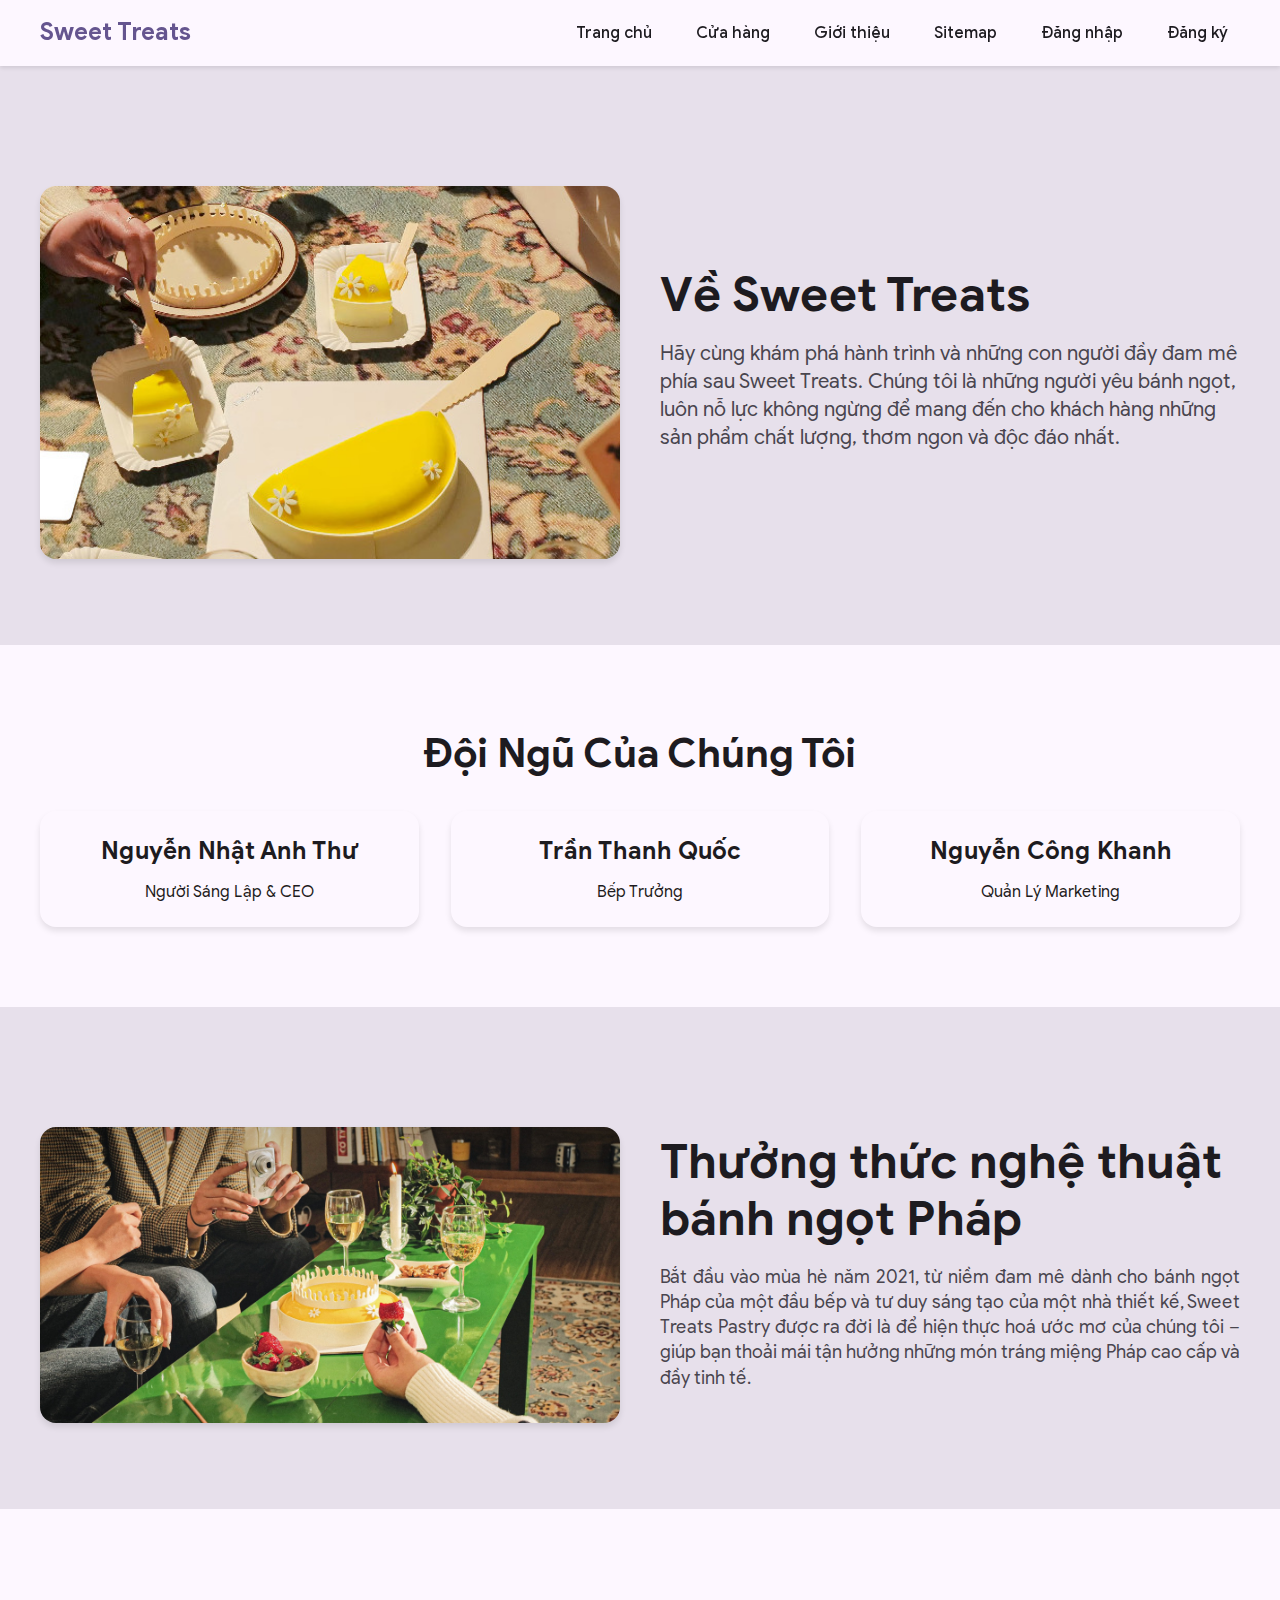
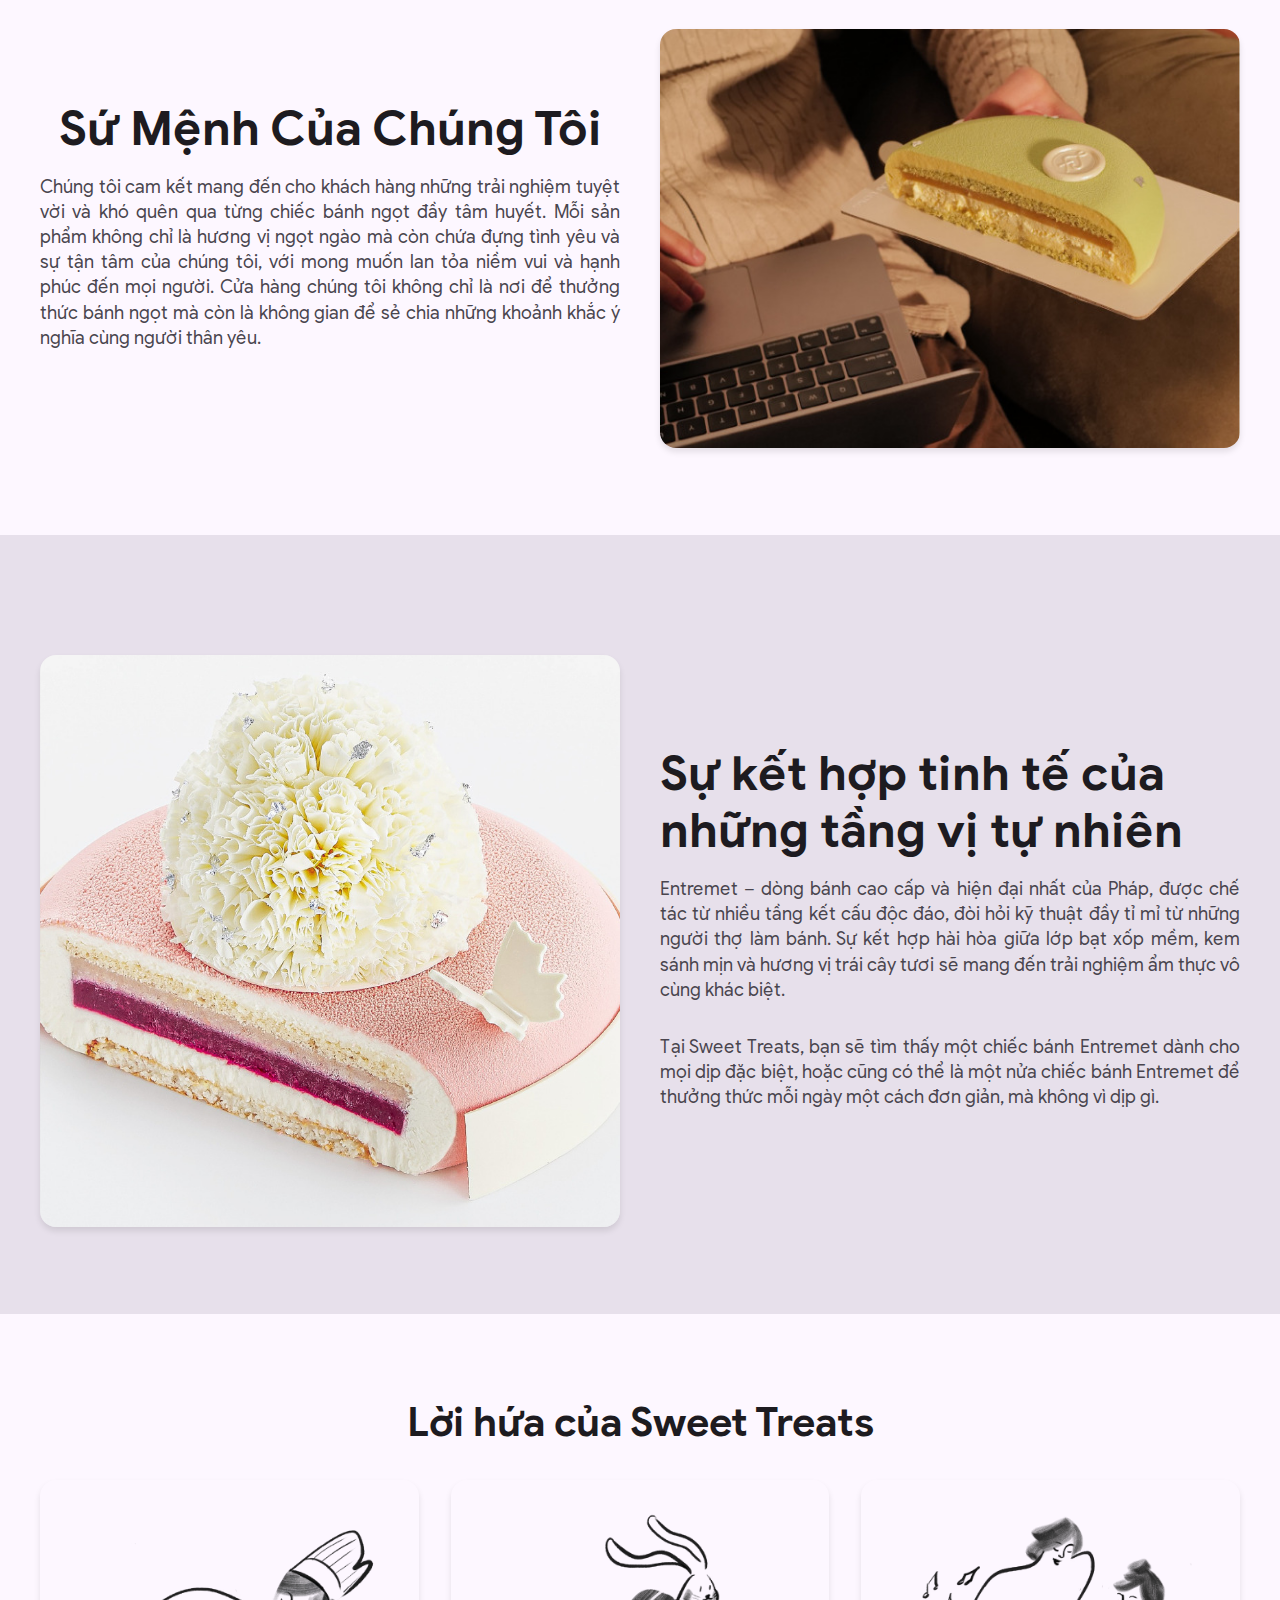
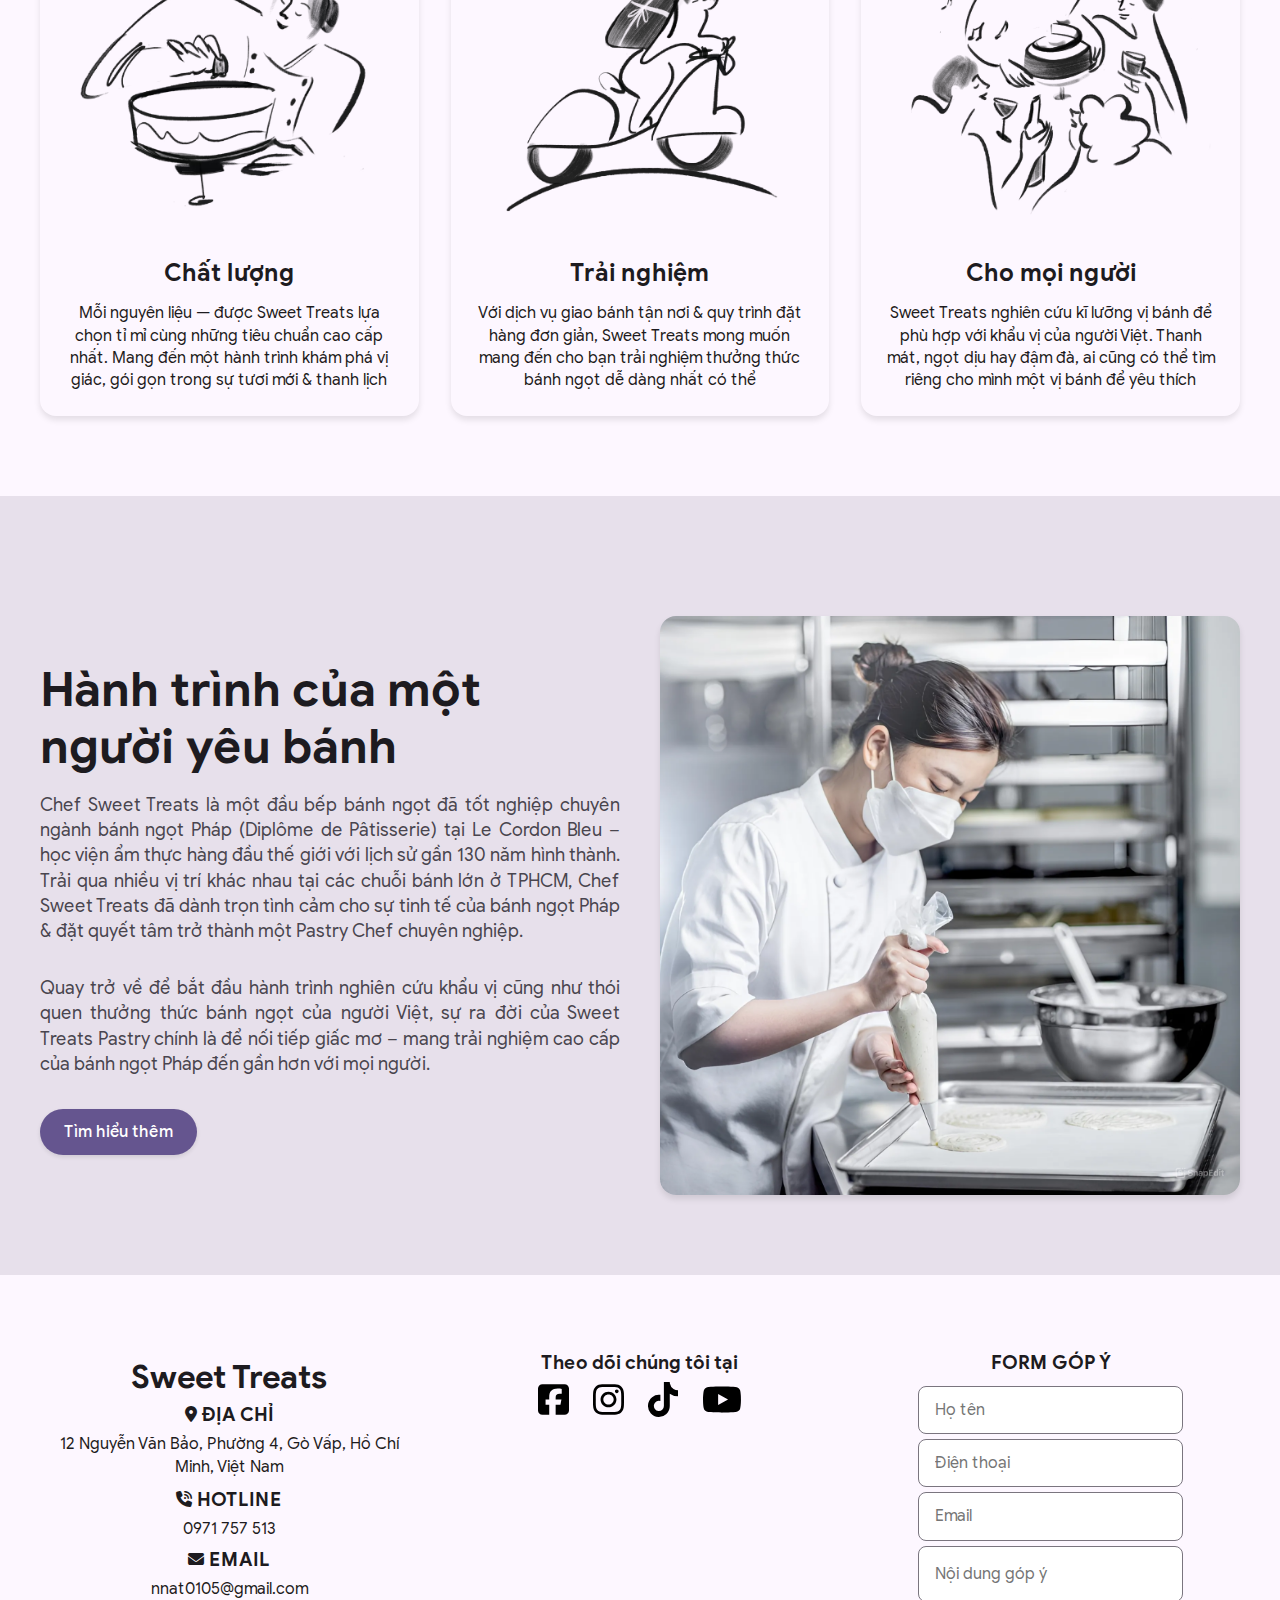
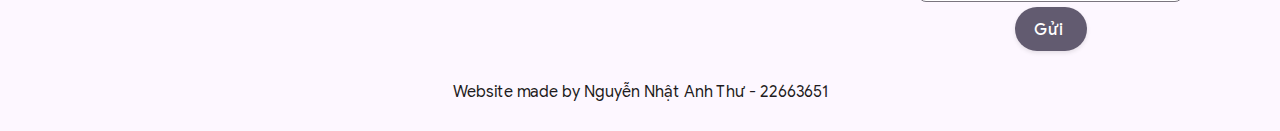
<file: pages/about.html>
<!DOCTYPE html>
<html lang="vi">
  <head>
    <meta charset="UTF-8" />
    <meta name="viewport" content="width=device-width, initial-scale=1.0" />
    <title>Về Chúng Tôi - Sweet Treats</title>
    <link rel="stylesheet" href="../styles/styles.css" />
    <link rel="stylesheet" href="../styles/responsive.css" />
  </head>
  <body>
    <header class="app-bar">
      <div class="container">
        <h1 class="app-bar-title">Sweet Treats</h1>
        <nav>
          <button class="menu-toggle" aria-label="Toggle menu">
            <i class="fa-solid fa-bars"></i>
          </button>
          <ul class="nav-menu"></ul>
        </nav>
      </div>
    </header>

    <main>
      <section class="hero">
        <div class="container">
          <div class="hero-image">
            <img
              src="../assets/images/about.jpg"
              alt="Về Sweet Treats"
              width="600"
              height="400"
            />
          </div>
          <div class="hero-content">
            <h2 class="hero-title">Về Sweet Treats</h2>
            <p class="hero-subtitle">
              Hãy cùng khám phá hành trình và những con người đầy đam mê phía sau Sweet Treats. Chúng tôi là những người yêu bánh ngọt, luôn nỗ lực không ngừng để mang đến cho khách hàng những sản phẩm chất lượng, thơm ngon và độc đáo nhất.
            </p>
          </div>
        </div>
      </section>

      <section class="features">
        <div class="container">
          <h2 class="section-title">Đội Ngũ Của Chúng Tôi</h2>
          <div class="feature-grid">
            <div class="feature-card">
              <h3>Nguyễn Nhật Anh Thư</h3>
              <p>Người Sáng Lập & CEO</p>
            </div>
            <div class="feature-card">
              <h3>Trần Thanh Quốc</h3>
              <p>Bếp Trưởng</p>
            </div>
            <div class="feature-card">
              <h3>Nguyễn Công Khanh</h3>
              <p>Quản Lý Marketing</p>
            </div>
          </div>
        </div>
      </section>
  
      <section class="hero">
        <div class="container">
          <div class="hero-image">
            <img
              src="../assets/images/about1.jpg"
              alt="Bánh ngọt Pháp"
              width="600"
              height="400"
            />
          </div>
          <div class="hero-content">
            <h4 class="hero-title">Thưởng thức nghệ thuật bánh ngọt Pháp</h4>
            <p class="hero-subtitle" style="text-align: justify; font-size: 18px">
              Bắt đầu vào mùa hè năm 2021, từ niềm đam mê dành cho bánh ngọt Pháp của một đầu bếp và tư duy sáng tạo của một nhà thiết kế, Sweet Treats Pastry được ra đời là để hiện thực hoá ước mơ của chúng tôi – giúp bạn thoải mái tận hưởng những món tráng miệng Pháp cao cấp và đầy tinh tế.
            </p>
            </div>
        </div>
      </section>

      <section class="hero" style="background-color: rgb(253,247,255);">
        <div class="container">
          <div class="hero-content">
            <h3 class="hero-title" style="text-align: center;">Sứ Mệnh Của Chúng Tôi</h3>
            <p class="hero-subtitle" style="text-align: justify; font-size: 18px">
              Chúng tôi cam kết mang đến cho khách hàng những trải nghiệm tuyệt vời và khó quên qua từng chiếc bánh ngọt đầy tâm huyết. Mỗi sản phẩm không chỉ là hương vị ngọt ngào mà còn chứa đựng tình yêu và sự tận tâm của chúng tôi, với mong muốn lan tỏa niềm vui và hạnh phúc đến mọi người. Cửa hàng chúng tôi không chỉ là nơi để thưởng thức bánh ngọt mà còn là không gian để sẻ chia những khoảnh khắc ý nghĩa cùng người thân yêu.
            </p>
        </div>
        <div class="hero-image">
          <img
            src="../assets/images/sumenh.jpg"
            alt="Sứ mệnh"
            width="600"
            height="400"
          />
        </div>
      </section>

      <section class="hero">
        <div class="container">
          <div class="hero-image">
            <img
              src="../assets/images/about2.jpg"
              alt="Sự kết hợp"
              width="600"
              height="400"
            />
          </div>
          <div class="hero-content">
            <h3 class="hero-title">Sự kết hợp tinh tế của những tầng vị tự nhiên</h3>
            <p class="hero-subtitle" style="text-align: justify; font-size: 18px">
              Entremet – dòng bánh cao cấp và hiện đại nhất của Pháp, được chế tác từ nhiều tầng kết cấu độc đáo, đòi hỏi kỹ thuật đầy tỉ mỉ từ những người thợ làm bánh. Sự kết hợp hài hòa giữa lớp bạt xốp mềm, kem sánh mịn và hương vị trái cây tươi sẽ mang đến trải nghiệm ẩm thực vô cùng khác biệt.
            <p class="hero-subtitle" style="text-align: justify; font-size: 18px;">
              Tại Sweet Treats, bạn sẽ tìm thấy một chiếc bánh Entremet dành cho mọi dịp đặc biệt, hoặc cũng có thể là một nửa chiếc bánh Entremet để thưởng thức mỗi ngày một cách đơn giản, mà không vì dịp gì.
            </p>
            </div>
        </div>
      </section>

      <section class="features">
        <div class="container">
          <h2 class="section-title">Lời hứa của Sweet Treats</h2>
          <div class="feature-grid">
            <div class="feature-card">
              <img src="../assets/images/loihua1.png" alt="">
              <h3>Chất lượng</h3>
              <p>Mỗi nguyên liệu — được Sweet Treats lựa chọn tỉ mỉ cùng những tiêu chuẩn cao cấp nhất. Mang đến một hành trình khám phá vị giác, gói gọn trong sự tươi mới & thanh lịch</p>
            </div>
            <div class="feature-card">
              <img src="../assets/images/loihua2.png" alt="">
              <h3>Trải nghiệm</h3>
              <p>Với dịch vụ giao bánh tận nơi & quy trình đặt hàng đơn giản, Sweet Treats mong muốn mang đến cho bạn trải nghiệm thưởng thức bánh ngọt dễ dàng nhất có thể</p>
            </div>
            <div class="feature-card">
              <img src="../assets/images/loihua3.png" alt="">
              <h3>Cho mọi người</h3>
              <p>Sweet Treats nghiên cứu kĩ lưỡng vị bánh để phù hợp với khẩu vị của người Việt. Thanh mát, ngọt dịu hay đậm đà, ai cũng có thể tìm riêng cho mình một vị bánh để yêu thích</p>
            </div>
          </div>
        </div>
      </section>

      <section class="hero">
        <div class="container">
          <div class="hero-content">
            <h3 class="hero-title">Hành trình của một người yêu bánh</h3>
            <p class="hero-subtitle" style="text-align: justify; font-size: 18px">
              Chef Sweet Treats là một đầu bếp bánh ngọt đã tốt nghiệp chuyên ngành bánh ngọt Pháp (Diplôme de Pâtisserie) tại Le Cordon Bleu – học viện ẩm thực hàng đầu thế giới với lịch sử gần 130 năm hình thành. Trải qua nhiều vị trí khác nhau tại các chuỗi bánh lớn ở TPHCM, Chef Sweet Treats đã dành trọn tình cảm cho sự tinh tế của bánh ngọt Pháp & đặt quyết tâm trở thành một Pastry Chef chuyên nghiệp.
            <p class="hero-subtitle" style="text-align: justify; font-size: 18px;">
              Quay trở về để bắt đầu hành trình nghiên cứu khẩu vị cũng như thói quen thưởng thức bánh ngọt của người Việt, sự ra đời của Sweet Treats Pastry chính là để nối tiếp giấc mơ – mang trải nghiệm cao cấp của bánh ngọt Pháp đến gần hơn với mọi người.
            </p>
            <a href="#" class="btn btn-primary">Tìm hiểu thêm</a>
          </div>
          <div class="hero-image">
            <img
              src="../assets/images/about3.jpg"
              alt="Đồ ngọt tuyệt vời"
              width="600"
              height="400"
            />
          </div>
        </div>
      </section>
    </main>

    <footer>
      <section class="features" style="margin-top: -30px;">
        <div class="container">
          <div class="feature-grid">
            <div class="contact">
              <a href="../index.html" style="text-decoration: none;"><h1>Sweet Treats</h1></a>
              <a href="https://www.google.com/maps/place/Tr%C6%B0%E1%BB%9Dng+%C4%90%E1%BA%A1i+h%E1%BB%8Dc+C%C3%B4ng+nghi%E1%BB%87p+TP.HCM/@10.8221589,106.6842705,17z/data=!3m1!4b1!4m6!3m5!1s0x3174deb3ef536f31:0x8b7bb8b7c956157b!8m2!3d10.8221589!4d106.6868454!16s%2Fm%2F02pyzdj?hl=vi-VN&entry=ttu&g_ep=EgoyMDI0MTAyOS4wIKXMDSoASAFQAw%3D%3D" style="text-decoration: none;">
                <div class="address" style="display: flex; align-items: center; justify-content: center;">
                  <i class="fa-solid fa-location-dot"></i>
                  <h3 style="margin-left: 5px; margin-top: 2px;">ĐỊA CHỈ</h3>
                </div>
                <p style="margin-top: 5px; margin-bottom: 7px;">12 Nguyễn Văn Bảo, Phường 4, Gò Vấp, Hồ Chí Minh, Việt Nam</p>
              </a>
              
              <a href="https://www.call.com/" style="text-decoration: none;">
                <div class="hotline" style="display: flex; margin-top: 5px; align-items: center; justify-content: center;">
                  <i class="fa-solid fa-phone-volume"></i>
                  <h3 style="margin-left: 5px; margin-top: 2px;">HOTLINE</h3>
                </div>
                <p style="margin-top: 5px;">0971 757 513</p>
              </a>
              
              <a href="https://mail.google.com/" style="text-decoration: none;">
                <div class="email" style="display: flex; margin-top: 5px; align-items: center; justify-content: center;">
                  <i class="fa-solid fa-envelope"></i>
                  <h3 style="margin-left: 5px; margin-top: 1px;">EMAIL</h3>
                </div>
                <p style="margin-top: 5px;">nnat0105@gmail.com</p>
              </a>
            </div>
        
            <div class="social">
              <h3 style="margin-top: -5px;">Theo dõi chúng tôi tại</h3>
              <div class="logo-social" style="text-align: center; margin-top: 5px;">
                <a href="https://www.facebook.com/"><img style="height: 35px; margin-right: 20px;" src="../assets/icons/square-facebook-brands-solid.svg" alt=""></a>
                <a href="https://www.instagram.com/"><img style="height: 35px; margin-right: 20px;" src="../assets/icons/instagram-brands-solid.svg" alt=""></a>
                <a href="https://www.tiktok.com/"><img style="height: 35px; margin-right: 20px;" src="../assets/icons/tiktok-brands-solid.svg" alt=""></a>
                <a href="https://www.youtube.com/"><img style="height: 35px;" src="../assets/icons/youtube-brands-solid.svg" alt=""></a>
              </div>
            </div>

            <div class="form">
              <h3 style="margin-top: -5px;">FORM GÓP Ý</h3>
              <form action="" style="margin-top: -15px;">
                <input id="txtHT" class="form-input" type="text" placeholder="Họ tên">
                <br>
                <input id="txtDT" class="form-input" style="margin-top: 5px;" type="phone" placeholder="Điện thoại">
                <br>
                <input id="txtEmail" class="form-input" style="margin-top: 5px;" type="text" placeholder="Email">
                <br>
                <input class="form-input" style="margin-top: 5px; height: 30px;" type="text" placeholder="Nội dung góp ý">
                <br>
                <a class="btn btn-secondary" style="margin-top: 5px; height: 20px;"><span style="margin-left: -5px; color: white;" id="btnSend">Gửi</span></a>
              </form>
            </div>
          </div>
        </div>
      </section>
      <p style="margin-top: -50px;">Website made by Nguyễn Nhật Anh Thư - 22663651</p>
    </footer>

    <script type="module" src="../scripts/main.js"></script>
  </body>
</html>
</file>
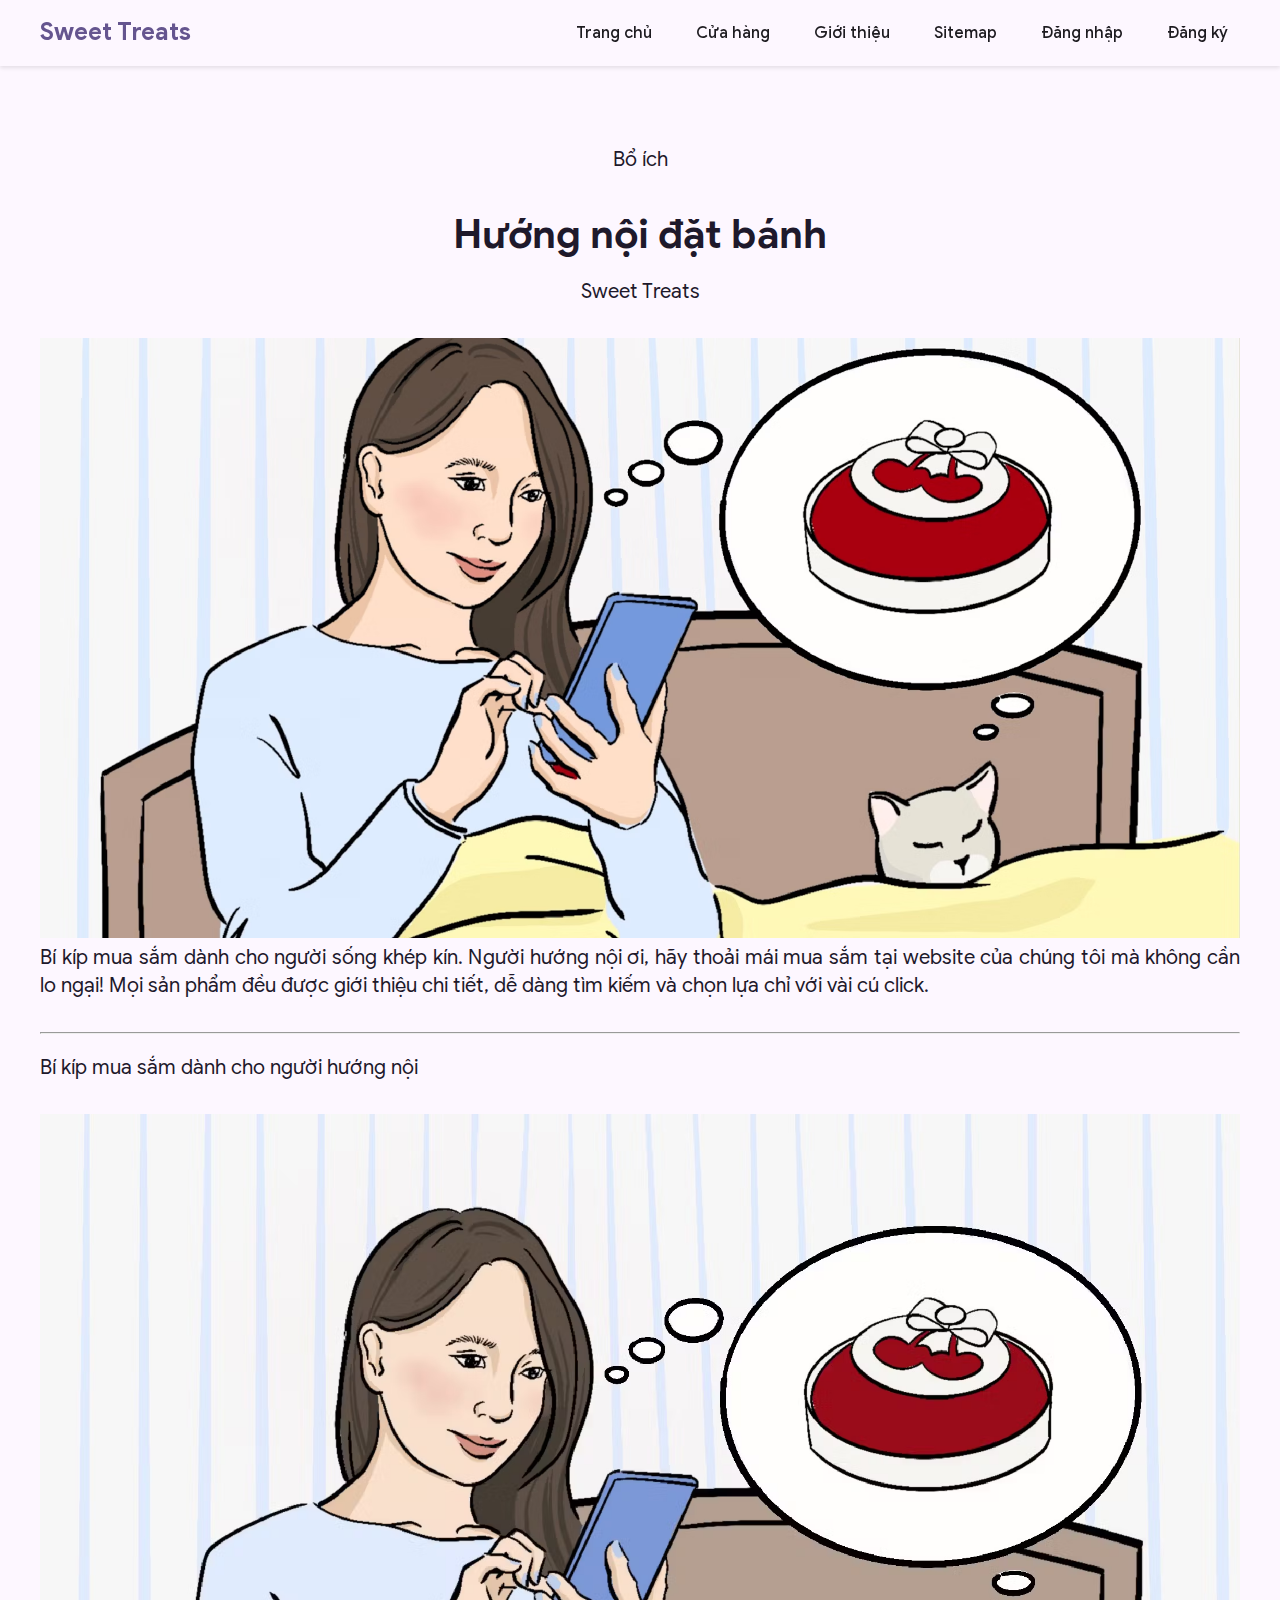
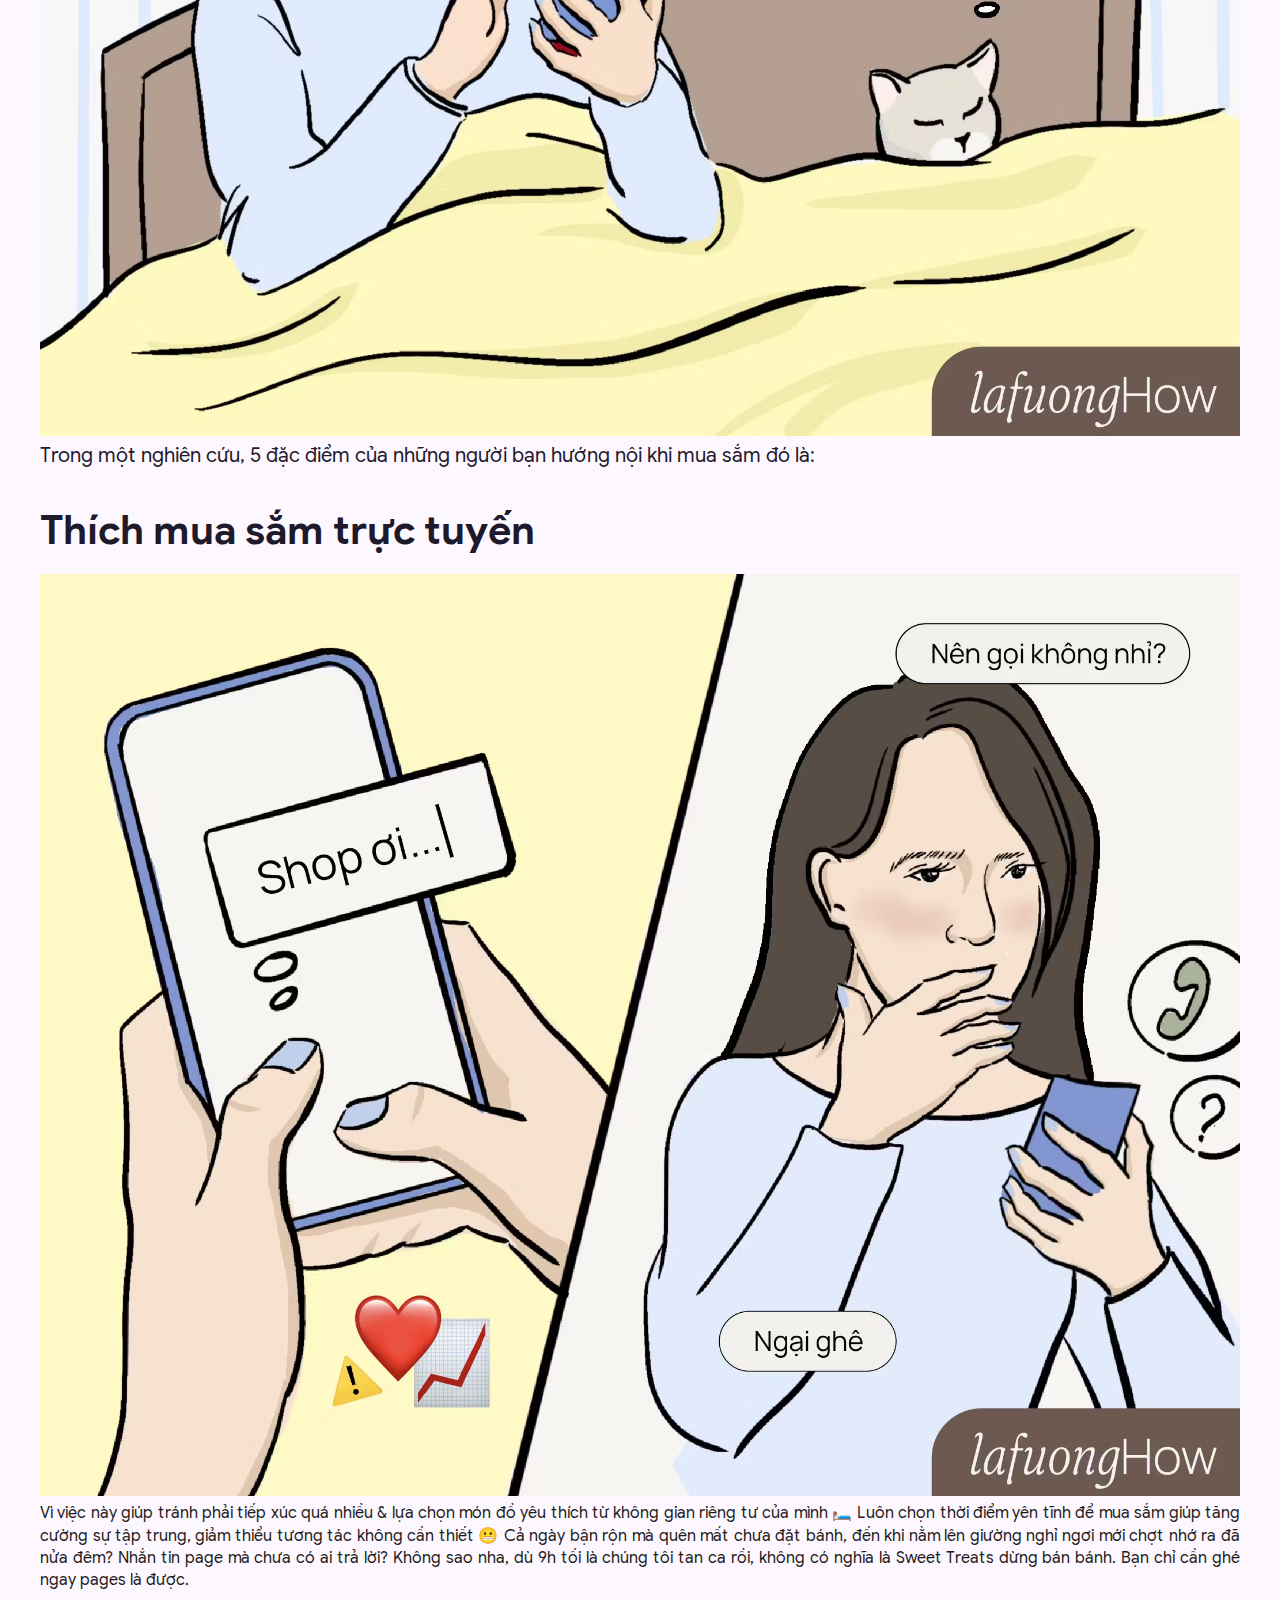
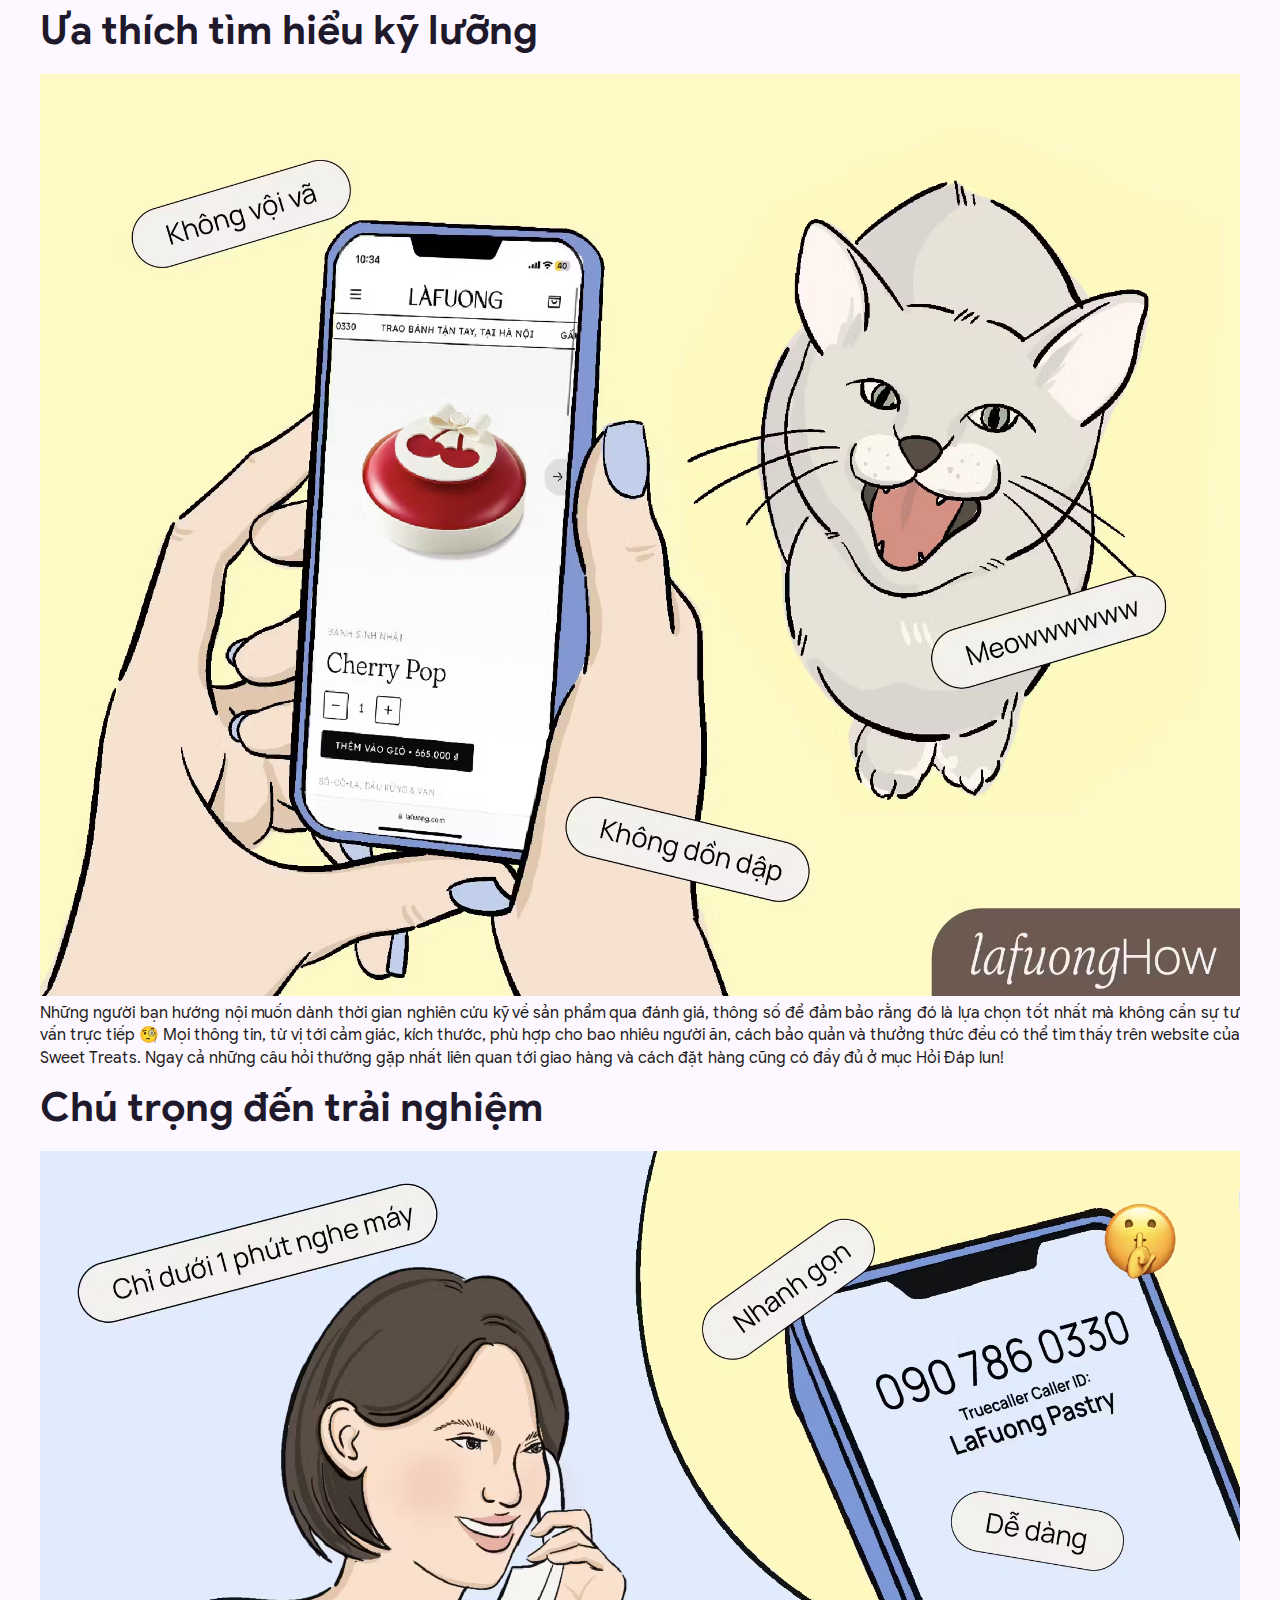
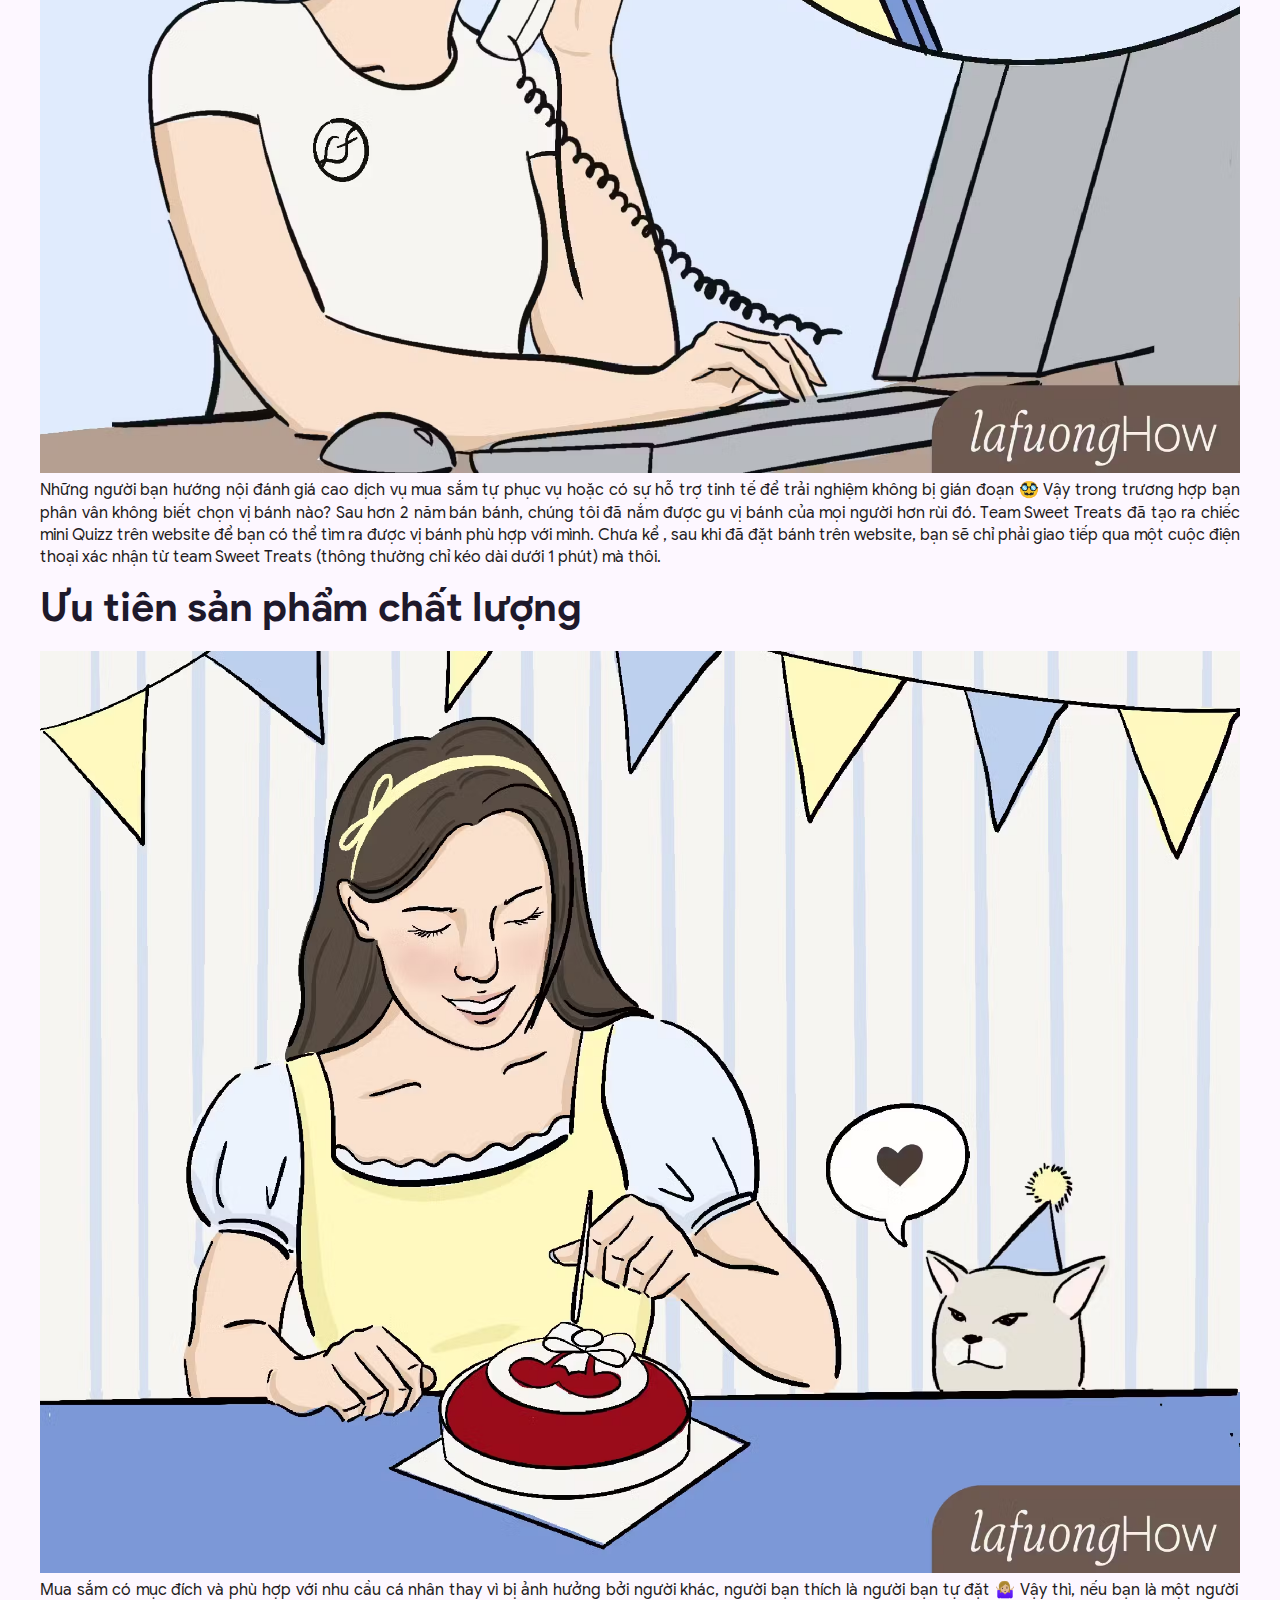
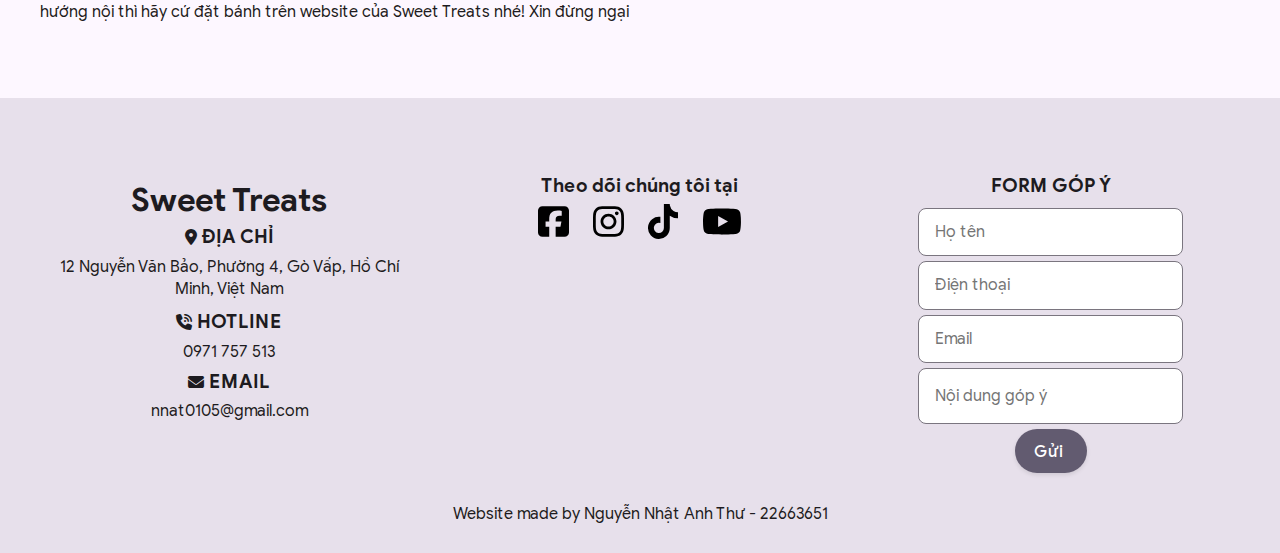
<file: pages/blog1.html>
<!DOCTYPE html>
<html lang="vi">
  <head>
    <meta charset="UTF-8" />
    <meta name="viewport" content="width=device-width, initial-scale=1.0" />
    <title>Blog 1 - Sweet Treats</title>
    <link rel="stylesheet" href="../styles/styles.css" />
    <link rel="stylesheet" href="../styles/responsive.css" />
  </head>
  <body>
    <header class="app-bar">
      <div class="container">
        <h1 class="app-bar-title">Sweet Treats</h1>
        <nav>
          <button class="menu-toggle" aria-label="Toggle menu">
            <i class="fa-solid fa-bars"></i>
          </button>
          <ul class="nav-menu"></ul>
        </nav>
      </div>
    </header>

    <main>
        <section class="cta"  style="background-color: rgb(253,247,255); text-align: justify;">
            <div class="container">
              <div class="text-order">
                <p class="cta-text" style="text-align: center;">Bổ ích</p>
                <h2 class="cta-title" style="text-align: center;">Hướng nội đặt bánh</h2>
                <p class="cta-text" style="text-align: center;">Sweet Treats</p>
                <img src="../assets/images/blog1.png" alt="" width="100%" height="auto">
                <p class="cta-text" style="text-align: justify;">
                  Bí kíp mua sắm dành cho người sống khép kín. Người hướng nội ơi, hãy thoải mái mua sắm tại website của chúng tôi mà không cần lo ngại! Mọi sản phẩm đều được giới thiệu chi tiết, dễ dàng tìm kiếm và chọn lựa chỉ với vài cú click.
                </p>
                <hr>
                <p class="cta-text" style="margin-top: 20px;">Bí kíp mua sắm dành cho người hướng nội</p>
                <img src="../assets/images/blog1-1.png" alt="" width="100%" height="auto">
                <p class="cta-text">Trong một nghiên cứu, 5 đặc điểm của những người bạn hướng nội khi mua sắm đó là:</p>
                <h2 class="cta-title">Thích mua sắm trực tuyến</h2>
                <img src="../assets/images/blog1-2.png" alt="" width="100%" height="auto">
                <p>Vì việc này giúp tránh phải tiếp xúc quá nhiều & lựa chọn món đồ yêu thích từ không gian riêng tư của mình 🛏️ Luôn chọn thời điểm yên tĩnh để mua sắm giúp tăng cường sự tập trung, giảm thiểu tương tác không cần thiết 😬

                  Cả ngày bận rộn mà quên mất chưa đặt bánh, đến khi nằm lên giường nghỉ ngơi mới chợt nhớ ra đã nửa đêm? Nhắn tin page mà chưa có ai trả lời? Không sao nha, dù 9h tối là chúng tôi tan ca rồi, không có nghĩa là Sweet Treats dừng bán bánh. Bạn chỉ cần ghé ngay pages là được.
                </p>
                <h2 class="cta-title" style="margin-top: 10px;">Ưa thích tìm hiểu kỹ lưỡng</h2>
                <img src="../assets/images/blog1-3.png" alt="" width="100%" height="auto">
                <p>Những người bạn hướng nội muốn dành thời gian nghiên cứu kỹ về sản phẩm qua đánh giá, thông số để đảm bảo rằng đó là lựa chọn tốt nhất mà không cần sự tư vấn trực tiếp 🧐

                  Mọi thông tin, từ vị tới cảm giác, kích thước, phù hợp cho bao nhiêu người ăn, cách bảo quản và thưởng thức đều có thể tìm thấy trên website của Sweet Treats. Ngay cả những câu hỏi thường gặp nhất liên quan tới giao hàng và cách đặt hàng cũng có đầy đủ ở mục Hỏi Đáp lun!
                </p>
                <h2 class="cta-title" style="margin-top: 10px;">Chú trọng đến trải nghiệm</h2>
                <img src="../assets/images/blog1-4.png" alt="" width="100%" height="auto">
                <p>Những người bạn hướng nội đánh giá cao dịch vụ mua sắm tự phục vụ hoặc có sự hỗ trợ tinh tế để trải nghiệm không bị gián đoạn 🥸 Vậy trong trương hợp bạn phân vân không biết chọn vị bánh nào?

                  Sau hơn 2 năm bán bánh, chúng tôi đã nắm được gu vị bánh của mọi người hơn rùi đó. Team Sweet Treats đã tạo ra chiếc mini Quizz trên website để bạn có thể tìm ra được vị bánh phù hợp với mình. Chưa kể , sau khi đã đặt bánh trên website, bạn sẽ chỉ phải giao tiếp qua một cuộc điện thoại xác nhận từ team Sweet Treats (thông thường chỉ kéo dài dưới 1 phút) mà thôi.                
                </p>
                <h2 class="cta-title" style="margin-top: 10px;">Ưu tiên sản phẩm chất lượng</h2>
                <img src="../assets/images/blog1-5.png" alt="" width="100%" height="auto">
                <p>Mua sắm có mục đích và phù hợp với nhu cầu cá nhân thay vì bị ảnh hưởng bởi người khác, người bạn thích là người bạn tự đặt 🤷🏼‍♀️

                  Vậy thì, nếu bạn là một người hướng nội thì hãy cứ đặt bánh trên website của Sweet Treats nhé! Xin đừng ngại                
                </p>
              </div>
            </div>
          </section>
    </main>

    <footer>
      <section class="features" style="margin-top: -30px; background-color: var(--md-sys-color-surface-variant);">
        <div class="container">
          <div class="feature-grid">
            <div class="contact">
              <a href="../index.html" style="text-decoration: none;"><h1>Sweet Treats</h1></a>
              <a href="https://www.google.com/maps/place/Tr%C6%B0%E1%BB%9Dng+%C4%90%E1%BA%A1i+h%E1%BB%8Dc+C%C3%B4ng+nghi%E1%BB%87p+TP.HCM/@10.8221589,106.6842705,17z/data=!3m1!4b1!4m6!3m5!1s0x3174deb3ef536f31:0x8b7bb8b7c956157b!8m2!3d10.8221589!4d106.6868454!16s%2Fm%2F02pyzdj?hl=vi-VN&entry=ttu&g_ep=EgoyMDI0MTAyOS4wIKXMDSoASAFQAw%3D%3D" style="text-decoration: none;">
                <div class="address" style="display: flex; align-items: center; justify-content: center;">
                  <i class="fa-solid fa-location-dot"></i>
                  <h3 style="margin-left: 5px; margin-top: 2px;">ĐỊA CHỈ</h3>
                </div>
                <p style="margin-top: 5px; margin-bottom: 7px;">12 Nguyễn Văn Bảo, Phường 4, Gò Vấp, Hồ Chí Minh, Việt Nam</p>
              </a>
              
              <a href="https://www.call.com/" style="text-decoration: none;">
                <div class="hotline" style="display: flex; margin-top: 5px; align-items: center; justify-content: center;">
                  <i class="fa-solid fa-phone-volume"></i>
                  <h3 style="margin-left: 5px; margin-top: 2px;">HOTLINE</h3>
                </div>
                <p style="margin-top: 5px;">0971 757 513</p>
              </a>
              
              <a href="https://mail.google.com/" style="text-decoration: none;">
                <div class="email" style="display: flex; margin-top: 5px; align-items: center; justify-content: center;">
                  <i class="fa-solid fa-envelope"></i>
                  <h3 style="margin-left: 5px; margin-top: 1px;">EMAIL</h3>
                </div>
                <p style="margin-top: 5px;">nnat0105@gmail.com</p>
              </a>
            </div>
        
            <div class="social">
              <h3 style="margin-top: -5px;">Theo dõi chúng tôi tại</h3>
              <div class="logo-social" style="text-align: center; margin-top: 5px;">
                <a href="https://www.facebook.com/"><img style="height: 35px; margin-right: 20px;" src="../assets/icons/square-facebook-brands-solid.svg" alt=""></a>
                <a href="https://www.instagram.com/"><img style="height: 35px; margin-right: 20px;" src="../assets/icons/instagram-brands-solid.svg" alt=""></a>
                <a href="https://www.tiktok.com/"><img style="height: 35px; margin-right: 20px;" src="../assets/icons/tiktok-brands-solid.svg" alt=""></a>
                <a href="https://www.youtube.com/"><img style="height: 35px;" src="../assets/icons/youtube-brands-solid.svg" alt=""></a>
              </div>
            </div>

            <div class="form">
              <h3 style="margin-top: -5px;">FORM GÓP Ý</h3>
              <form action="" style="margin-top: -15px;">
                <input id="txtHT" class="form-input" type="text" placeholder="Họ tên">
                <br>
                <input id="txtDT" class="form-input" style="margin-top: 5px;" type="phone" placeholder="Điện thoại">
                <br>
                <input id="txtEmail" class="form-input" style="margin-top: 5px;" type="text" placeholder="Email">
                <br>
                <input class="form-input" style="margin-top: 5px; height: 30px;" type="text" placeholder="Nội dung góp ý">
                <br>
                <a class="btn btn-secondary" style="margin-top: 5px; height: 20px;"><span style="margin-left: -5px; color: white;" id="btnSend">Gửi</span></a>
              </form>
            </div>
          </div>
        </div>
      </section>
      <p style="margin-top: -50px;">Website made by Nguyễn Nhật Anh Thư - 22663651</p>
    </footer>

    <script type="module" src="../scripts/main.js"></script>
  </body>
</html>
</file>
<file: styles/responsive.css>
/* Hide menu-toggle by default */
.menu-toggle {
  display: none;
}

@media (max-width: 768px) {
  .faq-container {
    width: 93%;
  }
  .search-bar input {
    width: 93%;
    margin-bottom: -10px;
  }
  .product-detail-content {
    flex-direction: column;
  }

  .product-detail-image {
    max-width: 100%;
    margin-bottom: 24px;
    height: auto; /* Allow image to resize based on content */
  }

  .product-detail-image img {
    width: 100%;
    height: auto; /* Maintain aspect ratio */
  }
  
  .app-bar {
    position: relative;
  }

  .app-bar .container {
    flex-direction: row;
    justify-content: space-between;
    align-items: center;
    padding: 1rem;
  }

  .app-bar-title-wrapper {
    display: flex;
    align-items: center;
  }

  .menu-toggle {
    margin-left: 1rem;
  }

  .nav-menu {
    position: absolute;
    margin: 10px;
    padding: 2rem;
    top: 100%;
    left: 0;
    right: 0;
    background-color: var(--md-sys-color-surface);
    box-shadow: 0 5px 10px rgba(0, 0, 0, 0.1);
    border-radius: 16px;
    max-height: 0;
    overflow: hidden;
    transition: max-height 0.3s ease-out, opacity 0.3s ease-out;
    opacity: 0;
    z-index: 1000;
    display: flex;
    flex-direction: column;
    align-items: center;
  }

  .nav-menu.active {
    max-height: 500px;
    opacity: 1;
  }

  .nav-menu li {
    opacity: 0;
    transform: translateY(-10px);
    transition: opacity 0.3s ease, transform 0.3s ease;
    width: 100%;
    margin-bottom: 1rem;
    text-align: center;
  }

  .nav-menu.active li {
    opacity: 1;
    transform: translateY(0);
    transition-delay: 0.1s;
  }

  .nav-menu li:last-child {
    margin-bottom: 0;
  }

  .nav-menu .nav-link {
    display: block;
    width: 100%;
    padding: 0.5rem 0;
  }

  .menu-toggle {
    display: flex;
    align-items: center;
    justify-content: center;
    width: 48px;
    height: 48px;
    background-color: transparent;
    border: none;
    border-radius: 50%;
    cursor: pointer;
    transition: color 0.3s ease;
  }

  .menu-toggle:hover {
    color: var(--md-sys-color-primary);
  }

  .menu-toggle .bar {
    width: 24px;
    height: 2px;
    background-color: var(--md-sys-color-on-surface);
    position: relative;
    transition: all 0.3s ease;
  }

  .menu-toggle .bar::before,
  .menu-toggle .bar::after {
    content: "";
    position: absolute;
    width: 24px;
    height: 2px;
    background-color: var(--md-sys-color-on-surface);
    transition: all 0.3s ease;
  }

  .menu-toggle .bar::before {
    transform: translateY(-6px);
  }

  .menu-toggle .bar::after {
    transform: translateY(6px);
  }

  .menu-toggle.active .bar {
    background-color: transparent;
  }

  .menu-toggle.active .bar::before {
    transform: rotate(45deg);
  }

  .menu-toggle.active .bar::after {
    transform: rotate(-45deg);
  }

  .hero .container {
    flex-direction: column;
  }

  .hero-title {
    font-size: 2.5rem;
  }

  .feature-grid {
    grid-template-columns: 1fr;
  }

  .cta-title {
    font-size: 2rem;
  }

  .product-grid {
    grid-template-columns: repeat(auto-fill, minmax(200px, 1fr));
  }

  .filters {
    flex-direction: column;
  }

  .filters select {
    width: 100%;
  }
}

@media (max-width: 480px) {
  .faq-container {
    width: 90%;
  }
  .search-bar input {
    width: 93%;
    margin-bottom: -10px;
  }
  .product-detail-image {
    max-width: 100%;
    height: auto;
    margin-bottom: 16px;
  }
  
  .product-detail-image img {
    width: 100%;
    height: auto;
  }
  
  .hero-title {
    font-size: 2rem;
  }

  .section-title {
    font-size: 2rem;
  }

  .form-container {
    padding: 24px;
  }

  .product-grid {
    grid-template-columns: 1fr;
  }

  .product-item img {
    height: 150px;
  }

  .pagination button {
    padding: 6px 12px;
    font-size: 0.75rem;
  }
}

.menu-overlay {
  display: none;
  position: fixed;
  top: 0;
  left: 0;
  right: 0;
  bottom: 0;
  background-color: rgba(0, 0, 0, 0.5);
  opacity: 0;
  transition: opacity 0.3s ease;
  z-index: 999;
}

.menu-overlay.active {
  display: block;
  opacity: 1;
}
</file>
<file: styles/styles.css>
@import "base.css";
@import "components.css";
@import "responsive.css";
@import "../assets/font-awesome/css/all.min.css";

/* App Bar */
.app-bar {
  background-color: var(--md-sys-color-surface);
  box-shadow: 0 2px 4px rgba(0, 0, 0, 0.1);
  position: sticky;
  top: 0;
  z-index: 1000;
}

.app-bar .container {
  display: flex;
  justify-content: space-between;
  align-items: center;
  padding: 1rem;
}

.app-bar-title {
  font-size: 1.5rem;
  font-weight: 700;
  color: var(--md-sys-color-primary);
  margin: 0;
}

.app-bar-title a {
  color: inherit;
  text-decoration: none;
}

.app-bar-title a:hover {
  text-decoration: none;
}

.nav-menu {
  display: flex;
  gap: 20px;
  list-style: none;
  padding: 0;
}

.nav-link {
  color: var(--md-sys-color-on-surface);
  font-weight: 500;
  text-decoration: none;
  transition: color 0.5s ease, background-color 0.5s ease;
  padding: 8px 12px;
  border-radius: 20px;
}

.nav-link:hover {
  background-color: var(--md-sys-color-primary-container);
  color: var(--md-sys-color-on-primary-container);
}

.welcome-message {
  color: var(--md-sys-color-secondary);
  font-weight: 500;
  text-decoration: none;
  transition: color 0.5s ease, background-color 0.5s ease;
  padding: 8px 12px;
  border-radius: 20px;
}

.welcome-message:hover {
  background-color: var(--md-sys-color-tertiary-container);
  color: var(--md-sys-color-on-tertiary-container);
}

/* Hero Section */
.hero {
  padding: 120px 0 80px;
  background-color: var(--md-sys-color-surface-variant);
}

.hero .container {
  display: flex;
  align-items: center;
  gap: 40px;
}

.hero-content {
  flex: 1;
}

.hero-title {
  font-size: 3rem;
  margin-bottom: 16px;
  line-height: 1.2; /* Thêm line-height cụ thể */
}

.hero-subtitle {
  font-size: 1.25rem;
  color: var(--md-sys-color-on-surface-variant);
  margin-bottom: 32px;
  line-height: 1.4; /* Thêm line-height cụ thể */
}

.hero-image {
  flex: 1;
}

.hero-image img {
  max-width: 100%;
  height: auto;
  border-radius: 16px;
  box-shadow: 0 4px 6px rgba(0, 0, 0, 0.1);
}

.products {
  padding: 90px 0 80px;
  background-color: var(--md-sys-color-surface);
}

/* Features Section */
.features {
  padding: 80px 0;
  background-color: var(--md-sys-color-background);
}

.section-title {
  text-align: center;
  font-size: 2.5rem;
  color: var(--md-sys-color-on-background);
  margin-bottom: 30px;
}

.feature-grid {
  display: grid;
  grid-template-columns: repeat(auto-fit, minmax(300px, 1fr));
  gap: 32px;
}

.feature-card {
  background-color: var(--md-sys-color-surface);
  border-radius: 16px;
  padding: 24px;
  text-align: center;
  box-shadow: 0 4px 6px rgba(0, 0, 0, 0.1);
  transition: transform 0.3s ease, box-shadow 0.3s ease;
}

.feature-card:hover {
  transform: translateY(-5px);
  box-shadow: 0 6px 12px rgba(0, 0, 0, 0.15);
}

.feature-card img {
  max-width: 100%;
  height: auto;
  border-radius: 8px;
  margin-bottom: 16px;
}

.feature-card h3 {
  font-size: 1.5rem;
  color: var(--md-sys-color-on-surface);
  margin-bottom: 12px;
}

/* CTA Section */
.cta {
  background-color: var(--md-sys-color-secondary-container);
  padding: 80px 0;
  text-align: center;
}

.cta-title {
  font-size: 2.5rem;
  color: var(--md-sys-color-on-secondary-container);
  margin-bottom: 16px;
}

.cta-text {
  font-size: 1.25rem;
  color: var(--md-sys-color-on-secondary-container);
  margin-bottom: 32px;
}

/* Footer */
footer {
  background-color: var(--md-sys-color-surface);
  color: var(--md-sys-color-on-surface);
  padding: 24px 0;
  text-align: center;
  margin-top: auto;
}

.menu-toggle i {
  transition: transform 0.3s ease;
}

.menu-toggle i.fa-times {
  transform: rotate(180deg);
}

#clear-filters {
  text-decoration: none;
  color: var(--md-sys-color-secondary); /* Màu xanh dương cho liên kết */
  margin-left: 10px; /* Tạo khoảng cách với các phần tử khác */
  font-size: 14px;
  background-color: transparent; /* Đặt nền trong suốt */
  padding: 8px 0; /* Thêm padding trên dưới để tăng vùng bấm */
  border: none; /* Loại bỏ viền */
  cursor: pointer; /* Biến con trỏ thành hình bàn tay khi di chuột qua */
  transition: color 0.3s ease; /* Hiệu ứng chuyển đổi màu khi hover */
}

#clear-filters:hover {
  text-decoration: underline;
  background-color: transparent; /* Giữ nền trong suốt khi hover */
  color: var(--md-sys-color-secondary-dark); /* Màu đậm hơn khi hover */
}

.filters {
  display: flex;
  align-items: center; /* Căn giữa các phần tử con theo chiều dọc */
  gap: 10px; /* Tạo khoảng cách giữa các phần tử con */
}

.cart-page {
  background-color: var(--md-sys-color-surface);
  padding: 120px 0 80px;
  min-height: 100vh;
}

.product-detail {
  min-height: 100vh;
  padding: 40px 0;
  overflow-y: auto;
  background-color: var(--md-sys-color-surface);
}

.product-detail-content {
  display: flex;
  gap: 40px;
  height: 100%;
}

.product-detail-image {
  flex: 0 0 50%;
  max-width: 50%;
  position: relative;
  height: 400px;
  border-radius: 16px;
}

.product-detail-image img {
  width: 100%;
  height: 100%;
  object-fit: cover;
  box-shadow: 0 4px 6px rgba(0, 0, 0, 0.1);
}

.product-detail-info {
  flex: 1;
  overflow-y: auto;
  padding-right: 20px;
}

.product-detail-name {
  font-size: 2rem;
  font-weight: bold;
  color: var(--md-sys-color-on-surface);
  margin-bottom: 16px;
}

.product-detail-description {
  color: var(--md-sys-color-on-surface-variant);
  margin-bottom: 24px;
}

.product-detail-author,
.product-detail-tags,
.product-detail-status,
.product-detail-type {
  display: flex;
  align-items: center;
  margin-bottom: 16px;
}

.product-detail-label {
  font-weight: 600;
  margin-right: 8px;
}

.product-detail-tags .tag-container {
  display: flex;
  flex-wrap: wrap;
  gap: 8px;
}

.product-detail-type span {
  display: flex;
  align-items: center;
  padding: 4px 12px;
  border-radius: 16px;
  font-size: 0.875rem;
}

.product-detail-type .premium {
  background-color: var(--md-sys-color-tertiary-container);
  color: var(--md-sys-color-on-tertiary-container);
}

.product-detail-type .free {
  background-color: var(--md-sys-color-secondary-container);
  color: var(--md-sys-color-on-secondary-container);
}

.product-detail-stats {
  display: flex;
  gap: 16px;
  margin-bottom: 24px;
}

.product-detail-stat {
  display: flex;
  align-items: center;
}

.product-detail-stat svg {
  width: 20px;
  height: 20px;
  margin-right: 4px;
}

.product-detail-rating {
  margin-bottom: 24px;
}

.product-detail-rating-label {
  font-weight: 600;
  margin-right: 8px;
}

.product-detail-rating-stars {
  display: flex;
}

.product-detail-rating-stars button {
  background: none;
  border: none;
  cursor: pointer;
  padding: 0;
  margin-right: 4px;
}

.product-detail-dates {
  font-size: 0.875rem;
  color: var(--md-sys-color-on-surface-variant);
}

.product-detail .add-to-cart-btn {
  width: auto;
  padding: 12px 24px;
  background-color: var(--md-sys-color-primary);
  color: var(--md-sys-color-on-primary);
  border: none;
  border-radius: 9999px;
  font-size: 1rem;
  font-weight: 500;
  cursor: pointer;
  transition: background-color 0.5s ease, color 0.5s ease;
}

.product-detail .add-to-cart-btn:hover {
  background-color: var(--md-sys-color-primary-container);
  color: var(--md-sys-color-on-primary-container);
}

.product-detail-price {
  font-size: 1.5rem;
  font-weight: 600;
  color: var(--md-sys-color-on-surface);
  margin-bottom: 16px;
}

.product-detail-stock {
  font-size: 1.25rem;
  color: var(--md-sys-color-on-surface-variant);
  margin-bottom: 16px;
}

.product-detail-description {
  font-size: 1.25rem;
  color: var(--md-sys-color-on-surface-variant);
  margin-bottom: 16px;
}

.product-detail .add-to-cart-btn:disabled {
  background-color: var(--md-sys-color-outline);
  cursor: not-allowed;
}

@media (max-width: 768px) {
  .product-detail-content {
    flex-direction: column;
    height: auto;
  }

  .product-detail-image {
    max-width: 100%;
    height: 300px;
    margin-bottom: 24px;
    border-radius: 16px;
  }

  .product-detail-info {
    padding-right: 0;
  }
}

.marquee {
  background-color: var(--md-sys-color-surface);
  padding: 10px 0;
  overflow: hidden;
}

.marquee p {
  white-space: nowrap;
  display: inline-block;
  padding-left: 100%;
  animation: marquee 25s linear infinite;
}

@keyframes marquee {
  0% {
    transform: translate(0, 0);
  }
  100% {
    transform: translate(-100%, 0);
  }
}

.banner {
  width: 100%;
  height: 100vh;
  overflow: hidden;
  position: relative;
}

.banner-container {
  display: flex;
  transition: transform 0.5s ease;
  width: 400%; /* Giữ nguyên chiều rộng 400% cho 4 ảnh */
  height: 100%; /* Đảm bảo container có chiều cao 100% */
}

.banner-image {
  width: 25%; /* Giữ nguyên chiều rộng 25% cho mỗi ảnh */
  height: 100%;
  object-fit: cover; /* Đảm bảo ảnh lấp đầy container và có thể bị cắt */
  flex-shrink: 0;
}
.marquee .img {
  white-space: nowrap;
  display: inline-block;
  padding-left: 100%;
  animation: marquee 45s linear infinite;
}
.product-detail-image {
  flex: 0 0 50%;
  max-width: 50%;
  position: relative;
  height: auto; /* Allow the height to adjust automatically */
  border-radius: 16px;
}

.product-detail-image img {
  width: 100%;
  height: auto; /* Adjust height automatically */
  object-fit: contain; /* Display the full image without cropping */
  border-radius: 16px;
  box-shadow: 0 4px 6px rgba(0, 0, 0, 0.1);
}
.product-item img {
  width: 100%;
  height: auto;
}
</file>
